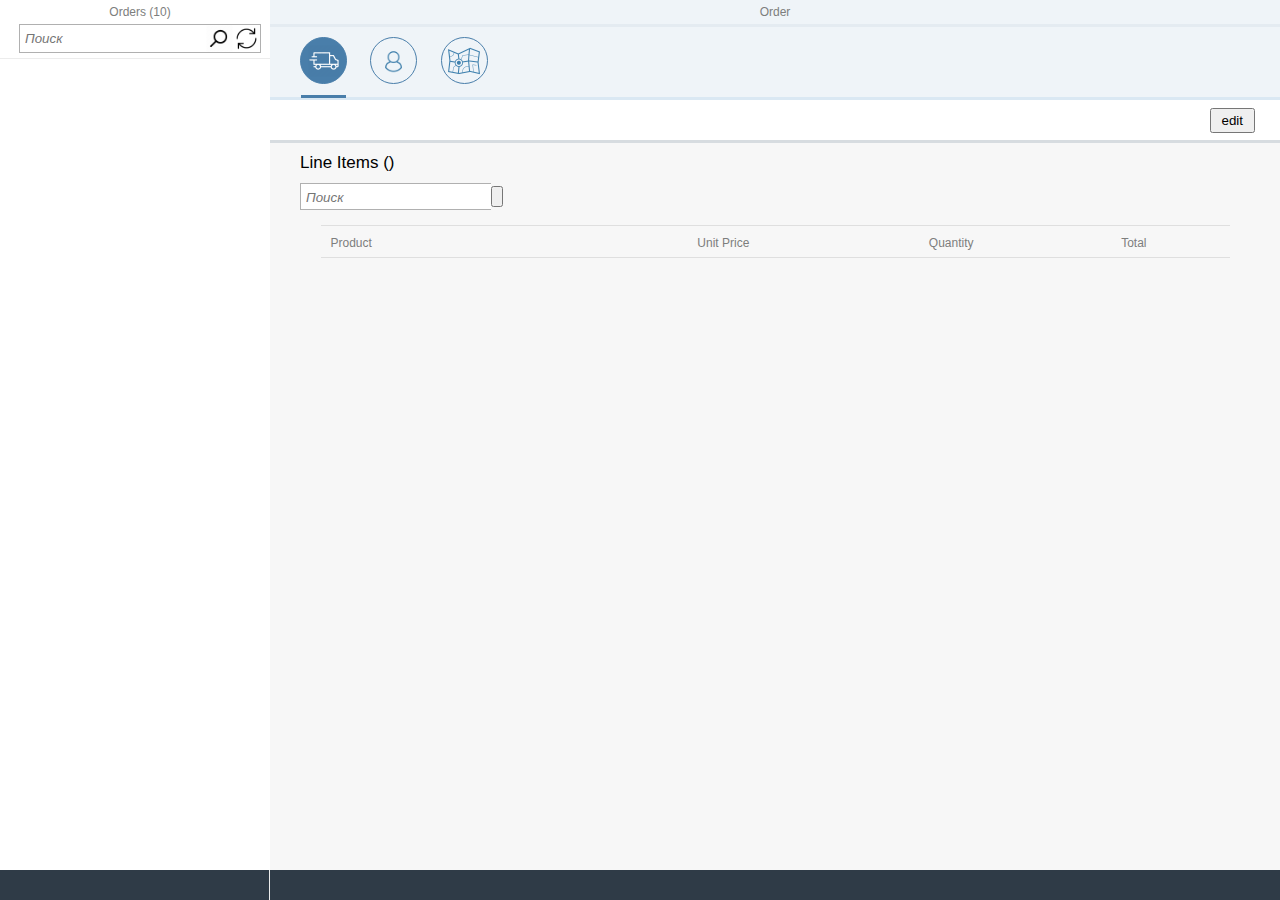
<file: index.html>
<!doctype html>
<html lang="en">
<head>
    <meta charset="UTF-8">
    <meta name="viewport"
          content="width=device-width, user-scalable=no, initial-scale=1.0, maximum-scale=1.0, minimum-scale=1.0">
    <meta http-equiv="X-UA-Compatible" content="ie=edge">
    <title>HW 4</title>
    <link rel="stylesheet" href="https://use.fontawesome.com/releases/v5.0.13/css/all.css"
          integrity="sha384-DNOHZ68U8hZfKXOrtjWvjxusGo9WQnrNx2sqG0tfsghAvtVlRW3tvkXWZh58N9jp" crossorigin="anonymous">
    <link rel="stylesheet" href="css/style.css">
    <script src="https://api-maps.yandex.ru/2.0-stable/?load=package.standard&lang=ru-RU"
            type="text/javascript"></script>

    <link rel="import" href="templates/clientInfoForm.html">
    <link rel="import" href="templates/orderItem.html">
    <link rel="import" href="templates/orderInfo.html">
    <link rel="import" href="templates/shipInfoForm.html">
    <link rel="import" href="templates/orderCreationWindow.html">
    <link rel="import" href="templates/productCreationWindow.html">

</head>
<body id="body">
<aside class="orders">
    <div class="content-wrapper">
        <header>
            <div>
                <a href="#"><i class="fas fa-chevron-left"></i></a>
                <h4>Orders (<span>10</span>)</h4></div>
            <div><input id="searchOrder" class="search" type="text" placeholder="Поиск">
                <a id="orderSearchButton" class="search-for-order" href="#"></a>
                <a id="updateButton" class="refresh-orders" href="#"></a></div>
        </header>
        <section id="allOrders" class="all-orders">
        </section>
    </div>
    <footer>
        <a id="openOrderCreationWindow" href="#orderCreationWindow"><i class="fas fa-plus"></i></a>
        <a href="#"><i class="fas fa-caret-down"></i></a>
        <a href="#"><i class="fas fa-align-justify"></i></a>
    </footer>
</aside>
<article class="current-order">
    <div class="content-wrapper" id="orderWrapper">
        <header id="orderHeader">
            <h4>Order</h4>
        </header>
        <main id="main">
            <div id="orderTitle">

            </div>
            <div class="control-buttons">
                <a id="truckButton" class="address-info selected-address-info" href="#"></a>
                <a id="clientButton" class="client-info" href="#"></a>
                <a id="mapButton" class="address-map" href="#"></a>
            </div>
            <div class="info-about-order" id="infoAboutOrder">
                <div class="buttons">
                    <button id="editButton">edit</button>
                    <button id="saveButton" class="invisibility">save</button>
                </div>
            </div>
            <div class="line-items">
                <div>
                    <h3>Line Items (<span id="numOfProducts"></span>)</h3>
                    <input class="product-search search" id="searchProduct" type="text" placeholder="Поиск"><!--
                    --><button id="productSearchButton"><i class="fas fa-search" data-fa-transform="rotate-180"></i>
                    </button>
                    <a id="openProductCreationWindow" href="#productCreationWindow"><i class="fas fa-plus"></i></a>
                </div>

                <table id="productList" class="product-list">
                    <thead id="titleOfProductList">
                    <tr id="headRow">
                        <th data-type="string">Product
                            <i class="fas fa-caret-up"></i>
                            <i class="fas fa-caret-down"></i>
                        </th>
                        <th data-type="number">Unit Price
                            <i class="fas fa-caret-up"></i>
                            <i class="fas fa-caret-down"></i>
                        </th>
                        <th data-type="number">Quantity
                            <i class="fas fa-caret-up"></i>
                            <i class="fas fa-caret-down"></i>
                        </th>
                        <th data-type="number">Total
                            <i class="fas fa-caret-up"></i>
                            <i class="fas fa-caret-down"></i>
                        </th>
                        <th></th>
                    </tr>
                    </thead>
                    <tbody id="bodyOfProductList"></tbody>
                </table>
                <div class="line"></div>
            </div>
        </main>
    </div>
    <footer>
        <a id="deleteOrder" href="#"><i class="far fa-trash-alt"></i></a>
        <a href="#"><i class="far fa-envelope"></i></a>
    </footer>
</article>

<script src="js/View.js"></script>
<script src="js/PopupView.js"></script>
<script src="js/Model.js"></script>
<script src="js/Controller.js"></script>

</body>
</html>
</file>
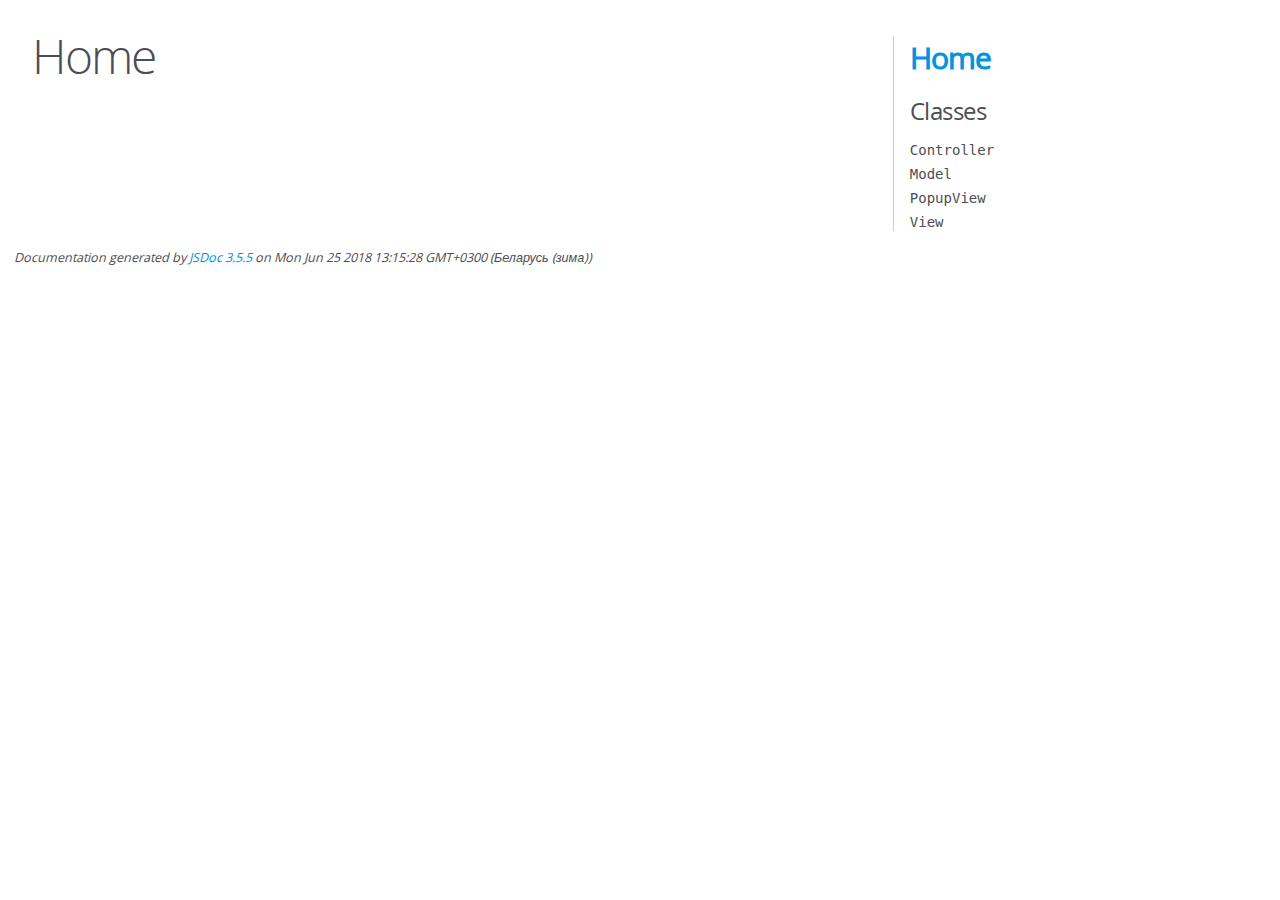
<file: out/index.html>
<!DOCTYPE html>
<html lang="en">
<head>
    <meta charset="utf-8">
    <title>JSDoc: Home</title>

    <script src="scripts/prettify/prettify.js"> </script>
    <script src="scripts/prettify/lang-css.js"> </script>
    <!--[if lt IE 9]>
      <script src="//html5shiv.googlecode.com/svn/trunk/html5.js"></script>
    <![endif]-->
    <link type="text/css" rel="stylesheet" href="styles/prettify-tomorrow.css">
    <link type="text/css" rel="stylesheet" href="styles/jsdoc-default.css">
</head>

<body>

<div id="main">

    <h1 class="page-title">Home</h1>

    



    


    <h3> </h3>










    









</div>

<nav>
    <h2><a href="index.html">Home</a></h2><h3>Classes</h3><ul><li><a href="Controller.html">Controller</a></li><li><a href="Model.html">Model</a></li><li><a href="PopupView.html">PopupView</a></li><li><a href="View.html">View</a></li></ul>
</nav>

<br class="clear">

<footer>
    Documentation generated by <a href="https://github.com/jsdoc3/jsdoc">JSDoc 3.5.5</a> on Mon Jun 25 2018 13:15:28 GMT+0300 (Беларусь (зима))
</footer>

<script> prettyPrint(); </script>
<script src="scripts/linenumber.js"> </script>
</body>
</html>
</file>
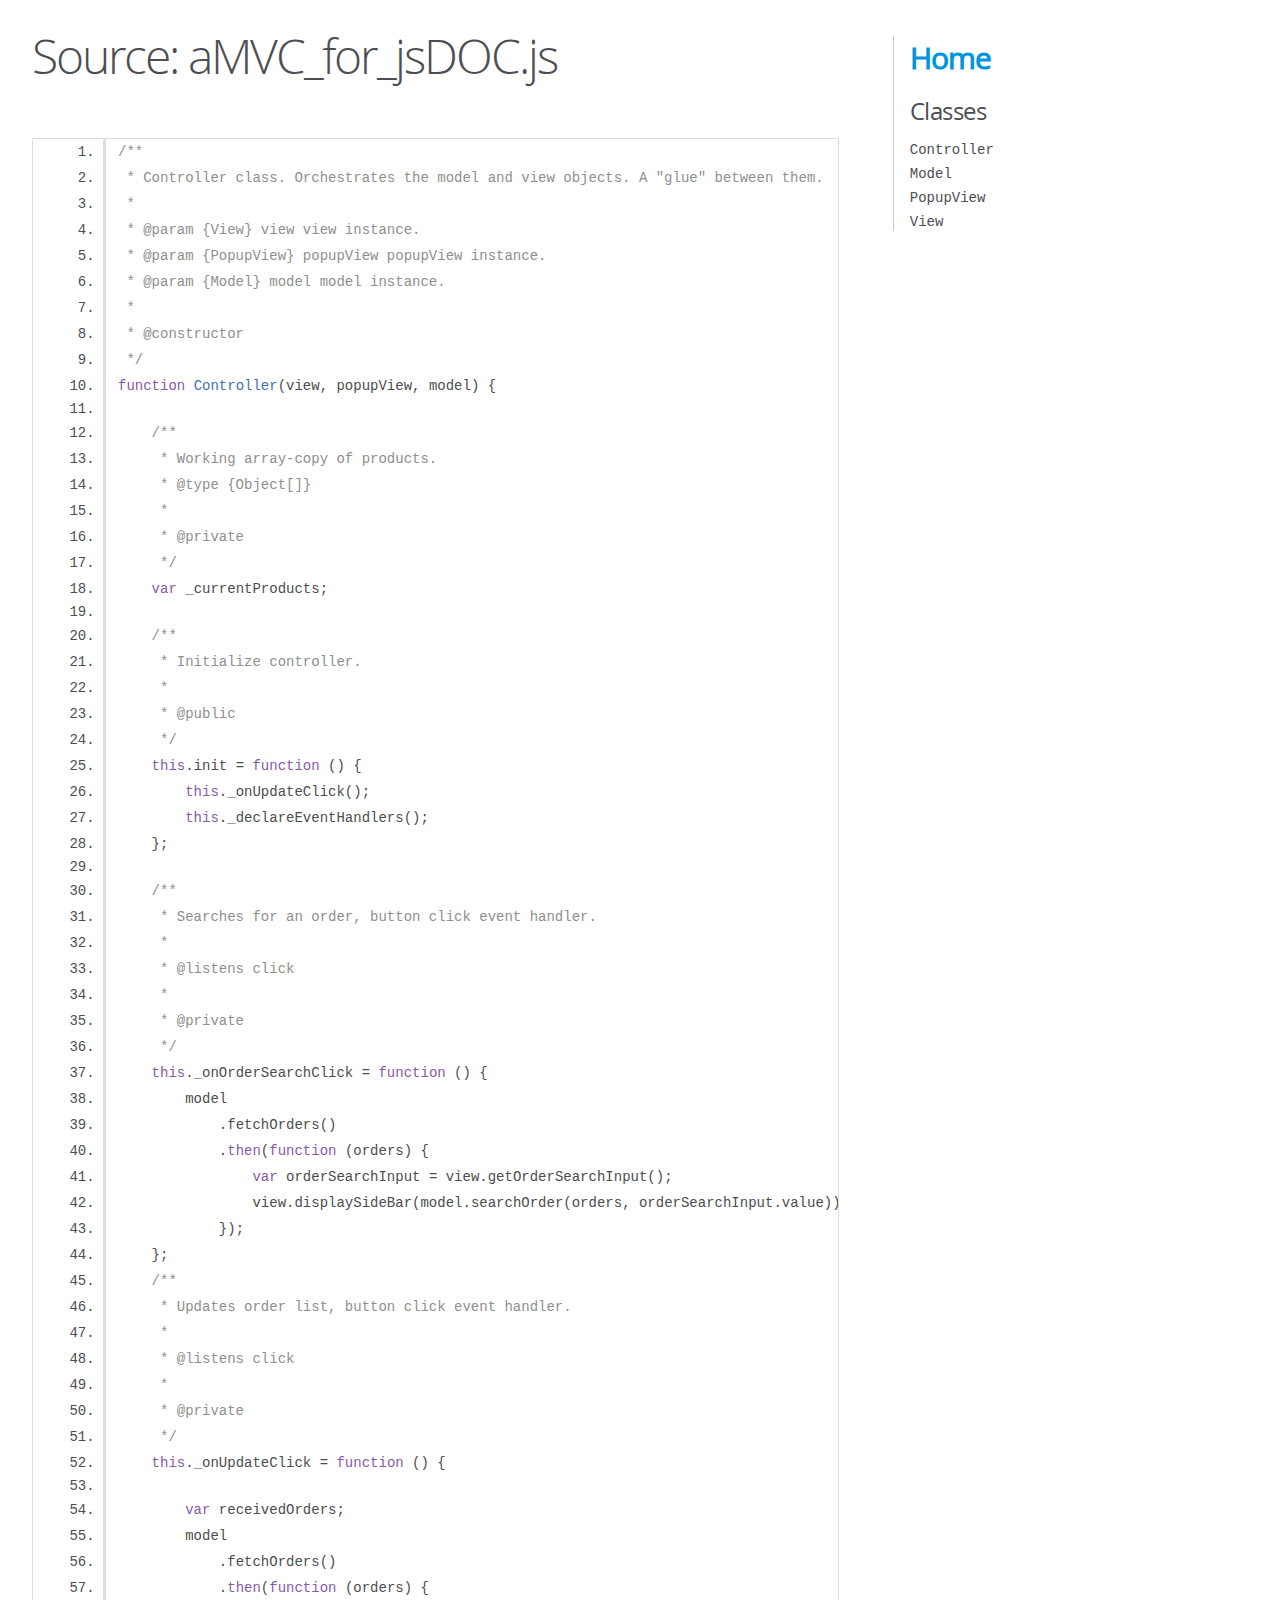
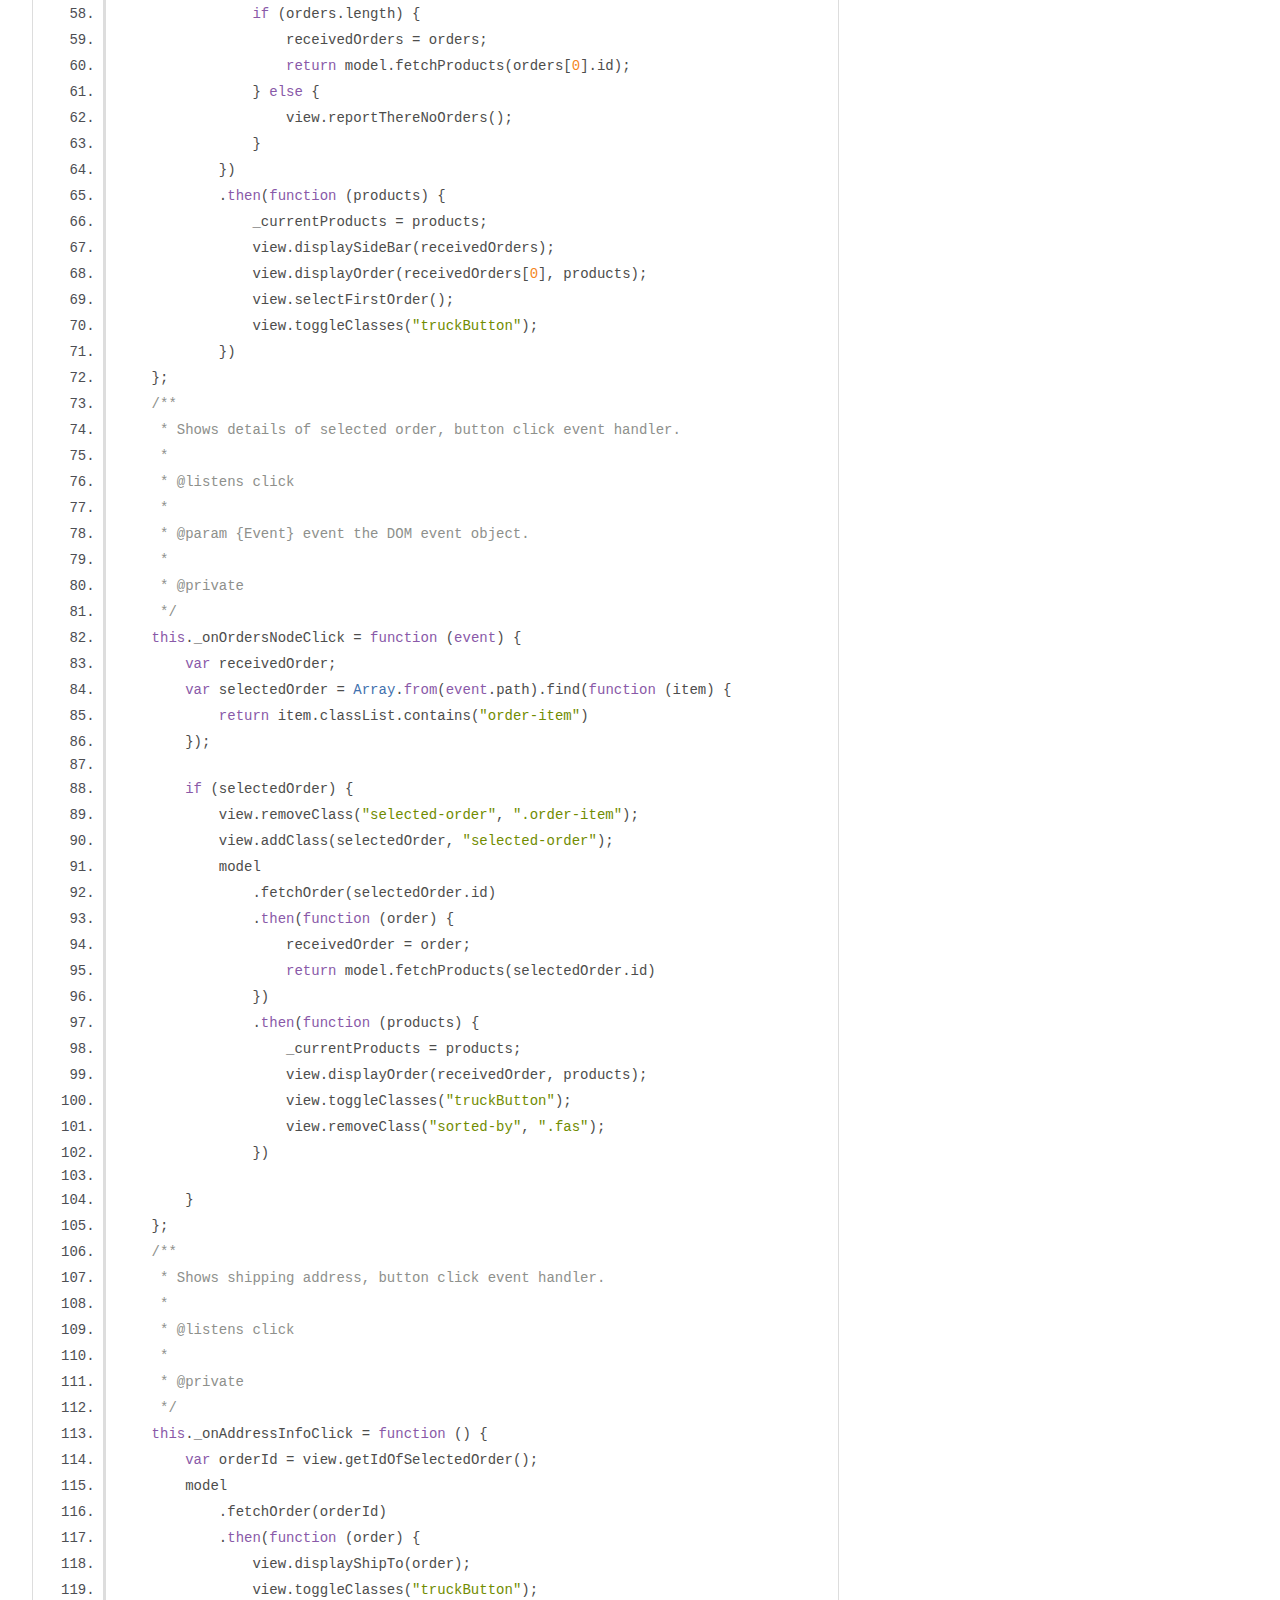
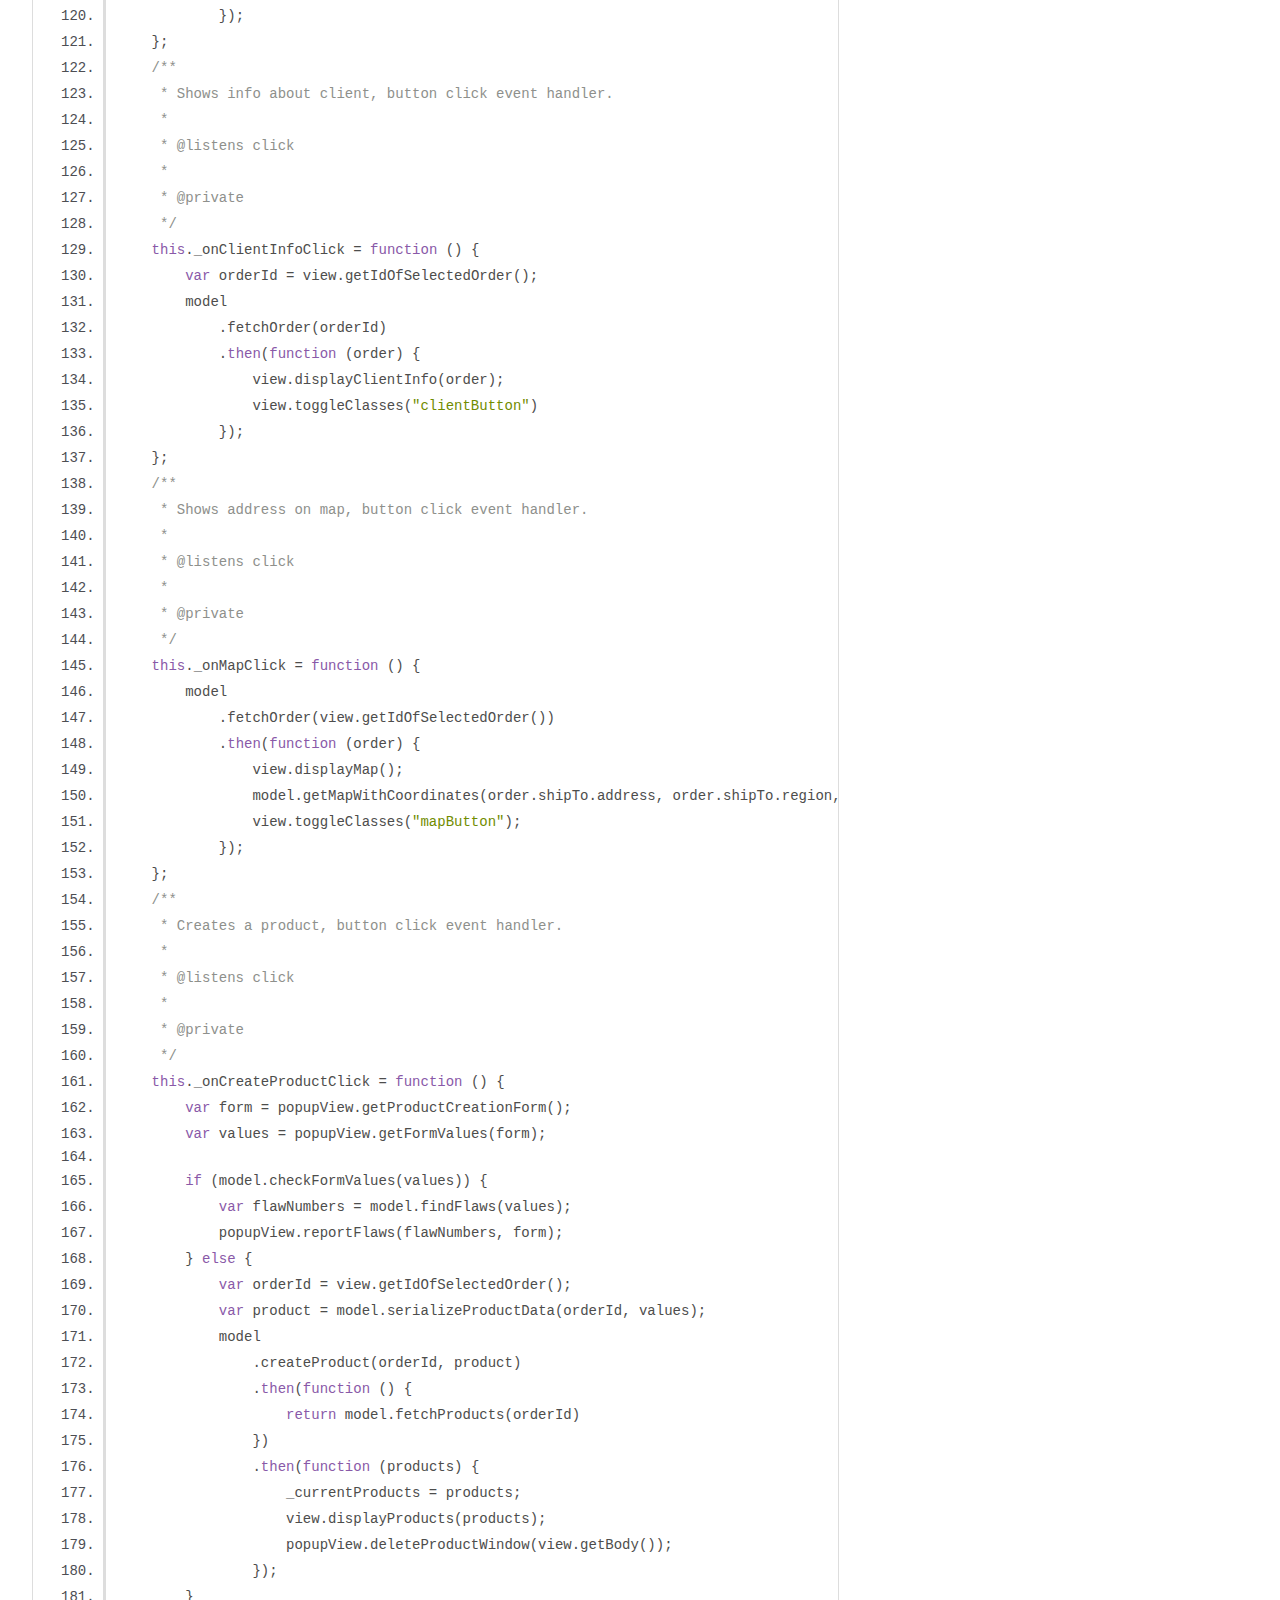
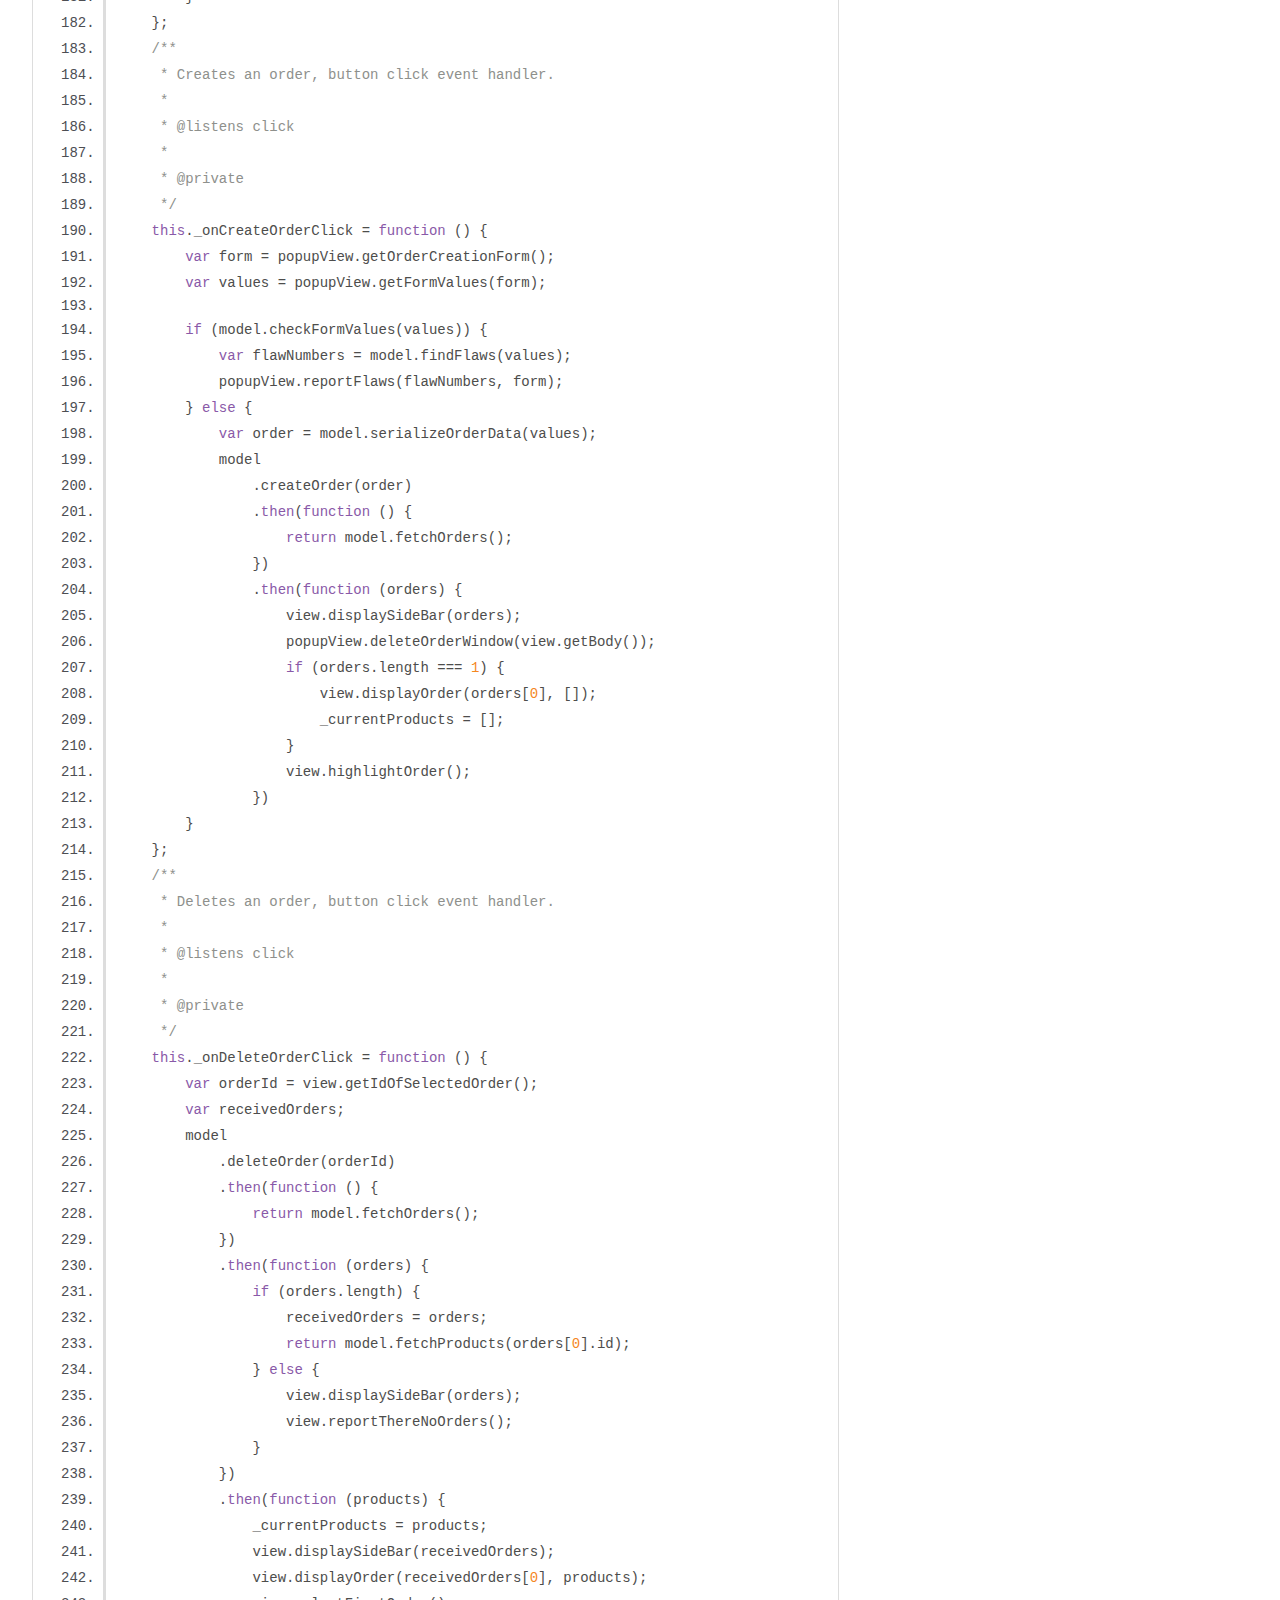
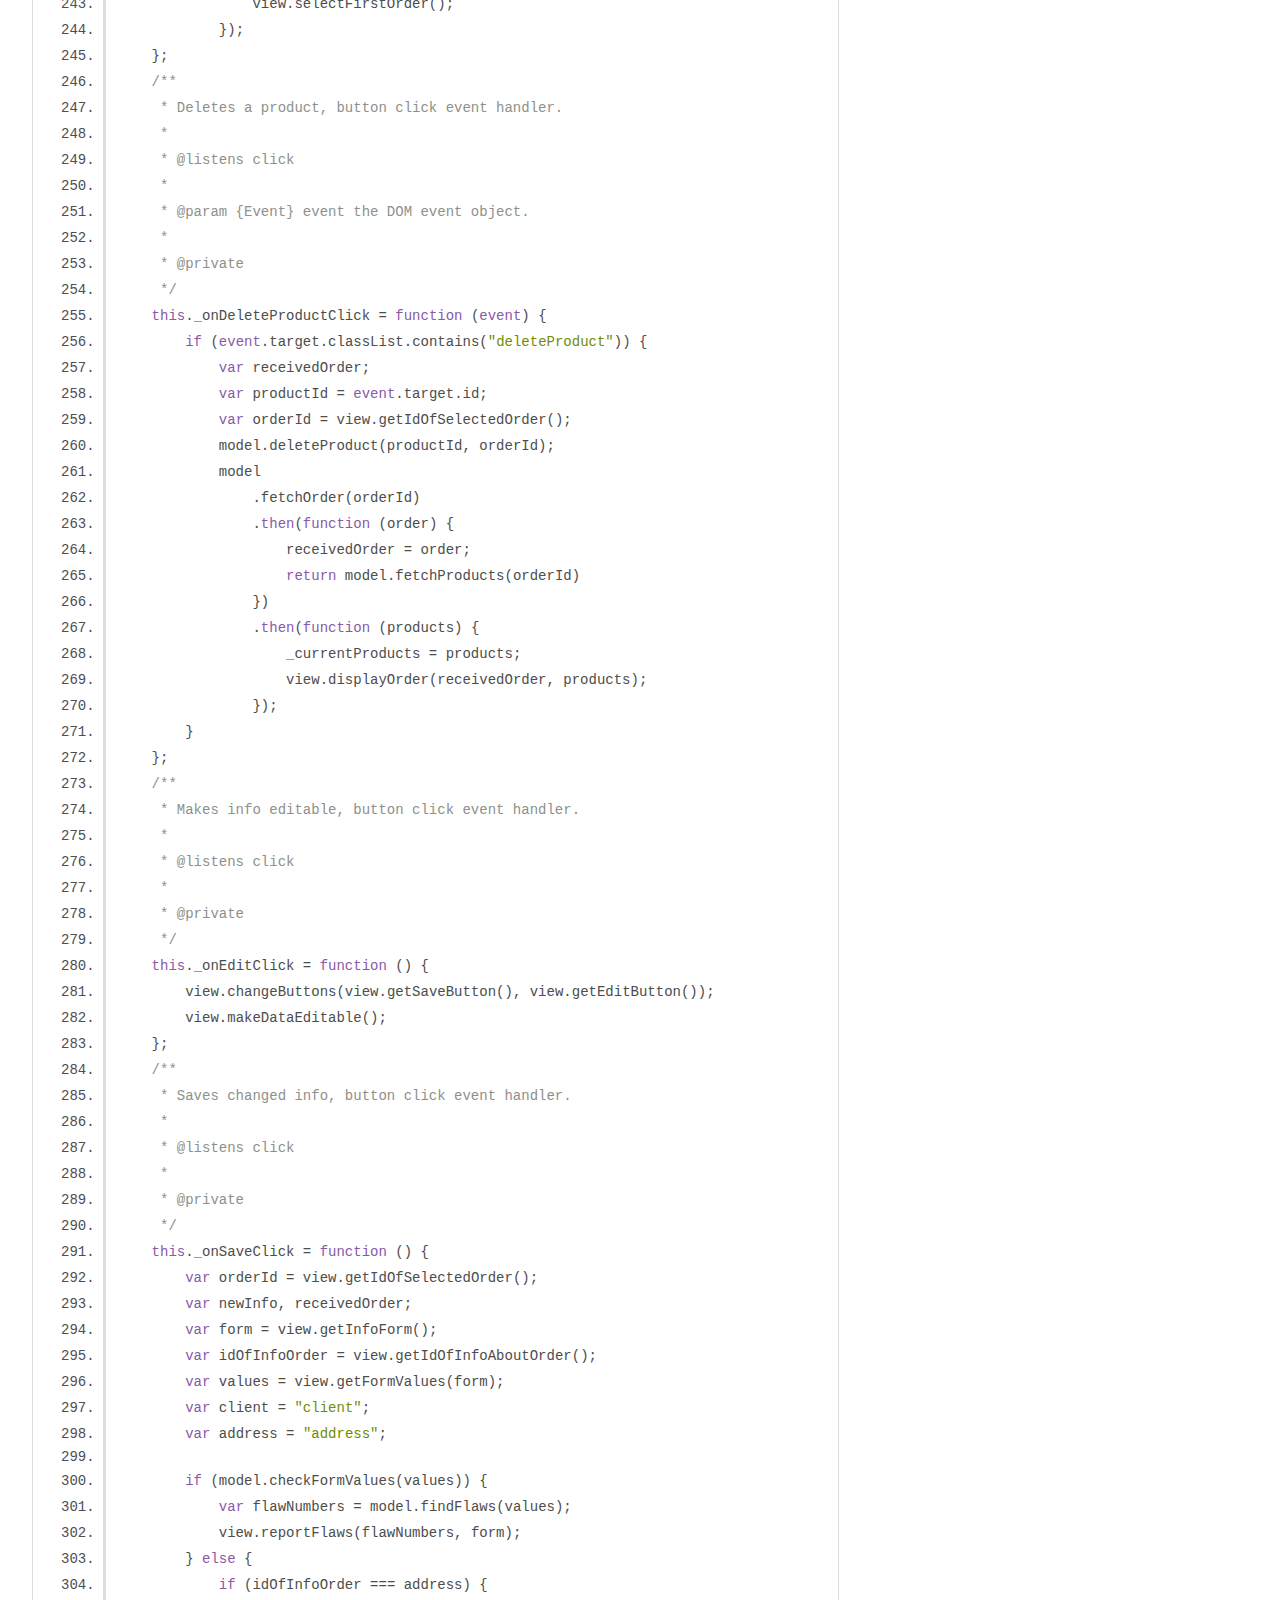
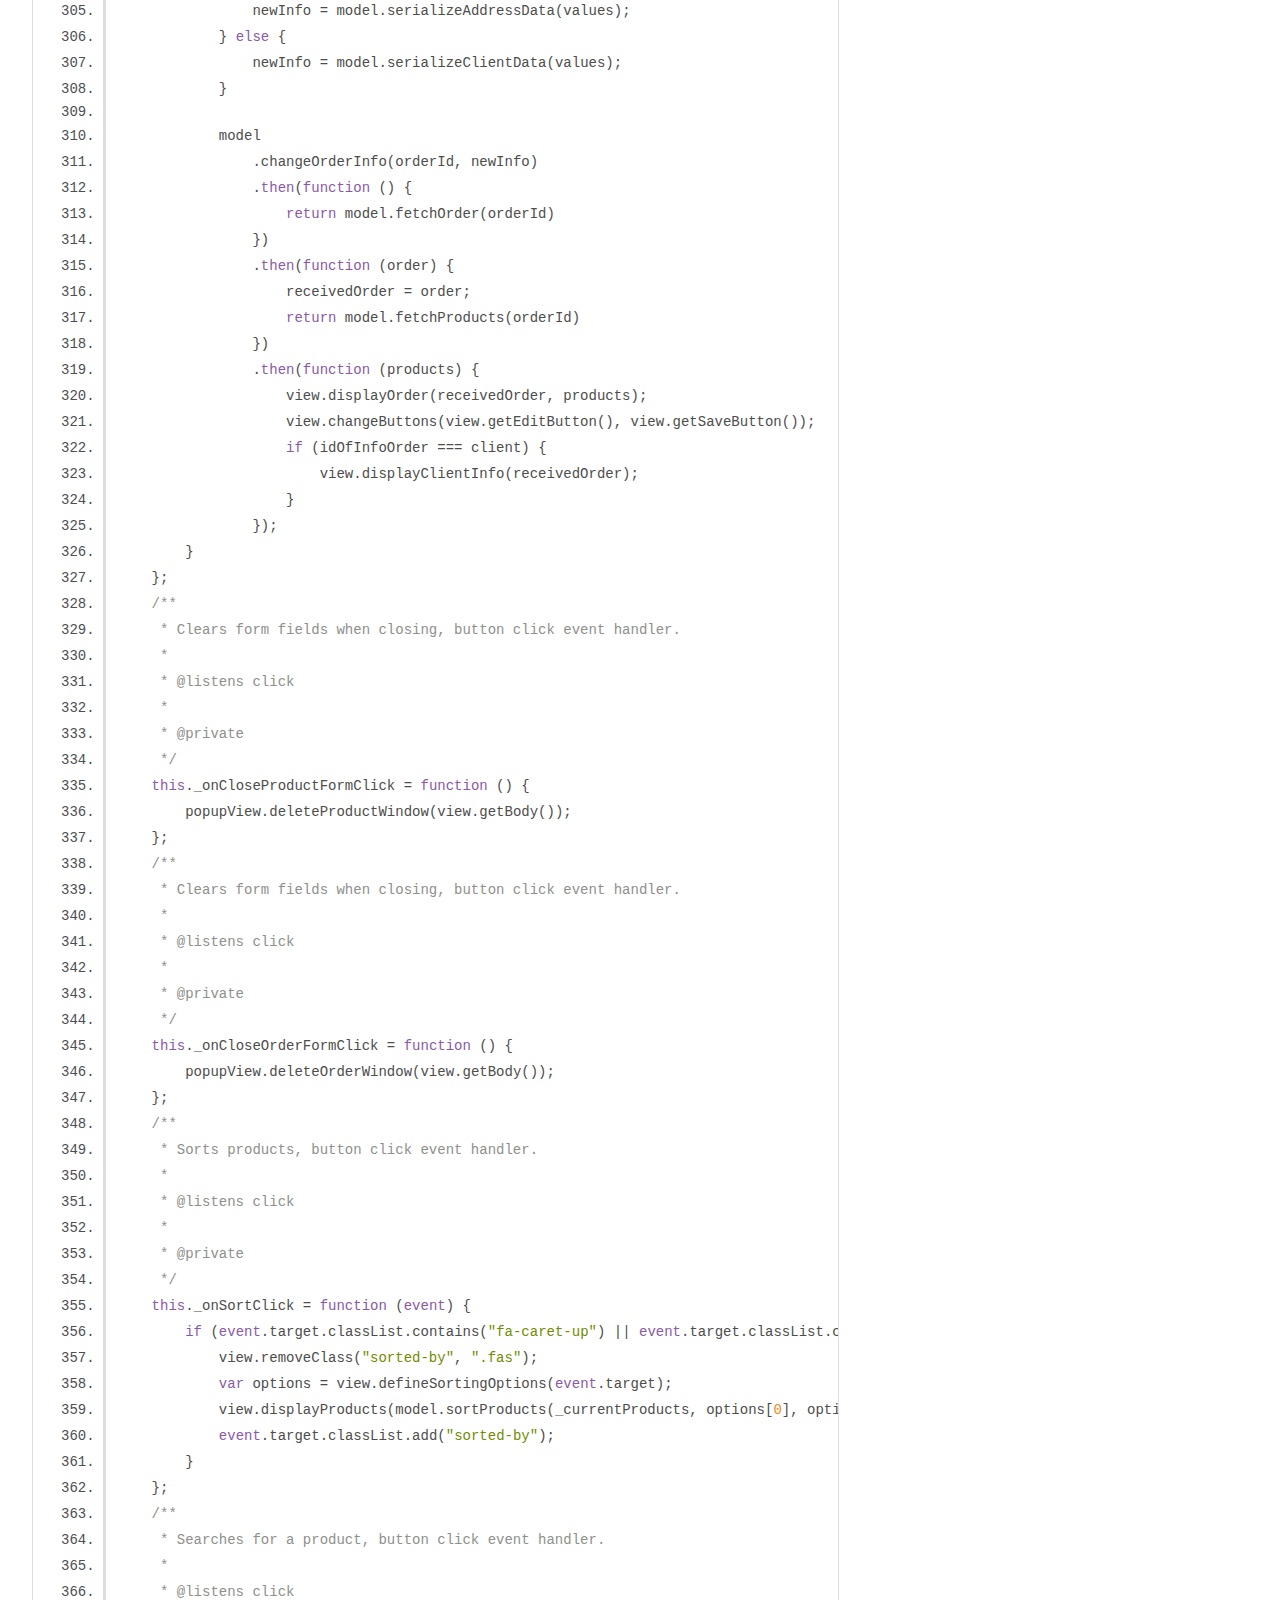
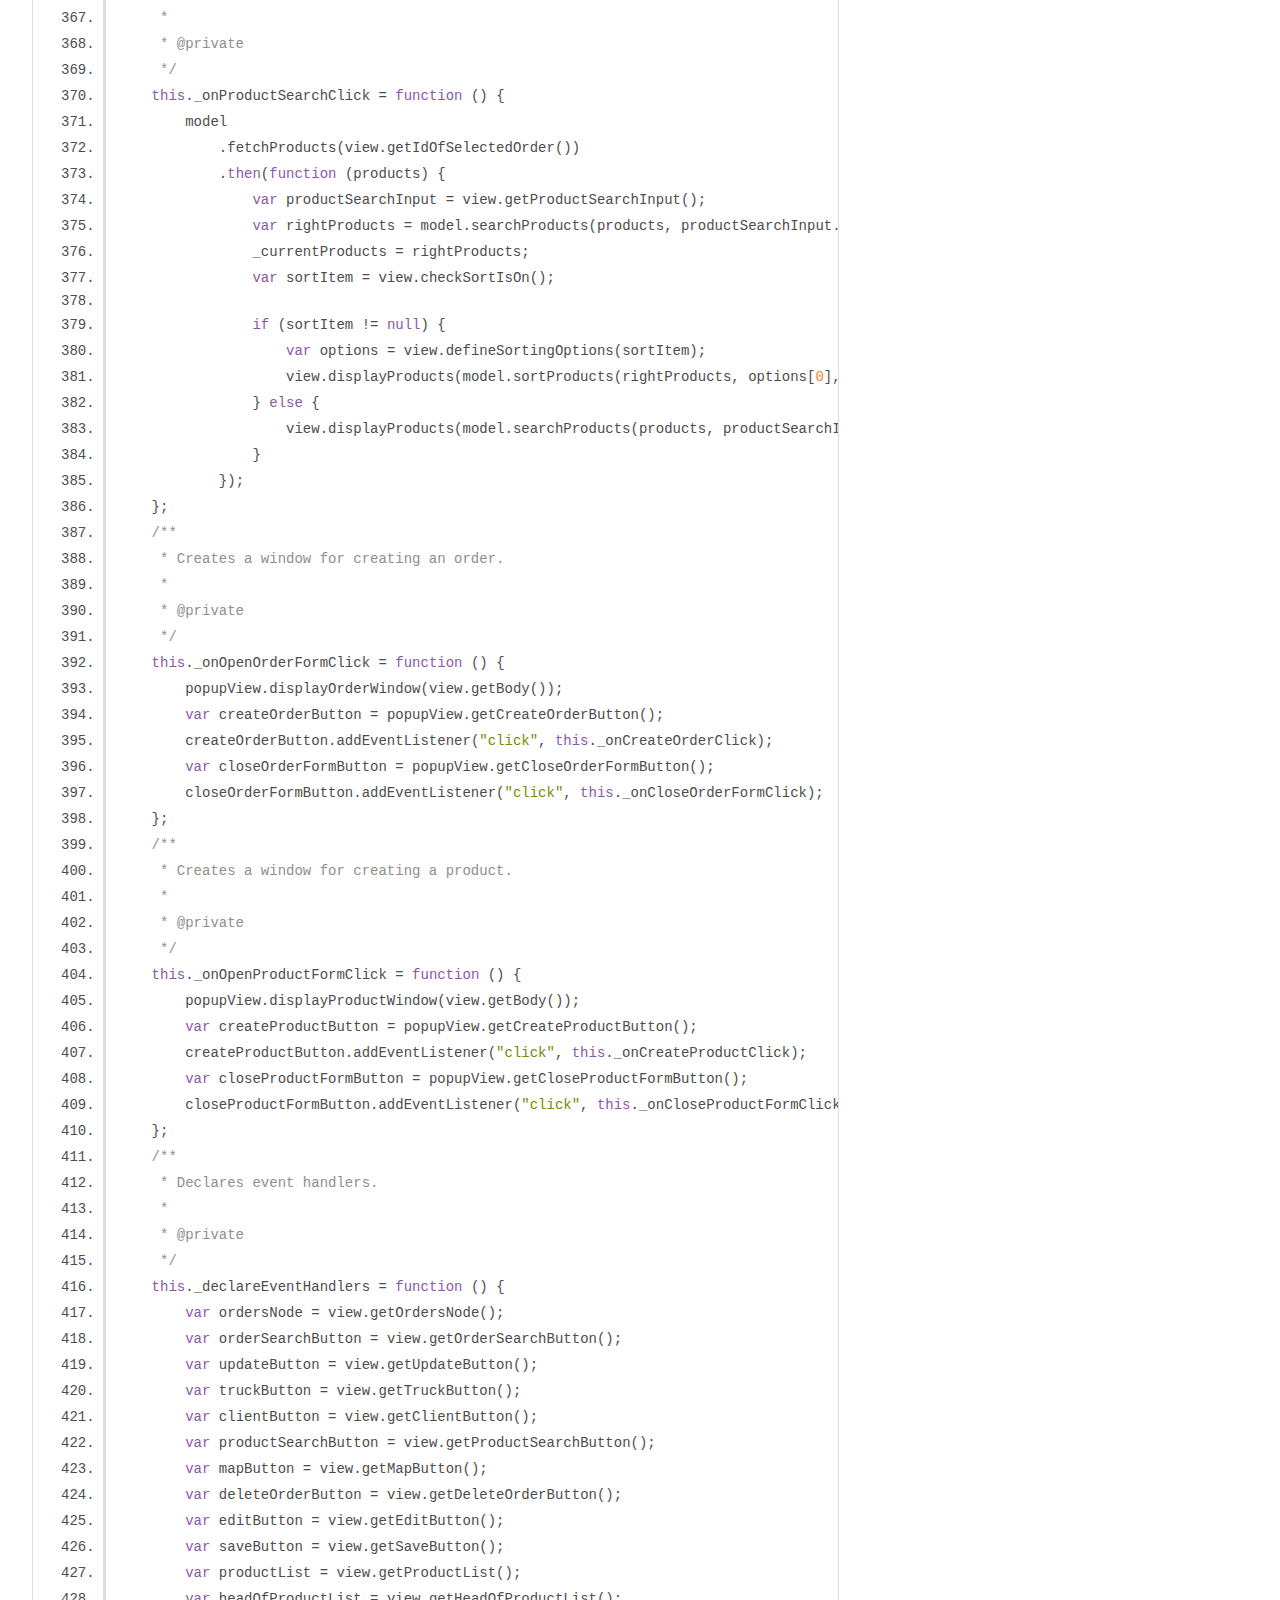
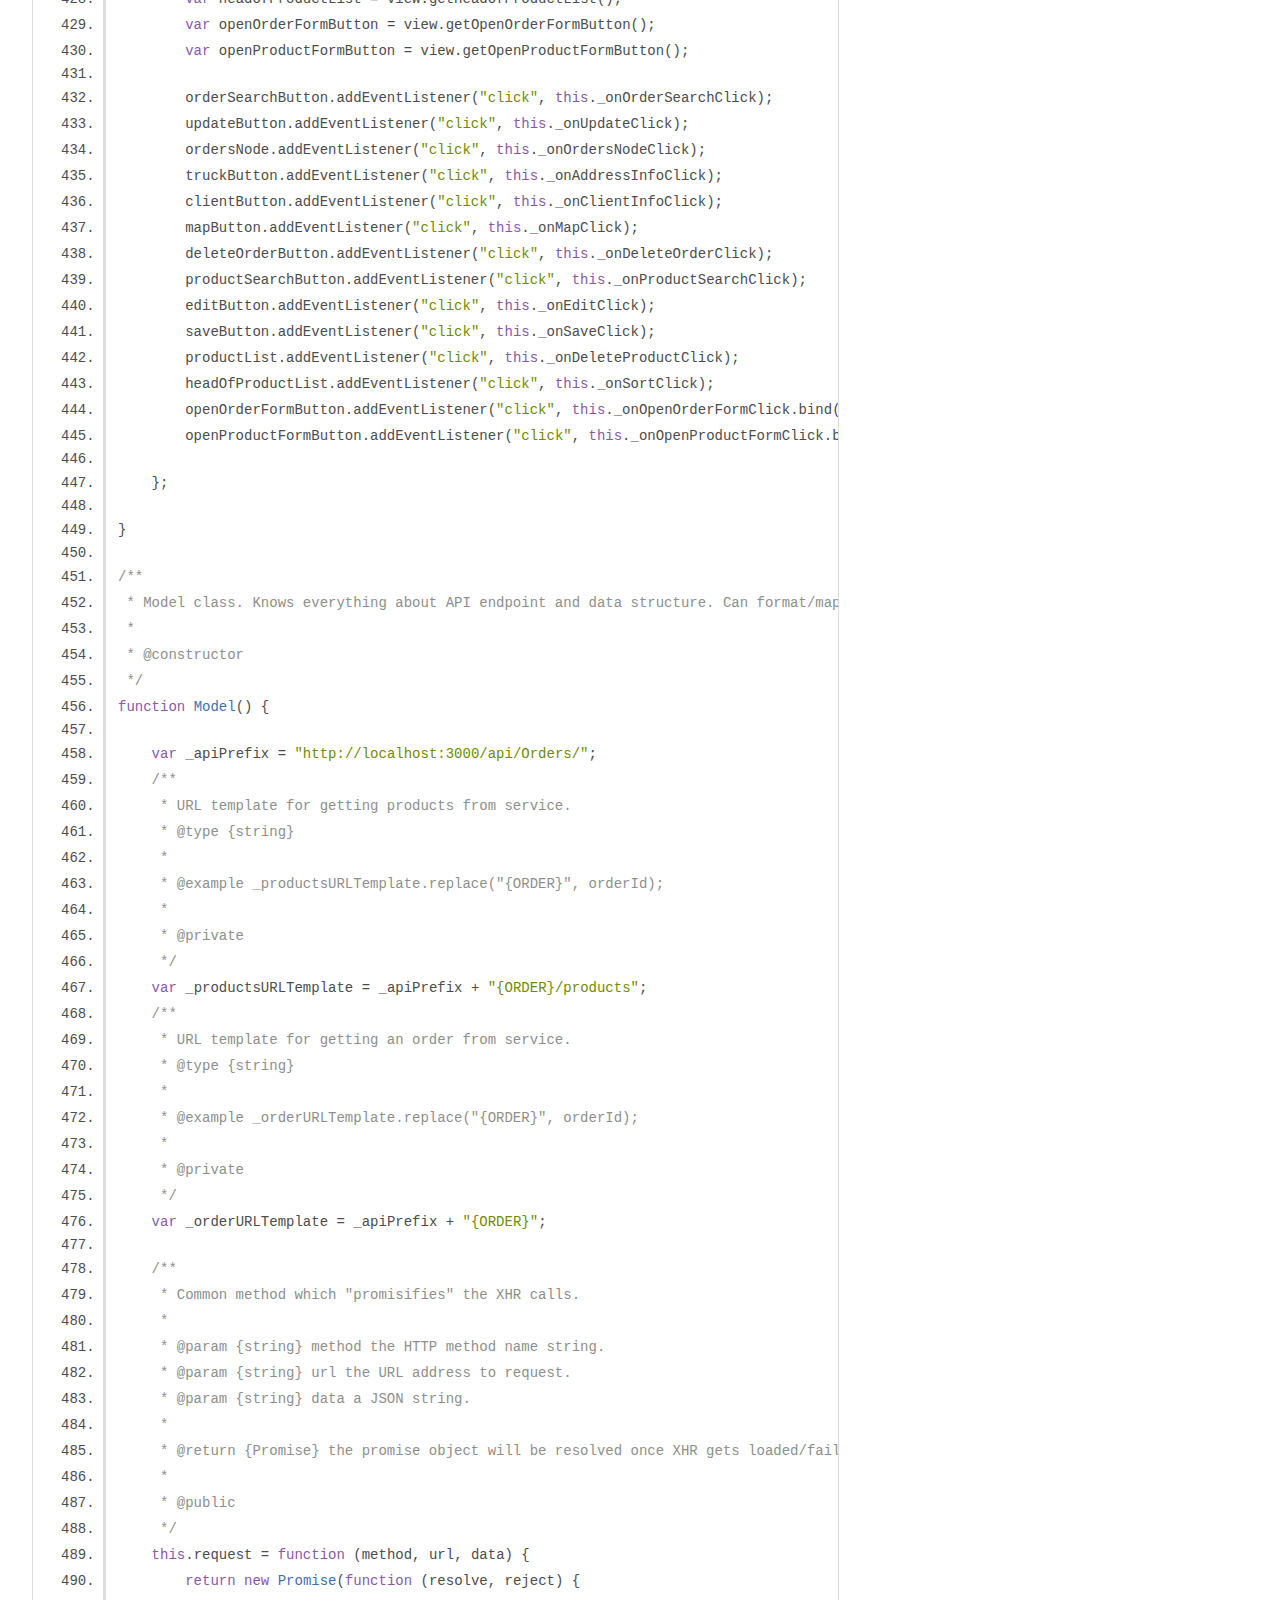
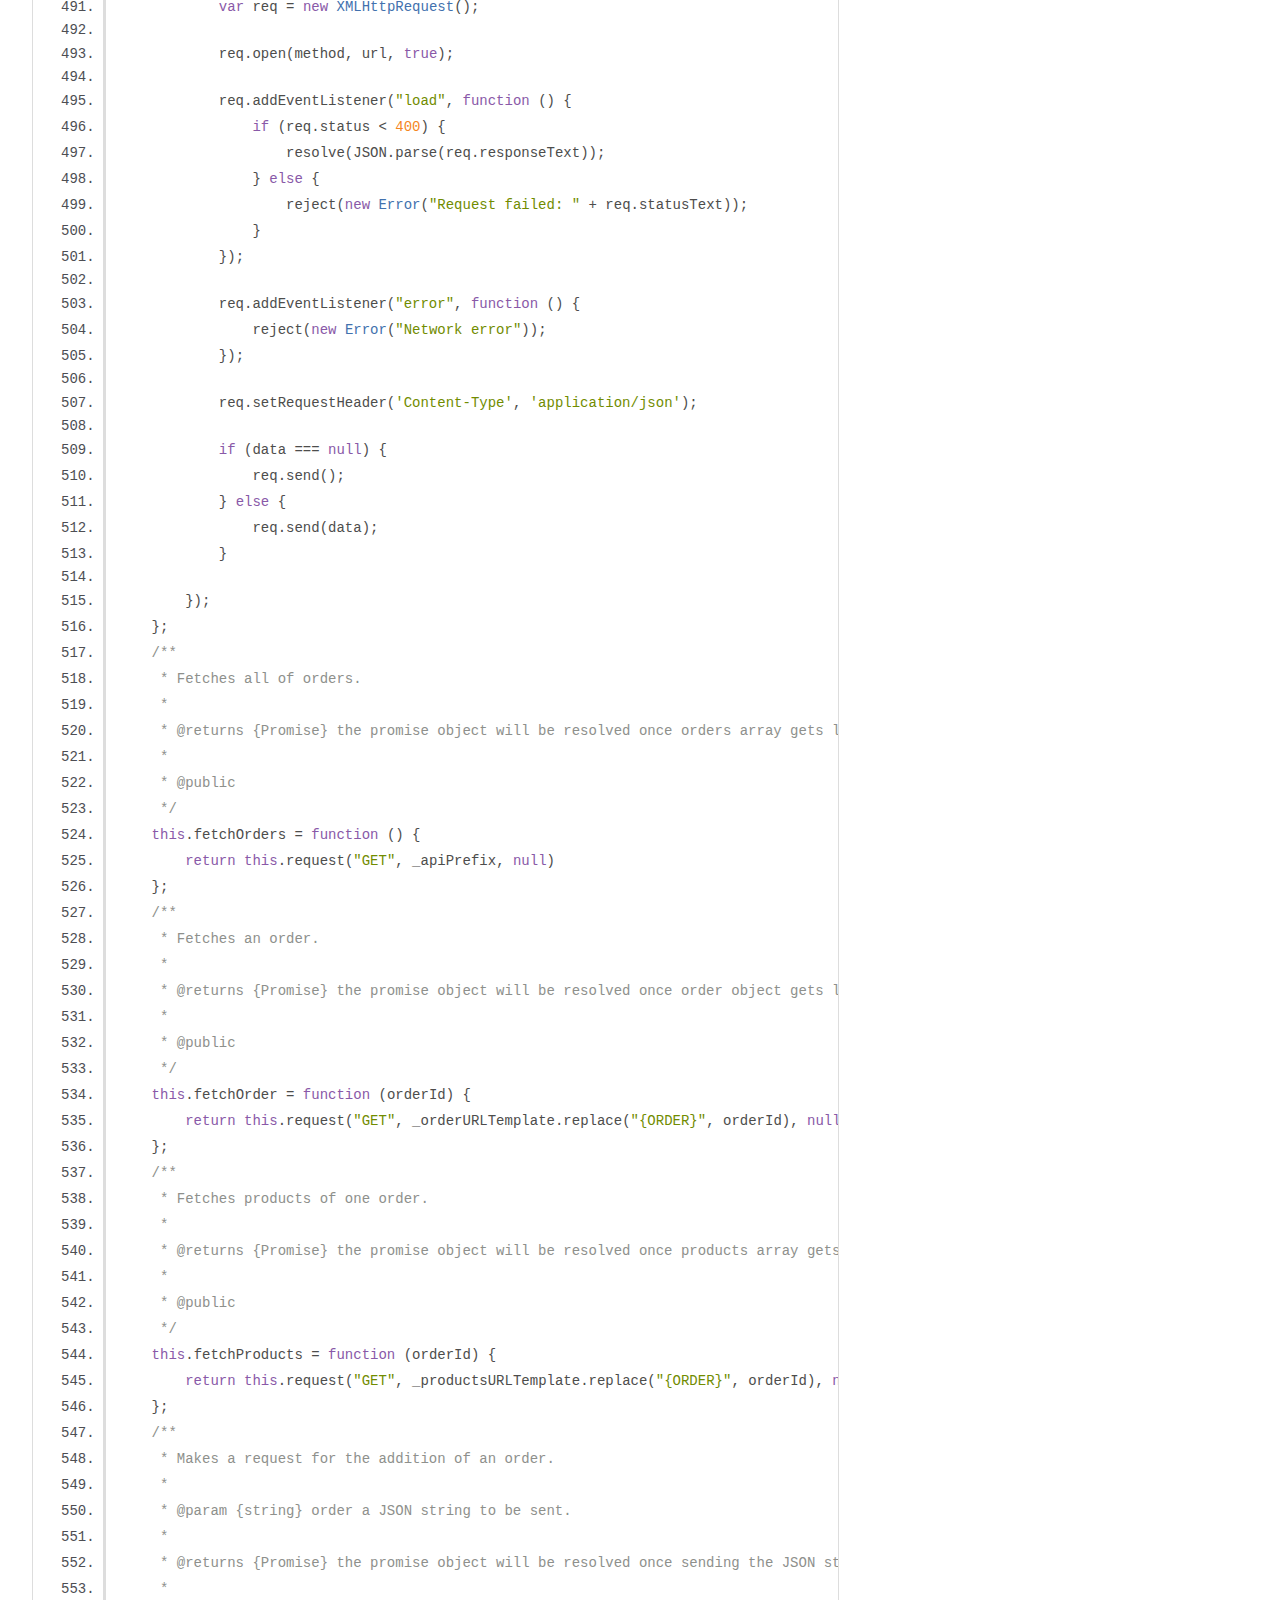
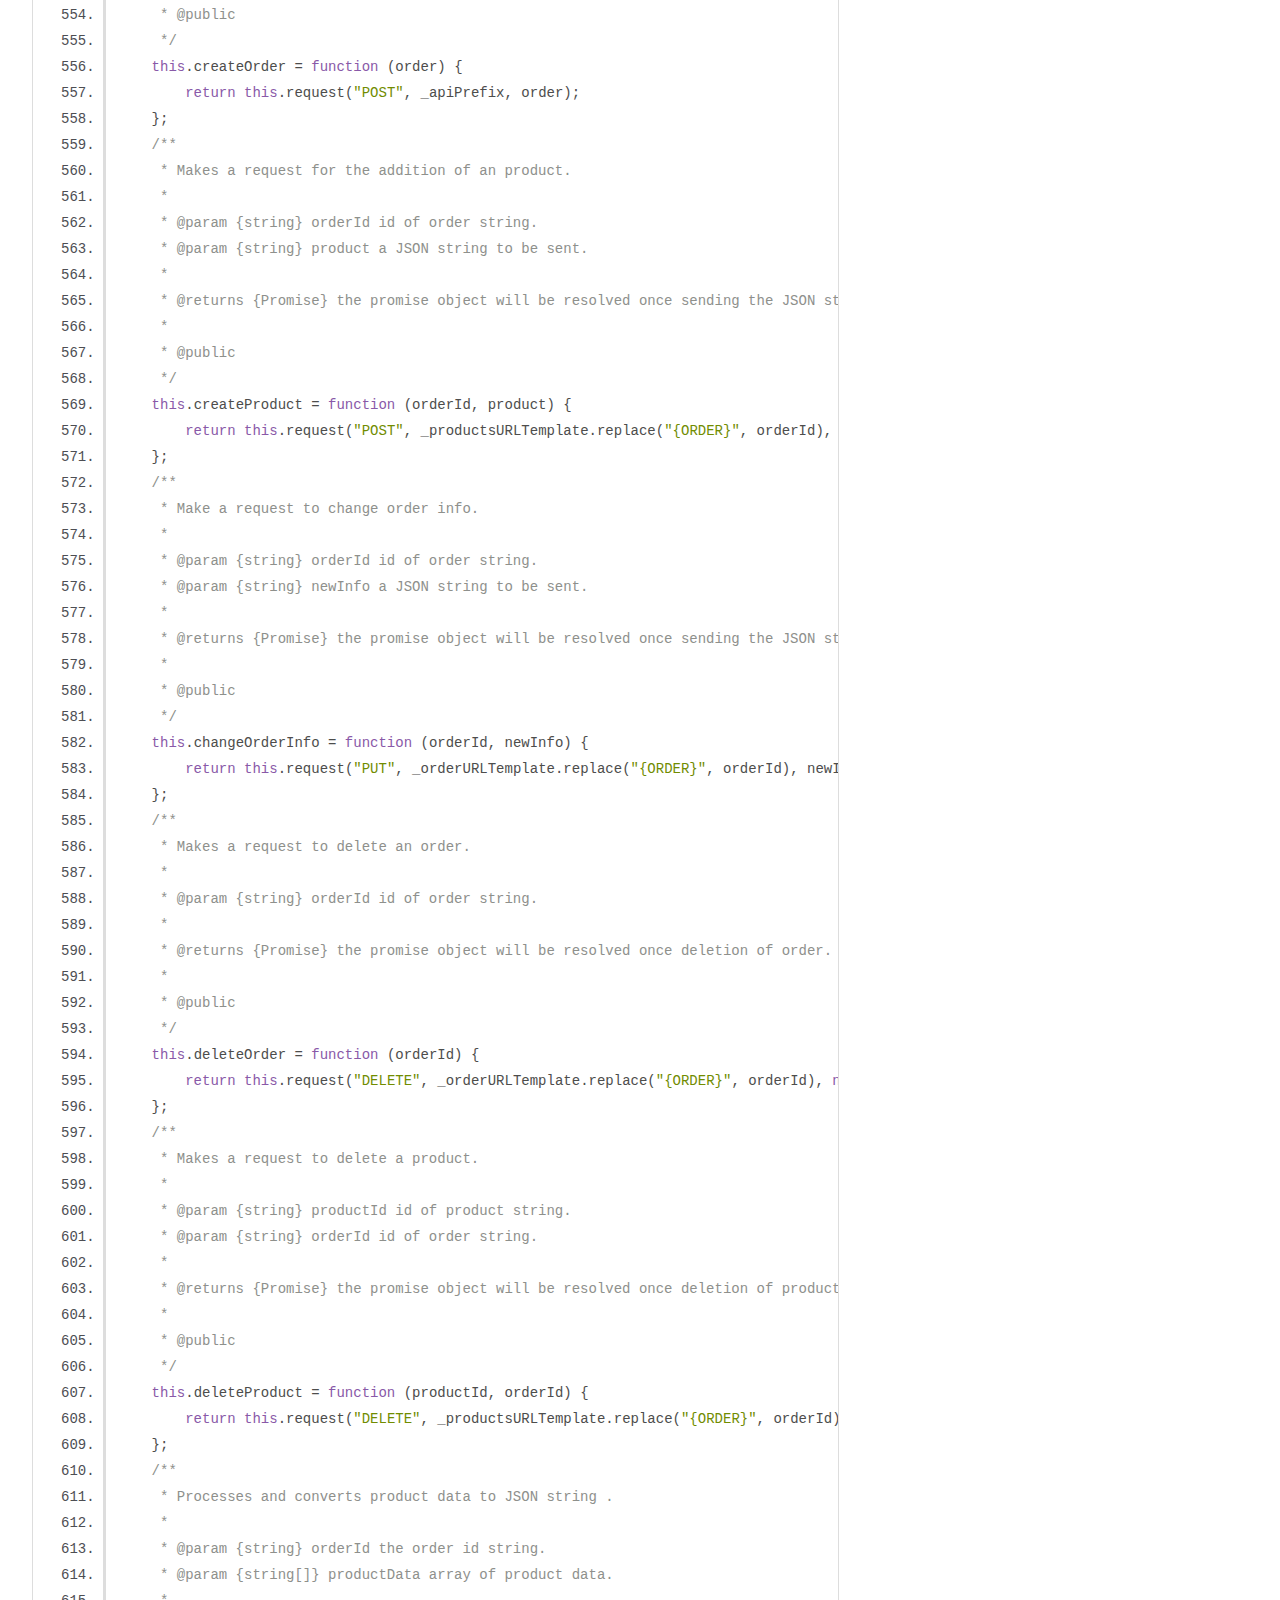
<file: out/aMVC_for_jsDoc.js.html>
<!DOCTYPE html>
<html lang="en">
<head>
    <meta charset="utf-8">
    <title>JSDoc: Source: aMVC_for_jsDOC.js</title>

    <script src="scripts/prettify/prettify.js"> </script>
    <script src="scripts/prettify/lang-css.js"> </script>
    <!--[if lt IE 9]>
      <script src="//html5shiv.googlecode.com/svn/trunk/html5.js"></script>
    <![endif]-->
    <link type="text/css" rel="stylesheet" href="styles/prettify-tomorrow.css">
    <link type="text/css" rel="stylesheet" href="styles/jsdoc-default.css">
</head>

<body>

<div id="main">

    <h1 class="page-title">Source: aMVC_for_jsDOC.js</h1>

    



    
    <section>
        <article>
            <pre class="prettyprint source linenums"><code>/**
 * Controller class. Orchestrates the model and view objects. A "glue" between them.
 *
 * @param {View} view view instance.
 * @param {PopupView} popupView popupView instance.
 * @param {Model} model model instance.
 *
 * @constructor
 */
function Controller(view, popupView, model) {

    /**
     * Working array-copy of products.
     * @type {Object[]}
     *
     * @private
     */
    var _currentProducts;

    /**
     * Initialize controller.
     *
     * @public
     */
    this.init = function () {
        this._onUpdateClick();
        this._declareEventHandlers();
    };

    /**
     * Searches for an order, button click event handler.
     *
     * @listens click
     *
     * @private
     */
    this._onOrderSearchClick = function () {
        model
            .fetchOrders()
            .then(function (orders) {
                var orderSearchInput = view.getOrderSearchInput();
                view.displaySideBar(model.searchOrder(orders, orderSearchInput.value));
            });
    };
    /**
     * Updates order list, button click event handler.
     *
     * @listens click
     *
     * @private
     */
    this._onUpdateClick = function () {

        var receivedOrders;
        model
            .fetchOrders()
            .then(function (orders) {
                if (orders.length) {
                    receivedOrders = orders;
                    return model.fetchProducts(orders[0].id);
                } else {
                    view.reportThereNoOrders();
                }
            })
            .then(function (products) {
                _currentProducts = products;
                view.displaySideBar(receivedOrders);
                view.displayOrder(receivedOrders[0], products);
                view.selectFirstOrder();
                view.toggleClasses("truckButton");
            })
    };
    /**
     * Shows details of selected order, button click event handler.
     *
     * @listens click
     *
     * @param {Event} event the DOM event object.
     *
     * @private
     */
    this._onOrdersNodeClick = function (event) {
        var receivedOrder;
        var selectedOrder = Array.from(event.path).find(function (item) {
            return item.classList.contains("order-item")
        });

        if (selectedOrder) {
            view.removeClass("selected-order", ".order-item");
            view.addClass(selectedOrder, "selected-order");
            model
                .fetchOrder(selectedOrder.id)
                .then(function (order) {
                    receivedOrder = order;
                    return model.fetchProducts(selectedOrder.id)
                })
                .then(function (products) {
                    _currentProducts = products;
                    view.displayOrder(receivedOrder, products);
                    view.toggleClasses("truckButton");
                    view.removeClass("sorted-by", ".fas");
                })

        }
    };
    /**
     * Shows shipping address, button click event handler.
     *
     * @listens click
     *
     * @private
     */
    this._onAddressInfoClick = function () {
        var orderId = view.getIdOfSelectedOrder();
        model
            .fetchOrder(orderId)
            .then(function (order) {
                view.displayShipTo(order);
                view.toggleClasses("truckButton");
            });
    };
    /**
     * Shows info about client, button click event handler.
     *
     * @listens click
     *
     * @private
     */
    this._onClientInfoClick = function () {
        var orderId = view.getIdOfSelectedOrder();
        model
            .fetchOrder(orderId)
            .then(function (order) {
                view.displayClientInfo(order);
                view.toggleClasses("clientButton")
            });
    };
    /**
     * Shows address on map, button click event handler.
     *
     * @listens click
     *
     * @private
     */
    this._onMapClick = function () {
        model
            .fetchOrder(view.getIdOfSelectedOrder())
            .then(function (order) {
                view.displayMap();
                model.getMapWithCoordinates(order.shipTo.address, order.shipTo.region, order.shipTo.country);
                view.toggleClasses("mapButton");
            });
    };
    /**
     * Creates a product, button click event handler.
     *
     * @listens click
     *
     * @private
     */
    this._onCreateProductClick = function () {
        var form = popupView.getProductCreationForm();
        var values = popupView.getFormValues(form);

        if (model.checkFormValues(values)) {
            var flawNumbers = model.findFlaws(values);
            popupView.reportFlaws(flawNumbers, form);
        } else {
            var orderId = view.getIdOfSelectedOrder();
            var product = model.serializeProductData(orderId, values);
            model
                .createProduct(orderId, product)
                .then(function () {
                    return model.fetchProducts(orderId)
                })
                .then(function (products) {
                    _currentProducts = products;
                    view.displayProducts(products);
                    popupView.deleteProductWindow(view.getBody());
                });
        }
    };
    /**
     * Creates an order, button click event handler.
     *
     * @listens click
     *
     * @private
     */
    this._onCreateOrderClick = function () {
        var form = popupView.getOrderCreationForm();
        var values = popupView.getFormValues(form);

        if (model.checkFormValues(values)) {
            var flawNumbers = model.findFlaws(values);
            popupView.reportFlaws(flawNumbers, form);
        } else {
            var order = model.serializeOrderData(values);
            model
                .createOrder(order)
                .then(function () {
                    return model.fetchOrders();
                })
                .then(function (orders) {
                    view.displaySideBar(orders);
                    popupView.deleteOrderWindow(view.getBody());
                    if (orders.length === 1) {
                        view.displayOrder(orders[0], []);
                        _currentProducts = [];
                    }
                    view.highlightOrder();
                })
        }
    };
    /**
     * Deletes an order, button click event handler.
     *
     * @listens click
     *
     * @private
     */
    this._onDeleteOrderClick = function () {
        var orderId = view.getIdOfSelectedOrder();
        var receivedOrders;
        model
            .deleteOrder(orderId)
            .then(function () {
                return model.fetchOrders();
            })
            .then(function (orders) {
                if (orders.length) {
                    receivedOrders = orders;
                    return model.fetchProducts(orders[0].id);
                } else {
                    view.displaySideBar(orders);
                    view.reportThereNoOrders();
                }
            })
            .then(function (products) {
                _currentProducts = products;
                view.displaySideBar(receivedOrders);
                view.displayOrder(receivedOrders[0], products);
                view.selectFirstOrder();
            });
    };
    /**
     * Deletes a product, button click event handler.
     *
     * @listens click
     *
     * @param {Event} event the DOM event object.
     *
     * @private
     */
    this._onDeleteProductClick = function (event) {
        if (event.target.classList.contains("deleteProduct")) {
            var receivedOrder;
            var productId = event.target.id;
            var orderId = view.getIdOfSelectedOrder();
            model.deleteProduct(productId, orderId);
            model
                .fetchOrder(orderId)
                .then(function (order) {
                    receivedOrder = order;
                    return model.fetchProducts(orderId)
                })
                .then(function (products) {
                    _currentProducts = products;
                    view.displayOrder(receivedOrder, products);
                });
        }
    };
    /**
     * Makes info editable, button click event handler.
     *
     * @listens click
     *
     * @private
     */
    this._onEditClick = function () {
        view.changeButtons(view.getSaveButton(), view.getEditButton());
        view.makeDataEditable();
    };
    /**
     * Saves changed info, button click event handler.
     *
     * @listens click
     *
     * @private
     */
    this._onSaveClick = function () {
        var orderId = view.getIdOfSelectedOrder();
        var newInfo, receivedOrder;
        var form = view.getInfoForm();
        var idOfInfoOrder = view.getIdOfInfoAboutOrder();
        var values = view.getFormValues(form);
        var client = "client";
        var address = "address";

        if (model.checkFormValues(values)) {
            var flawNumbers = model.findFlaws(values);
            view.reportFlaws(flawNumbers, form);
        } else {
            if (idOfInfoOrder === address) {
                newInfo = model.serializeAddressData(values);
            } else {
                newInfo = model.serializeClientData(values);
            }

            model
                .changeOrderInfo(orderId, newInfo)
                .then(function () {
                    return model.fetchOrder(orderId)
                })
                .then(function (order) {
                    receivedOrder = order;
                    return model.fetchProducts(orderId)
                })
                .then(function (products) {
                    view.displayOrder(receivedOrder, products);
                    view.changeButtons(view.getEditButton(), view.getSaveButton());
                    if (idOfInfoOrder === client) {
                        view.displayClientInfo(receivedOrder);
                    }
                });
        }
    };
    /**
     * Clears form fields when closing, button click event handler.
     *
     * @listens click
     *
     * @private
     */
    this._onCloseProductFormClick = function () {
        popupView.deleteProductWindow(view.getBody());
    };
    /**
     * Clears form fields when closing, button click event handler.
     *
     * @listens click
     *
     * @private
     */
    this._onCloseOrderFormClick = function () {
        popupView.deleteOrderWindow(view.getBody());
    };
    /**
     * Sorts products, button click event handler.
     *
     * @listens click
     *
     * @private
     */
    this._onSortClick = function (event) {
        if (event.target.classList.contains("fa-caret-up") || event.target.classList.contains("fa-caret-down")) {
            view.removeClass("sorted-by", ".fas");
            var options = view.defineSortingOptions(event.target);
            view.displayProducts(model.sortProducts(_currentProducts, options[0], options[1], options[2]));
            event.target.classList.add("sorted-by");
        }
    };
    /**
     * Searches for a product, button click event handler.
     *
     * @listens click
     *
     * @private
     */
    this._onProductSearchClick = function () {
        model
            .fetchProducts(view.getIdOfSelectedOrder())
            .then(function (products) {
                var productSearchInput = view.getProductSearchInput();
                var rightProducts = model.searchProducts(products, productSearchInput.value);
                _currentProducts = rightProducts;
                var sortItem = view.checkSortIsOn();

                if (sortItem != null) {
                    var options = view.defineSortingOptions(sortItem);
                    view.displayProducts(model.sortProducts(rightProducts, options[0], options[1], options[2]));
                } else {
                    view.displayProducts(model.searchProducts(products, productSearchInput.value));
                }
            });
    };
    /**
     * Creates a window for creating an order.
     *
     * @private
     */
    this._onOpenOrderFormClick = function () {
        popupView.displayOrderWindow(view.getBody());
        var createOrderButton = popupView.getCreateOrderButton();
        createOrderButton.addEventListener("click", this._onCreateOrderClick);
        var closeOrderFormButton = popupView.getCloseOrderFormButton();
        closeOrderFormButton.addEventListener("click", this._onCloseOrderFormClick);
    };
    /**
     * Creates a window for creating a product.
     *
     * @private
     */
    this._onOpenProductFormClick = function () {
        popupView.displayProductWindow(view.getBody());
        var createProductButton = popupView.getCreateProductButton();
        createProductButton.addEventListener("click", this._onCreateProductClick);
        var closeProductFormButton = popupView.getCloseProductFormButton();
        closeProductFormButton.addEventListener("click", this._onCloseProductFormClick);
    };
    /**
     * Declares event handlers.
     *
     * @private
     */
    this._declareEventHandlers = function () {
        var ordersNode = view.getOrdersNode();
        var orderSearchButton = view.getOrderSearchButton();
        var updateButton = view.getUpdateButton();
        var truckButton = view.getTruckButton();
        var clientButton = view.getClientButton();
        var productSearchButton = view.getProductSearchButton();
        var mapButton = view.getMapButton();
        var deleteOrderButton = view.getDeleteOrderButton();
        var editButton = view.getEditButton();
        var saveButton = view.getSaveButton();
        var productList = view.getProductList();
        var headOfProductList = view.getHeadOfProductList();
        var openOrderFormButton = view.getOpenOrderFormButton();
        var openProductFormButton = view.getOpenProductFormButton();

        orderSearchButton.addEventListener("click", this._onOrderSearchClick);
        updateButton.addEventListener("click", this._onUpdateClick);
        ordersNode.addEventListener("click", this._onOrdersNodeClick);
        truckButton.addEventListener("click", this._onAddressInfoClick);
        clientButton.addEventListener("click", this._onClientInfoClick);
        mapButton.addEventListener("click", this._onMapClick);
        deleteOrderButton.addEventListener("click", this._onDeleteOrderClick);
        productSearchButton.addEventListener("click", this._onProductSearchClick);
        editButton.addEventListener("click", this._onEditClick);
        saveButton.addEventListener("click", this._onSaveClick);
        productList.addEventListener("click", this._onDeleteProductClick);
        headOfProductList.addEventListener("click", this._onSortClick);
        openOrderFormButton.addEventListener("click", this._onOpenOrderFormClick.bind(this));
        openProductFormButton.addEventListener("click", this._onOpenProductFormClick.bind(this));

    };

}

/**
 * Model class. Knows everything about API endpoint and data structure. Can format/map data to any structure.
 *
 * @constructor
 */
function Model() {

    var _apiPrefix = "http://localhost:3000/api/Orders/";
    /**
     * URL template for getting products from service.
     * @type {string}
     *
     * @example _productsURLTemplate.replace("{ORDER}", orderId);
     *
     * @private
     */
    var _productsURLTemplate = _apiPrefix + "{ORDER}/products";
    /**
     * URL template for getting an order from service.
     * @type {string}
     *
     * @example _orderURLTemplate.replace("{ORDER}", orderId);
     *
     * @private
     */
    var _orderURLTemplate = _apiPrefix + "{ORDER}";

    /**
     * Common method which "promisifies" the XHR calls.
     *
     * @param {string} method the HTTP method name string.
     * @param {string} url the URL address to request.
     * @param {string} data a JSON string.
     *
     * @return {Promise} the promise object will be resolved once XHR gets loaded/failed.
     *
     * @public
     */
    this.request = function (method, url, data) {
        return new Promise(function (resolve, reject) {
            var req = new XMLHttpRequest();

            req.open(method, url, true);

            req.addEventListener("load", function () {
                if (req.status &lt; 400) {
                    resolve(JSON.parse(req.responseText));
                } else {
                    reject(new Error("Request failed: " + req.statusText));
                }
            });

            req.addEventListener("error", function () {
                reject(new Error("Network error"));
            });

            req.setRequestHeader('Content-Type', 'application/json');

            if (data === null) {
                req.send();
            } else {
                req.send(data);
            }

        });
    };
    /**
     * Fetches all of orders.
     *
     * @returns {Promise} the promise object will be resolved once orders array gets loaded.
     *
     * @public
     */
    this.fetchOrders = function () {
        return this.request("GET", _apiPrefix, null)
    };
    /**
     * Fetches an order.
     *
     * @returns {Promise} the promise object will be resolved once order object gets loaded.
     *
     * @public
     */
    this.fetchOrder = function (orderId) {
        return this.request("GET", _orderURLTemplate.replace("{ORDER}", orderId), null);
    };
    /**
     * Fetches products of one order.
     *
     * @returns {Promise} the promise object will be resolved once products array gets loaded.
     *
     * @public
     */
    this.fetchProducts = function (orderId) {
        return this.request("GET", _productsURLTemplate.replace("{ORDER}", orderId), null)
    };
    /**
     * Makes a request for the addition of an order.
     *
     * @param {string} order a JSON string to be sent.
     *
     * @returns {Promise} the promise object will be resolved once sending the JSON string.
     *
     * @public
     */
    this.createOrder = function (order) {
        return this.request("POST", _apiPrefix, order);
    };
    /**
     * Makes a request for the addition of an product.
     *
     * @param {string} orderId id of order string.
     * @param {string} product a JSON string to be sent.
     *
     * @returns {Promise} the promise object will be resolved once sending the JSON string.
     *
     * @public
     */
    this.createProduct = function (orderId, product) {
        return this.request("POST", _productsURLTemplate.replace("{ORDER}", orderId), product);
    };
    /**
     * Make a request to change order info.
     *
     * @param {string} orderId id of order string.
     * @param {string} newInfo a JSON string to be sent.
     *
     * @returns {Promise} the promise object will be resolved once sending the JSON string.
     *
     * @public
     */
    this.changeOrderInfo = function (orderId, newInfo) {
        return this.request("PUT", _orderURLTemplate.replace("{ORDER}", orderId), newInfo);
    };
    /**
     * Makes a request to delete an order.
     *
     * @param {string} orderId id of order string.
     *
     * @returns {Promise} the promise object will be resolved once deletion of order.
     *
     * @public
     */
    this.deleteOrder = function (orderId) {
        return this.request("DELETE", _orderURLTemplate.replace("{ORDER}", orderId), null);
    };
    /**
     * Makes a request to delete a product.
     *
     * @param {string} productId id of product string.
     * @param {string} orderId id of order string.
     *
     * @returns {Promise} the promise object will be resolved once deletion of product.
     *
     * @public
     */
    this.deleteProduct = function (productId, orderId) {
        return this.request("DELETE", _productsURLTemplate.replace("{ORDER}", orderId) + "/" + productId, null);
    };
    /**
     * Processes and converts product data to JSON string .
     *
     * @param {string} orderId the order id string.
     * @param {string[]} productData array of product data.
     *
     * @returns {string} a JSON string representing the given value.
     *
     * @public
     */
    this.serializeProductData = function (orderId, productData) {
        var product = {
            "name": productData[0],
            "price": Number(productData[1]),
            "currency": productData[3],
            "quantity": Number(productData[2]),
            "totalPrice": Number(productData[1]) * Number(productData[2]),
            "orderId": Number(orderId)
        };
        return JSON.stringify(product);
    };
    /**
     * Processes and converts order data to JSON string .
     *
     * @param {string[]} orderData array of order data.
     *
     * @returns {string} a JSON string representing the given value.
     *
     * @public
     */
    this.serializeOrderData = function (orderData) {
        var order = {
            "summary": {
                "createdAt": new Date(),
                "customer": orderData[0],
                "status": "pending",
                "shippedAt": new Date(),
                "totalPrice": 0,
                "currency": orderData[8]
            },
            "shipTo": {
                "name": orderData[1],
                "address": orderData[4],
                "ZIP": orderData[5],
                "region": orderData[6],
                "country": orderData[7]
            },
            "customerInfo": {
                "firstName": orderData[1].split(" ")[0],
                "lastName": orderData[1].split(" ")[1],
                "address": orderData[4],
                "phone": orderData[2],
                "email": orderData[3]
            }
        };
        return JSON.stringify(order);

    };
    /**
     * Processes and converts client data to JSON string .
     *
     * @param {string[]} clientData array of client data.
     *
     * @returns {string} a JSON string representing the given value.
     *
     * @public
     */
    this.serializeClientData = function (clientData) {
        var client = {
            "customerInfo": {
                "firstName": clientData[0],
                "lastName": clientData[1],
                "address": clientData[2],
                "phone": clientData[3],
                "email": clientData[4]
            }
        };
        return JSON.stringify(client);

    };
    /**
     * Processes and converts address data to JSON string .
     *
     * @param {string[]} addressData array of address data.
     *
     * @returns {string} a JSON string representing the given value.
     *
     * @public
     */
    this.serializeAddressData = function (addressData) {
        var address = {
            "shipTo": {
                "name": addressData[0],
                "address": addressData[1],
                "ZIP": addressData[2],
                "region": addressData[3],
                "country": addressData[4]
            }
        };
        return JSON.stringify(address);
    };
    /**
     * Receives a map with required coordinates.
     *
     * @param {string} street street name string.
     * @param {string} region region name string.
     * @param {string} country country name string.
     *
     * @public
     */
    this.getMapWithCoordinates = function (street, region, country) {

        ymaps.ready(function () {
            var map;
            var geocoder = ymaps.geocode(street + " " + region + " " + country);

            geocoder
                .then(function (result) {
                    var coordinates = result.geoObjects.get(0).geometry.getCoordinates();
                    map = new ymaps.Map("YMapsID", {
                        center: coordinates,
                        zoom: 13
                    });
                    map.controls.add('zoomControl');
                    map.geoObjects.add(new ymaps.Placemark(coordinates));
                });
        });
    };
    /**
     * Checks for empty strings presence in form values.
     *
     * @param {string[]} values array of values from form.
     *
     * @returns {boolean} returns boolean.
     *
     * @public
     */
    this.checkFormValues = function (values) {

        for (var i = 0; i &lt; values.length; i++) {
            if (values[i].trim().length === 0) {
                return true;
            }
        }
        return false;
    };
    /**
     * Finds input numbers with flaws.
     *
     * @param {string[]} values array of values from form.
     *
     * @returns {number[]} returns array of flaw number.
     *
     * @public
     */
    this.findFlaws = function (values) {
        var flawNumbers = [];
        values.filter(function (value, number) {
            if (value === "" || value === " ") {
                flawNumbers.push(number);
                return true;
            }
            return false;
        });
        return flawNumbers;
    };
    /**
     * Selects appropriate orders.
     *
     * @param {Object[]} orders array of orders.
     * @param {string} value the value of string in input.
     *
     * @returns {Object[]} returns the array of appropriate orders.
     *
     * @public
     */
    this.searchOrder = function (orders, value) {
        return orders.filter(function (order) {
            for (var key in order.summary) {
                if (key !== "totalPrice" &amp;&amp; key !== "currency") {
                    if (key === "shippedAt" || key === "createdAt") {
                        if (order.summary[key].substr(0, 10).toUpperCase().indexOf(value.toUpperCase()) !== -1) {
                            return true;
                        }
                    }
                    else if (order.summary[key].toUpperCase().indexOf(value.toUpperCase()) !== -1) {
                        return true;
                    }
                }
            }
            return false;
        });
    };
    /**
     * Selects appropriate products.
     *
     * @param {Object[]} products array of products.
     * @param {string} value the value of string in input.
     *
     * @returns {Object[]} returns the array of appropriate products.
     *
     * @public
     */
    this.searchProducts = function (products, value) {

        return products.filter(function (product) {

            for (var key in product) {
                if (String(product[key]).toUpperCase().indexOf(value.toUpperCase()) !== -1) {
                    return true;
                }
            }
            return false;

        });
    };
    /**
     * Sorts products.
     *
     * @param {Object[]} products array of products.
     * @param {string} property product property string by which the products will be sorted.
     * @param {string} type string of the type of the value to be sorted.
     * @param {string} orderOf sort order name string.
     *
     * @returns {Object[]} returns sorted array of products.
     *
     * @public
     */
    this.sortProducts = function (products, property, type, orderOf) {
        var comparator;
        var ascending = "ascending";
        var descending = "descending";

        if (type === "number") {
            switch (orderOf) {
                case descending :
                    comparator = function (a, b) {
                        return parseInt(b[property], 10) - parseInt(a[property], 10);
                    };
                    break;
                case ascending:
                    comparator = function (a, b) {
                        return parseInt(a[property], 10) - parseInt(b[property], 10);
                    };
                    break;

            }
        }
        else {
            switch (orderOf) {
                case descending :
                    comparator = function (a, b) {
                        return a[property] &lt; b[property];
                    };
                    break;
                case ascending:
                    comparator = function (a, b) {
                        return a[property] > b[property];
                    };
                    break;
            }
        }

        return products.sort(comparator);

    };

}

/**
 * View class. Knows everything about dom &amp; manipulation and a little bit about data structure, which should be
 * filled into UI element.
 *
 * @constructor
 */
function View() {

    /**
     * Returns the update order list button.
     *
     * @returns {Element} the HTMLAnchorElement.
     *
     * @public
     */
    this.getUpdateButton = function () {
        return document.querySelector("#updateButton");
    };
    /**
     * Returns the delete order button.
     *
     * @returns {Element} the HTMLAnchorElement.
     *
     * @public
     */
    this.getDeleteOrderButton = function () {
        return document.querySelector("#deleteOrder");
    };
    /**
     * Returns the make info editable button.
     *
     * @returns {Element} the button element.
     *
     * @public
     */
    this.getEditButton = function () {
        return document.querySelector("#editButton");
    };
    /**
     * Returns the save changed info button.
     *
     * @returns {Element} the button element.
     *
     * @public
     */
    this.getSaveButton = function () {
        return document.querySelector("#saveButton");
    };
    /**
     * Returns the show shipping address button.
     *
     * @returns {Element} the HTMLAnchorElement.
     *
     * @public
     */
    this.getTruckButton = function () {
        return document.querySelector("#truckButton");
    };
    /**
     * Returns the show info about client button.
     *
     * @returns {Element} the HTMLAnchorElement.
     *
     * @public
     */
    this.getClientButton = function () {
        return document.querySelector("#clientButton");
    };
    /**
     * Returns the show address on map button.
     *
     * @returns {Element} the HTMLAnchorElement.
     *
     * @public
     */
    this.getMapButton = function () {
        return document.querySelector("#mapButton");
    };
    /**
     * Returns the search order button.
     *
     * @returns {Element} the HTMLAnchorElement.
     *
     * @public
     */
    this.getOrderSearchButton = function () {
        return document.querySelector("#orderSearchButton");
    };
    /**
     * Returns the search product button.
     *
     * @returns {Element} the button element.
     *
     * @public
     */
    this.getProductSearchButton = function () {
        return document.querySelector("#productSearchButton");
    };
    /**
     * Returns the order list.
     *
     * @returns {Element} the HTMLElement.
     *
     * @public
     */
    this.getOrdersNode = function () {
        return document.querySelector("#allOrders");
    };
    /**
     * Returns the product list.
     *
     * @returns {Element} the HTMLTableElement.
     *
     * @public
     */
    this.getProductList = function () {
        return document.querySelector("#productList");
    };
    /**
     * Returns the head of product list.
     *
     * @returns {Element} the HTMLTableSectionElement.
     *
     * @public
     */
    this.getHeadOfProductList = function () {
        return document.querySelector("#titleOfProductList");
    };
    /**
     * Returns the body of product list.
     *
     * @returns {Element} the HTMLTableSectionElement.
     *
     * @public
     */
    this.getBodyOfProductList = function () {
        return document.querySelector("#bodyOfProductList");
    };
    /**
     * Returns the search order input.
     *
     * @returns {Element} the HTMLInputElement.
     *
     * @public
     */
    this.getOrderSearchInput = function () {
        return document.querySelector("#searchOrder");
    };
    /**
     * Returns the search product input.
     *
     * @returns {Element} the HTMLInputElement.
     *
     * @public
     */
    this.getProductSearchInput = function () {
        return document.querySelector("#searchProduct");
    };
    /**
     * Returns the info form.
     *
     * @returns {Element} the HTMLFormElement.
     *
     * @public
     */
    this.getInfoForm = function () {
        return document.querySelector("#infoForm");
    };
    /**
     * Returns the array of values from form.
     *
     * @param {Element} form the HTMLFormElement.
     *
     * @returns {string[]} the array of values from form.
     *
     * @public
     */
    this.getFormValues = function (form) {
        var arrOfValues = [];
        for (var i = 0; i &lt; form.length; i++) {
            arrOfValues.push(form[i].value);
        }
        return arrOfValues;
    };
    /**
     * Returns the id of selected order.
     *
     * @returns {string} the String.
     *
     * @public
     */
    this.getIdOfSelectedOrder = function () {
        return document.querySelector("#orderId").getAttribute("data-id");
    };
    /**
     * Returns the id of info about order.
     *
     * @returns {string} the String.
     *
     * @public
     */
    this.getIdOfInfoAboutOrder = function () {
        return this.getInfoAboutOrderNode().children[0].id;
    };
    /**
     * Returns the element where summary info of order is located.
     *
     * @returns {Element} the HTMLDivElement.
     *
     * @public
     */
    this.getOrderTitleNode = function () {
        return document.querySelector("#orderTitle");
    };
    /**
     * Returns the element where info about client or address of order is located.
     *
     * @returns {Element} the HTMLDivElement.
     *
     * @public
     */
    this.getInfoAboutOrderNode = function () {
        return document.querySelector("#infoAboutOrder");
    };
    /**
     * Returns element that contains the number of order products.
     *
     * @returns {Element} the HTMLSpanElement.
     *
     * @public
     */
    this.getNumOfProducts = function () {
        return document.querySelector("#numOfProducts");
    };
    /**
     * Returns element that contains contents of the order.
     *
     * @returns {Element} the HTMLElement.
     *
     * @public
     */
    this.getMainNode = function () {
        return document.querySelector("#main");
    };
    /**
     * Returns element in which the current order information is displayed.
     *
     * @returns {Element} the HTMLDivElement.
     *
     * @public
     */
    this.getOrderWrapper = function () {
        return document.querySelector("#orderWrapper");
    };
    /**
     * Returns the element containing the title.
     *
     * @returns {Element} the HTMLElement.
     *
     * @public
     */
    this.getOrderHeader = function () {
        return document.querySelector("#orderHeader");
    };
    /**
     * Returns tr from thead in product list.
     *
     * @returns {Element} the HTMLTableRowElement.
     *
     * @public
     */
    this.getHeadRow = function () {
        return document.querySelector("#headRow");
    };
    /**
     * Returns the open order creation window button.
     *
     * @returns {Element} the HTMLAnchorElement.
     *
     * @public
     */
    this.getOpenOrderFormButton = function () {
        return document.querySelector("#openOrderCreationWindow");
    };
    /**
     * Returns the open product creation window button.
     *
     * @returns {Element} the HTMLAnchorElement.
     *
     * @public
     */
    this.getOpenProductFormButton = function () {
        return document.querySelector("#openProductCreationWindow");
    };
    /**
     * Returns the body of page.
     *
     * @returns {Element} the HTMLAnchorElement.
     *
     * @public
     */
    this.getBody = function () {
        return document.querySelector("#body");
    };
    /**
     * Displays side bar with orders.
     *
     * @param {Object[]} orders the array of orders.
     *
     * @public
     */
    this.displaySideBar = function (orders) {
        var ordersNode = this.getOrdersNode();
        ordersNode.innerHTML = "";
        for (var i = 0; i &lt; orders.length; i++) {
            ordersNode.appendChild(this.createOrderItem(orders[i]));
        }
    };
    /**
     * Displays summary info about order.
     *
     * @param {Object} order the order object.
     *
     * @public
     */
    this.displayOrderInfo = function (order) {
        var orderInfoNode = this.getOrderTitleNode();
        var link = document.querySelector("link[href*=orderInfo]");
        var template = link.import.querySelector("#orderInfo");
        var clone = document.importNode(template, true);

        clone.innerHTML = clone.innerHTML.replace("{orderId}", order.id);
        clone.innerHTML = clone.innerHTML.replace("{customer}", order.summary.customer);
        clone.innerHTML = clone.innerHTML.replace("{createdAt}", this.formatDate(order.summary.createdAt));
        clone.innerHTML = clone.innerHTML.replace("{shippedAt}", this.formatDate(order.summary.shippedAt));
        clone.innerHTML = clone.innerHTML.replace("{totalPrice}", order.summary.totalPrice);
        clone.innerHTML = clone.innerHTML.replace("{currency}", order.summary.currency);

        clone.children[0].children[0].children[0].setAttribute("data-id", order.id);

        if (orderInfoNode.children[0]) {
            orderInfoNode.replaceChild(clone, orderInfoNode.children[0]);
        } else {
            orderInfoNode.appendChild(clone);
        }
    };
    /**
     * Displays shipping address of order.
     *
     * @param {Object} order the order object.
     *
     * @public
     */
    this.displayShipTo = function (order) {
        var shipToNode = this.getInfoAboutOrderNode();
        var link = document.querySelector("link[href*=shipInfoForm]");
        var template = link.import.querySelector("#address");
        var clone = document.importNode(template, true);

        clone.innerHTML = clone.innerHTML.replace("{name}", order.shipTo.name);
        clone.innerHTML = clone.innerHTML.replace("{address}", order.shipTo.address);
        clone.innerHTML = clone.innerHTML.replace("{ZIP}", order.shipTo.ZIP);
        clone.innerHTML = clone.innerHTML.replace("{region}", order.shipTo.region);
        clone.innerHTML = clone.innerHTML.replace("{country}", order.shipTo.country);

        if (shipToNode.children.length === 1) {
            shipToNode.insertBefore(clone, shipToNode.children[0])
        } else {
            shipToNode.replaceChild(clone, shipToNode.children[0]);
        }
        this.toggleButtons("truckButton");

    };
    /**
     * Displays products of order.
     *
     * @param {Object[]} products the array of products.
     *
     * @public
     */
    this.displayProducts = function (products) {
        this.getOrderHeader().classList.remove("invisibility");
        this.getMainNode().classList.remove("invisibility");
        this.getOrderWrapper().classList.remove("no-orders");

        var numOfProductsNode = this.getNumOfProducts();
        numOfProductsNode.innerHTML = String(products.length);
        var productsNode = this.getBodyOfProductList();
        var codeHTML = "";
        for (var i = 0; i &lt; products.length; i++) {
            codeHTML += '&lt;tr>' +
                '&lt;td>' +
                '&lt;p>' + products[i].name + '&lt;/p>' +
                '&lt;span>' + products[i].id + '&lt;/span>' +
                '&lt;/td>' +
                '&lt;td>' +
                '&lt;span class="price">' + products[i].price + '&lt;/span> ' +
                '&lt;span>' + products[i].currency + '&lt;/span>' +
                '&lt;/td>' +
                '&lt;td>' +
                '&lt;span>' + products[i].quantity + '&lt;/span>' +
                '&lt;/td>' +
                '&lt;td>' +
                '&lt;span class="price">' + products[i].totalPrice + '&lt;/span> ' +
                '&lt;span>' + products[i].currency + '&lt;/span>' +
                '&lt;/td>' +
                '&lt;td>' +
                '&lt;i id="' + products[i].id + '" class="far fa-trash-alt deleteProduct">&lt;/i>' +
                '&lt;/td>' +
                '&lt;/tr>';
        }
        productsNode.innerHTML = codeHTML;
    };
    /**
     * Displays all order info.
     *
     * @param {Object} order the order object.
     * @param {Object[]} products the array of products.
     *
     * @public
     */
    this.displayOrder = function (order, products) {
        this.displayOrderInfo(order);
        this.displayShipTo(order);
        this.displayProducts(products);
    };
    /**
     * Displays information about the customer.
     *
     * @param {Object} order the order object.
     *
     * @public
     */
    this.displayClientInfo = function (order) {
        var clientInfoNode = this.getInfoAboutOrderNode();
        var link = document.querySelector("link[href*=clientInfoForm]");
        var template = link.import.querySelector("#client");
        var clone = document.importNode(template, true);

        clone.innerHTML = clone.innerHTML.replace("{firstName}", order.customerInfo.firstName);
        clone.innerHTML = clone.innerHTML.replace("{lastName}", order.customerInfo.lastName);
        clone.innerHTML = clone.innerHTML.replace("{address}", order.customerInfo.address);
        clone.innerHTML = clone.innerHTML.replace("{phone}", order.customerInfo.phone);
        clone.innerHTML = clone.innerHTML.replace("{email}", order.customerInfo.email);

        clientInfoNode.replaceChild(clone, clientInfoNode.children[0]);

        this.toggleButtons("clientButton");
    };
    /**
     * Create order item.
     *
     * @param {Object} order the order object.
     *
     * @returns {Element} the HTMLDivElement.
     *
     * @public
     */
    this.createOrderItem = function (order) {
        var link = document.querySelector("link[href*=orderItem]");
        var template = link.import.querySelector(".order-item");
        var orderItem = document.importNode(template, true);
        orderItem.id = order.id;

        orderItem.innerHTML = orderItem.innerHTML.replace("{orderId}", order.id);
        orderItem.innerHTML = orderItem.innerHTML.replace("{customer}", order.summary.customer);
        orderItem.innerHTML = orderItem.innerHTML.replace("{shippedAt}", this.formatDate(order.summary.shippedAt));
        orderItem.innerHTML = orderItem.innerHTML.replace("{createdAt}", this.formatDate(order.summary.createdAt));
        orderItem.innerHTML = orderItem.innerHTML.replace("{status}", order.summary.status);

        orderItem.children[1].children[1].classList.add(this.highlightStatus(order.summary.status));

        return orderItem;
    };
    /**
     * Formats the date
     *
     * @param {string} date the date string.
     *
     * @returns {string} the date string.
     *
     * @public
     */
    this.formatDate = function (date) {
        var formattedDate = new Date(date);
        return formattedDate.getDate() + "." + (formattedDate.getMonth() + 1) + "." + formattedDate.getFullYear();
    };
    /**
     * Adds class, that highlights status depending on value of status.
     *
     * @param {string} status the status string.
     *
     * @returns {string} the css-class string.
     *
     * @public
     */
    this.highlightStatus = function (status) {
        var pendingStstus = "pending",
            acceptedStatus = "accepted";
        return (status === pendingStstus) ? pendingStstus : acceptedStatus;
    };
    /**
     * Removes a class.
     *
     * @param {string} nameOfClass the string of class name to be deleted.
     * @param {string} elements the string of class name by which can find the elements.
     *
     * @public
     */
    this.removeClass = function (nameOfClass, elements) {
        var arrOfElements = document.querySelectorAll(elements);
        arrOfElements.forEach(function (element) {
            element.classList.remove(nameOfClass);
        });
    };
    /**
     * Switches classes to display truck, client and map buttons correctly.
     *
     * @param {string} button the active button name string.
     *
     * @public
     */
    this.toggleClasses = function (button) {

        var clientButton = this.getClientButton();
        var truckButton = this.getTruckButton();
        var mapButton = this.getMapButton();

        switch (button) {
            case "truckButton":
                clientButton.classList.remove("selected-client-info");
                mapButton.classList.remove("selected-address-map");
                truckButton.classList.add("selected-address-info");
                break;
            case "mapButton":
                clientButton.classList.remove("selected-client-info");
                mapButton.classList.add("selected-address-map");
                truckButton.classList.remove("selected-address-info");
                break;
            case "clientButton":
                clientButton.classList.add("selected-client-info");
                mapButton.classList.remove("selected-address-map");
                truckButton.classList.remove("selected-address-info");
                break;
        }

    };
    /**
     * Adds class, that highlights the selected order.
     *
     * @public
     */
    this.highlightOrder = function () {
        var id = this.getIdOfSelectedOrder();
        var selectedOrder = Array.from(this.getOrdersNode().children).filter(function (order) {
            return order.id === id;
        });
        selectedOrder[0].classList.add("selected-order");
    };
    /**
     * Correctly displays buttons depending on conditions.
     *
     * @param {string} button the button name string.
     *
     * @public
     */
    this.toggleButtons = function (button) {
        var editButton = this.getEditButton();
        var saveButton = this.getSaveButton();

        switch (button) {
            case "truckButton":
                if (saveButton.classList.contains("invisibility")) {
                    editButton.classList.remove("invisibility");
                } else {
                    saveButton.classList.add("invisibility");
                    editButton.classList.remove("invisibility");
                }
                break;
            case "mapButton":
                editButton.classList.add("invisibility");
                saveButton.classList.add("invisibility");
                break;
            case "clientButton":
                if (saveButton.classList.contains("invisibility")) {
                    editButton.classList.remove("invisibility");
                } else {
                    saveButton.classList.add("invisibility");
                    editButton.classList.remove("invisibility");
                }
                break;
        }
    };
    /**
     * Replace buttons.
     *
     * @param {Element} appearButton the HTMLButtonElement which should appear.
     * @param {Element} disappearButton the HTMLButtonElement which should disappear.
     *
     * @public
     */
    this.changeButtons = function (appearButton, disappearButton) {
        appearButton.classList.remove("invisibility");
        disappearButton.classList.add("invisibility");
    };
    /**
     * Makes info about customer or shipping address available for edit.
     *
     * @public
     */
    this.makeDataEditable = function () {
        var form = document.querySelector(".edit-form").children;
        for (var i = 0; i &lt; form.length; i++) {
            var input = document.createElement("input");
            input.setAttribute("required", "");
            input.value = form[i].children[1].innerText;
            form[i].replaceChild(input, form[i].children[1]);
        }
    };
    /**
     * Adds class for coloring first order in order list.
     *
     * @public
     */
    this.selectFirstOrder = function () {
        this.getOrdersNode().firstElementChild.classList.add("selected-order");
    };
    /**
     * Adds a class.
     *
     * @param {Element} element the HTMLDivElement.
     * @param {string} nameOfClass the class name string.
     *
     * @public
     */
    this.addClass = function (element, nameOfClass) {
        element.classList.add(nameOfClass);
    };
    /**
     * Creates an element to display map;
     *
     * @public
     */
    this.displayMap = function () {
        var clientInfoNode = this.getInfoAboutOrderNode();
        var div = document.createElement("div");
        div.innerHTML = '&lt;h3>Map&lt;/h3>&lt;div id="YMapsID" class="map" >';
        clientInfoNode.replaceChild(div, clientInfoNode.children[0]);
        this.toggleButtons("mapButton");
    };
    /**
     * Shows what needs to be filled in the form.
     *
     * @param {number[]} flawNumbers array of flaw numbers.
     * @param {Element} formElement the HTMLFormElement.
     *
     * @public
     */
    this.reportFlaws = function (flawNumbers, formElement) {
        for (var i = 0; i &lt; formElement.length; i++) {
            formElement[i].classList.remove("flaw");
        }
        for (var i = 0; i &lt; flawNumbers.length; i++) {

            formElement[flawNumbers[i]].classList.add("flaw");
            if (formElement.classList.contains("edit-form")) {
                formElement[flawNumbers[i]].placeholder = "Fill me";
            }
        }
    };
    /**
     * Shows there are no orders.
     *
     * @public
     */
    this.reportThereNoOrders = function () {
        this.getOrderHeader().classList.add("invisibility");
        this.getMainNode().classList.add("invisibility");
        this.getOrderWrapper().classList.add("no-orders");
    };
    /**
     * Checks if the sorting in the product list is configured.
     *
     * @returns {Element} the HTMLElement by which the sort is set.
     *
     * @public
     */
    this.checkSortIsOn = function () {

        var sortedBy = null;
        var arrOfTh = this.getHeadRow().children;

        for (var i = 0; i &lt; arrOfTh.length; i++) {
            for (var j = 0; j &lt; arrOfTh[i].children.length; j++) {
                if (arrOfTh[i].children[j].classList.contains("sorted-by")) {
                    sortedBy = arrOfTh[i].children[j];
                    break;
                }

            }
        }

        return sortedBy;

    };
    /**
     * Creates an array of settings for sorting.
     *
     *@param {Element} element the HTMLElement from which the setting values ​​will be taken.
     *
     * @returns {string[]} returns array of sort settings.
     *
     * @public
     */
    this.defineSortingOptions = function (element) {
        var options = [];

        switch (element.parentElement.cellIndex) {
            case 0:
                options.push("name");
                break;
            case 1:
                options.push("price");
                break;
            case 2:
                options.push("quantity");
                break;
            case 3:
                options.push("totalPrice");
        }

        options.push(element.parentElement.getAttribute("data-type"));

        if (element.classList.contains("fa-caret-down")) {
            options.push("descending");
        } else {
            options.push("ascending");
        }

        return options;
    };

}

/**
 * PopupView class. Knows everything about dom &amp; manipulation connected with popups and a little bit about data structure, which should be
 * filled into UI element.
 *
 * @constructor
 */
function PopupView() {

    /**
     * Displays a window for creating an order.
     *
     * @param {Element} body thw HTMLElement in which the window will be inserted.
     *
     * @public
     */
    this.displayOrderWindow = function (body) {
        var link = document.querySelector("link[href*=orderCreationWindow]");
        var template = link.import.querySelector("#orderWindow");
        var clone = document.importNode(template, true);

        body.insertBefore(clone, body.children[0])
    };
    /**
     * Displays a window for creating a product.
     *
     * @param {Element} body thw HTMLElement in which the window will be inserted.
     *
     * @public
     */
    this.displayProductWindow = function (body) {
        var link = document.querySelector("link[href*=productCreationWindow]");
        var template = link.import.querySelector("#productWindow");
        var clone = document.importNode(template, true);

        body.insertBefore(clone, body.children[0])
    };
    /**
     * Deletes a window for creating an order.
     *
     * @public
     */
    this.deleteOrderWindow = function (body) {
        body.removeChild(document.querySelector("#orderWindow"));
    };
    /**
     * Deletes a window for creating a product.
     *
     * @public
     */
    this.deleteProductWindow = function (body) {
        body.removeChild(document.querySelector("#productWindow"));
    };
    /**
     * Returns the close order form button.
     *
     * @returns {Element} the HTMLAnchorElement.
     *
     * @public
     */
    this.getCloseOrderFormButton = function () {
        return document.querySelector("#closeOrderCreationWindow");
    };
    /**
     * Returns the close product form button.
     *
     * @returns {Element} the HTMLAnchorElement.
     *
     * @public
     */
    this.getCloseProductFormButton = function () {
        return document.querySelector("#closeProductCreationWindow");
    };
    /**
     * Returns the product creation form.
     *
     * @returns {Element} the HTMLFormElement.
     *
     * @public
     */
    this.getProductCreationForm = function () {
        return document.querySelector("#productForm");
    };
    /**
     * Returns the order creation form.
     *
     * @returns {Element} the HTMLFormElement.
     *
     * @public
     */
    this.getOrderCreationForm = function () {
        return document.querySelector("#orderForm");
    };
    /**
     * Returns the create order button.
     *
     * @returns {Element} the HTMLAnchorElement.
     *
     * @public
     */
    this.getCreateOrderButton = function () {
        return document.querySelector("#createOrderButton");
    };
    /**
     * Returns the create product button.
     *
     * @returns {Element} the HTMLAnchorElement.
     *
     * @public
     */
    this.getCreateProductButton = function () {
        return document.querySelector("#createProductButton");
    };
    /**
     * Returns the array of values from form.
     *
     * @param {Element} form the HTMLFormElement.
     *
     * @returns {string[]} the array of values from form.
     *
     * @public
     */
    this.getFormValues = function (form) {
        var arrOfValues = [];
        for (var i = 0; i &lt; form.length; i++) {
            arrOfValues.push(form[i].value);
        }
        return arrOfValues;
    };
    /**
     * Shows what needs to be filled in the form.
     *
     * @param {number[]} flawNumbers array of flaw numbers.
     * @param {Element} formElement the HTMLFormElement.
     *
     * @public
     */
    this.reportFlaws = function (flawNumbers, formElement) {
        for (var i = 0; i &lt; formElement.length; i++) {
            formElement[i].classList.remove("flaw");
        }
        for (var i = 0; i &lt; flawNumbers.length; i++) {

            formElement[flawNumbers[i]].classList.add("flaw");
            if (formElement.classList.contains("edit-form")) {
                formElement[flawNumbers[i]].placeholder = "Fill me";
            }
        }
    };

}
</code></pre>
        </article>
    </section>




</div>

<nav>
    <h2><a href="index.html">Home</a></h2><h3>Classes</h3><ul><li><a href="Controller.html">Controller</a></li><li><a href="Model.html">Model</a></li><li><a href="PopupView.html">PopupView</a></li><li><a href="View.html">View</a></li></ul>
</nav>

<br class="clear">

<footer>
    Documentation generated by <a href="https://github.com/jsdoc3/jsdoc">JSDoc 3.5.5</a> on Mon Jun 25 2018 13:15:28 GMT+0300 (Беларусь (зима))
</footer>

<script> prettyPrint(); </script>
<script src="scripts/linenumber.js"> </script>
</body>
</html>
</file>
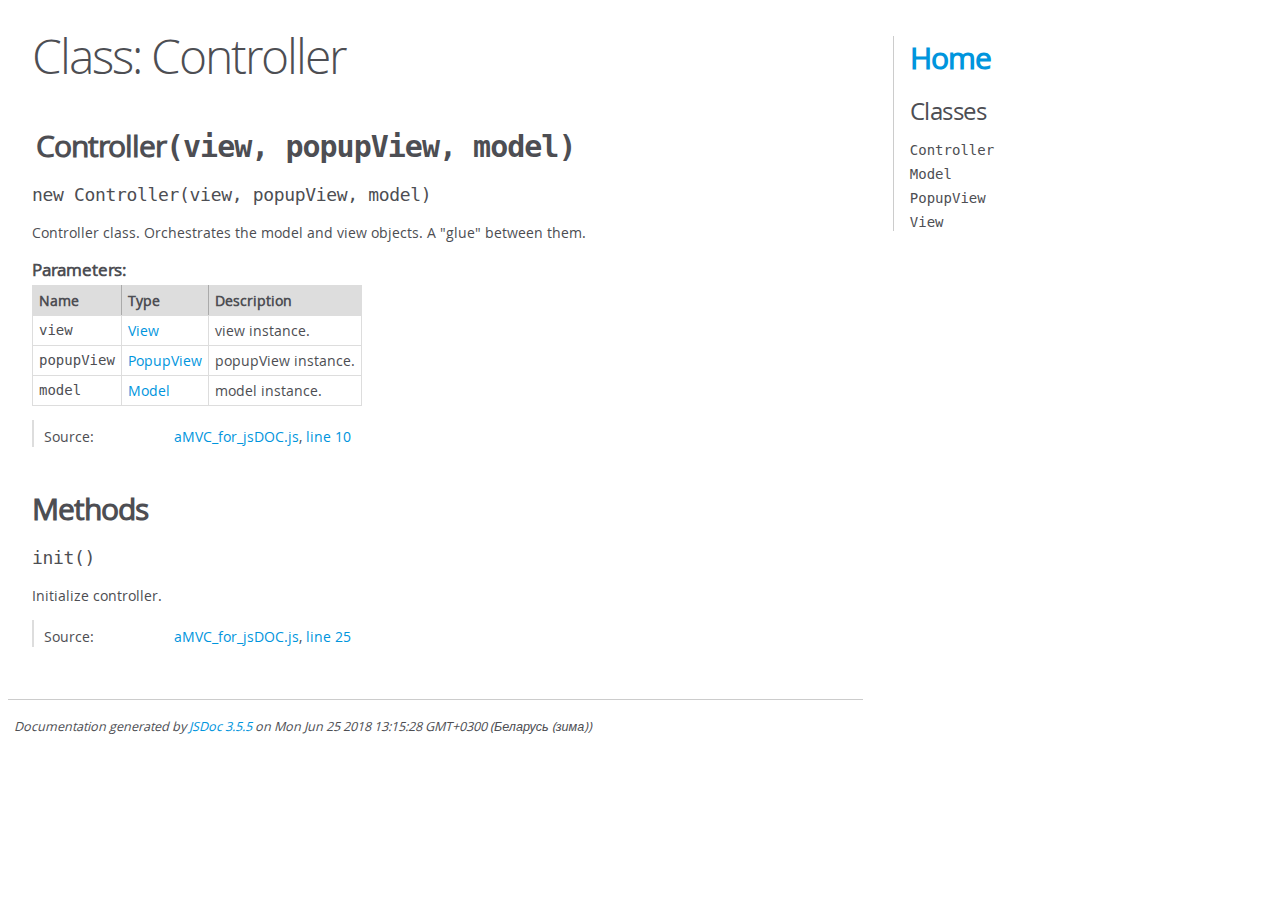
<file: out/Controller.html>
<!DOCTYPE html>
<html lang="en">
<head>
    <meta charset="utf-8">
    <title>JSDoc: Class: Controller</title>

    <script src="scripts/prettify/prettify.js"> </script>
    <script src="scripts/prettify/lang-css.js"> </script>
    <!--[if lt IE 9]>
      <script src="//html5shiv.googlecode.com/svn/trunk/html5.js"></script>
    <![endif]-->
    <link type="text/css" rel="stylesheet" href="styles/prettify-tomorrow.css">
    <link type="text/css" rel="stylesheet" href="styles/jsdoc-default.css">
</head>

<body>

<div id="main">

    <h1 class="page-title">Class: Controller</h1>

    




<section>

<header>
    
        <h2><span class="attribs"><span class="type-signature"></span></span>Controller<span class="signature">(view, popupView, model)</span><span class="type-signature"></span></h2>
        
    
</header>

<article>
    <div class="container-overview">
    
        

    

    
    <h4 class="name" id="Controller"><span class="type-signature"></span>new Controller<span class="signature">(view, popupView, model)</span><span class="type-signature"></span></h4>
    

    



<div class="description">
    Controller class. Orchestrates the model and view objects. A "glue" between them.
</div>









    <h5>Parameters:</h5>
    

<table class="params">
    <thead>
    <tr>
        
        <th>Name</th>
        

        <th>Type</th>

        

        

        <th class="last">Description</th>
    </tr>
    </thead>

    <tbody>
    

        <tr>
            
                <td class="name"><code>view</code></td>
            

            <td class="type">
            
                
<span class="param-type"><a href="View.html">View</a></span>


            
            </td>

            

            

            <td class="description last">view instance.</td>
        </tr>

    

        <tr>
            
                <td class="name"><code>popupView</code></td>
            

            <td class="type">
            
                
<span class="param-type"><a href="PopupView.html">PopupView</a></span>


            
            </td>

            

            

            <td class="description last">popupView instance.</td>
        </tr>

    

        <tr>
            
                <td class="name"><code>model</code></td>
            

            <td class="type">
            
                
<span class="param-type"><a href="Model.html">Model</a></span>


            
            </td>

            

            

            <td class="description last">model instance.</td>
        </tr>

    
    </tbody>
</table>






<dl class="details">

    

    

    

    

    

    

    

    

    

    

    

    

    
    <dt class="tag-source">Source:</dt>
    <dd class="tag-source"><ul class="dummy"><li>
        <a href="aMVC_for_jsDOC.js.html">aMVC_for_jsDOC.js</a>, <a href="aMVC_for_jsDOC.js.html#line10">line 10</a>
    </li></ul></dd>
    

    

    

    
</dl>


















    
    </div>

    

    

    

    

    

    

    

    
        <h3 class="subsection-title">Methods</h3>

        
            

    

    
    <h4 class="name" id="init"><span class="type-signature"></span>init<span class="signature">()</span><span class="type-signature"></span></h4>
    

    



<div class="description">
    Initialize controller.
</div>













<dl class="details">

    

    

    

    

    

    

    

    

    

    

    

    

    
    <dt class="tag-source">Source:</dt>
    <dd class="tag-source"><ul class="dummy"><li>
        <a href="aMVC_for_jsDOC.js.html">aMVC_for_jsDOC.js</a>, <a href="aMVC_for_jsDOC.js.html#line25">line 25</a>
    </li></ul></dd>
    

    

    

    
</dl>


















        
    

    

    
</article>

</section>




</div>

<nav>
    <h2><a href="index.html">Home</a></h2><h3>Classes</h3><ul><li><a href="Controller.html">Controller</a></li><li><a href="Model.html">Model</a></li><li><a href="PopupView.html">PopupView</a></li><li><a href="View.html">View</a></li></ul>
</nav>

<br class="clear">

<footer>
    Documentation generated by <a href="https://github.com/jsdoc3/jsdoc">JSDoc 3.5.5</a> on Mon Jun 25 2018 13:15:28 GMT+0300 (Беларусь (зима))
</footer>

<script> prettyPrint(); </script>
<script src="scripts/linenumber.js"> </script>
</body>
</html>
</file>
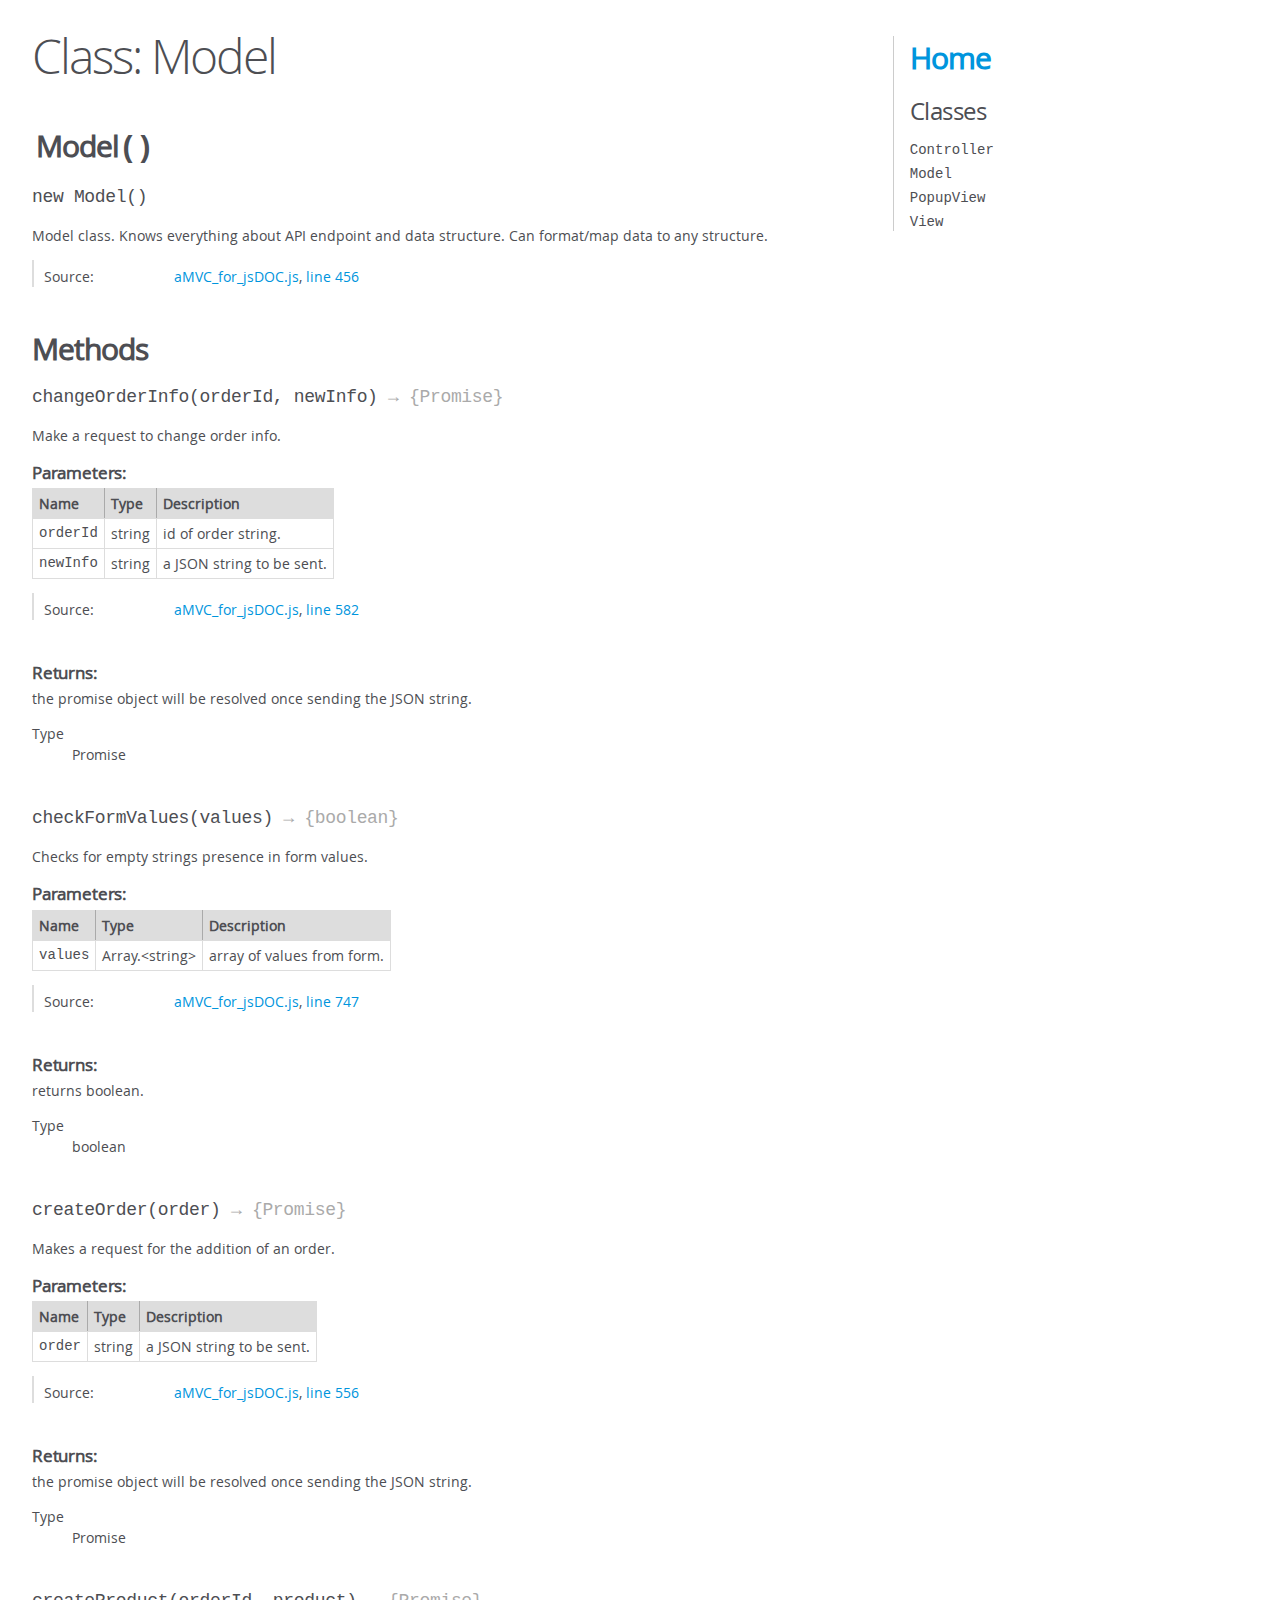
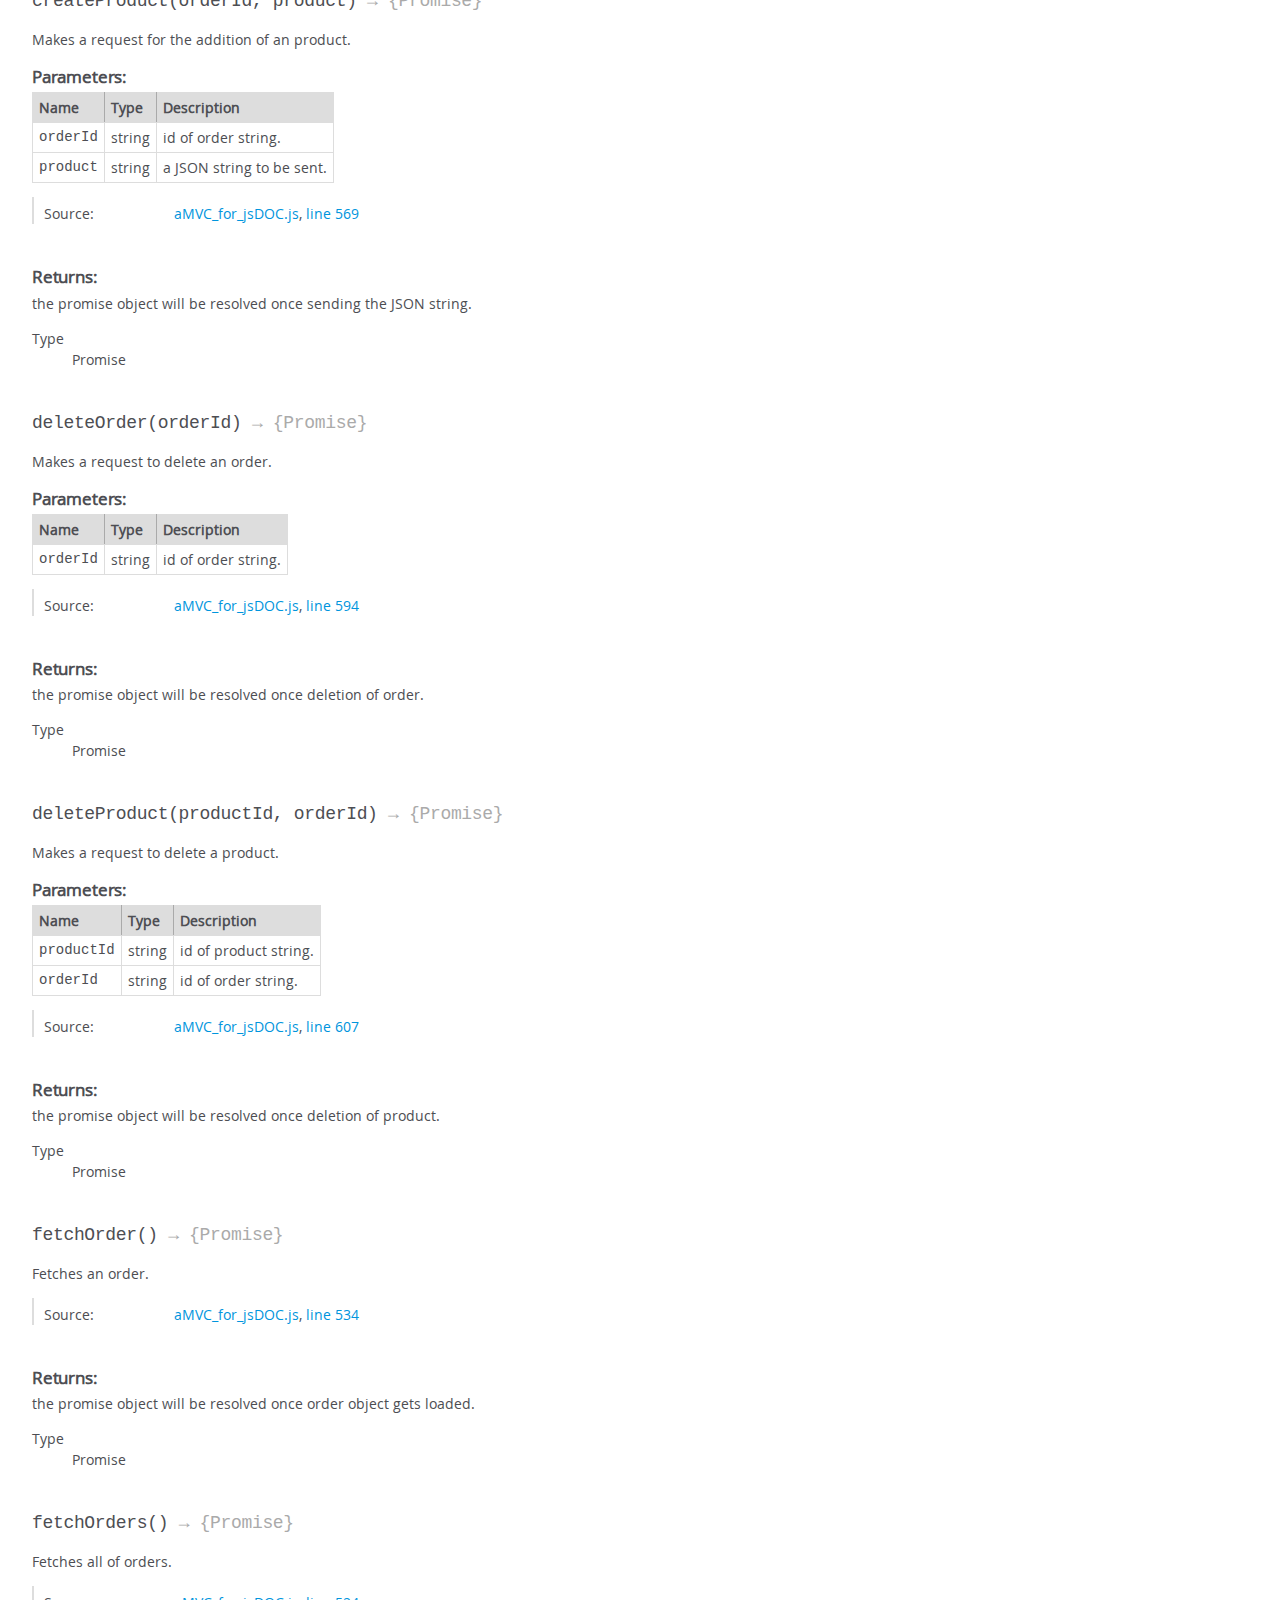
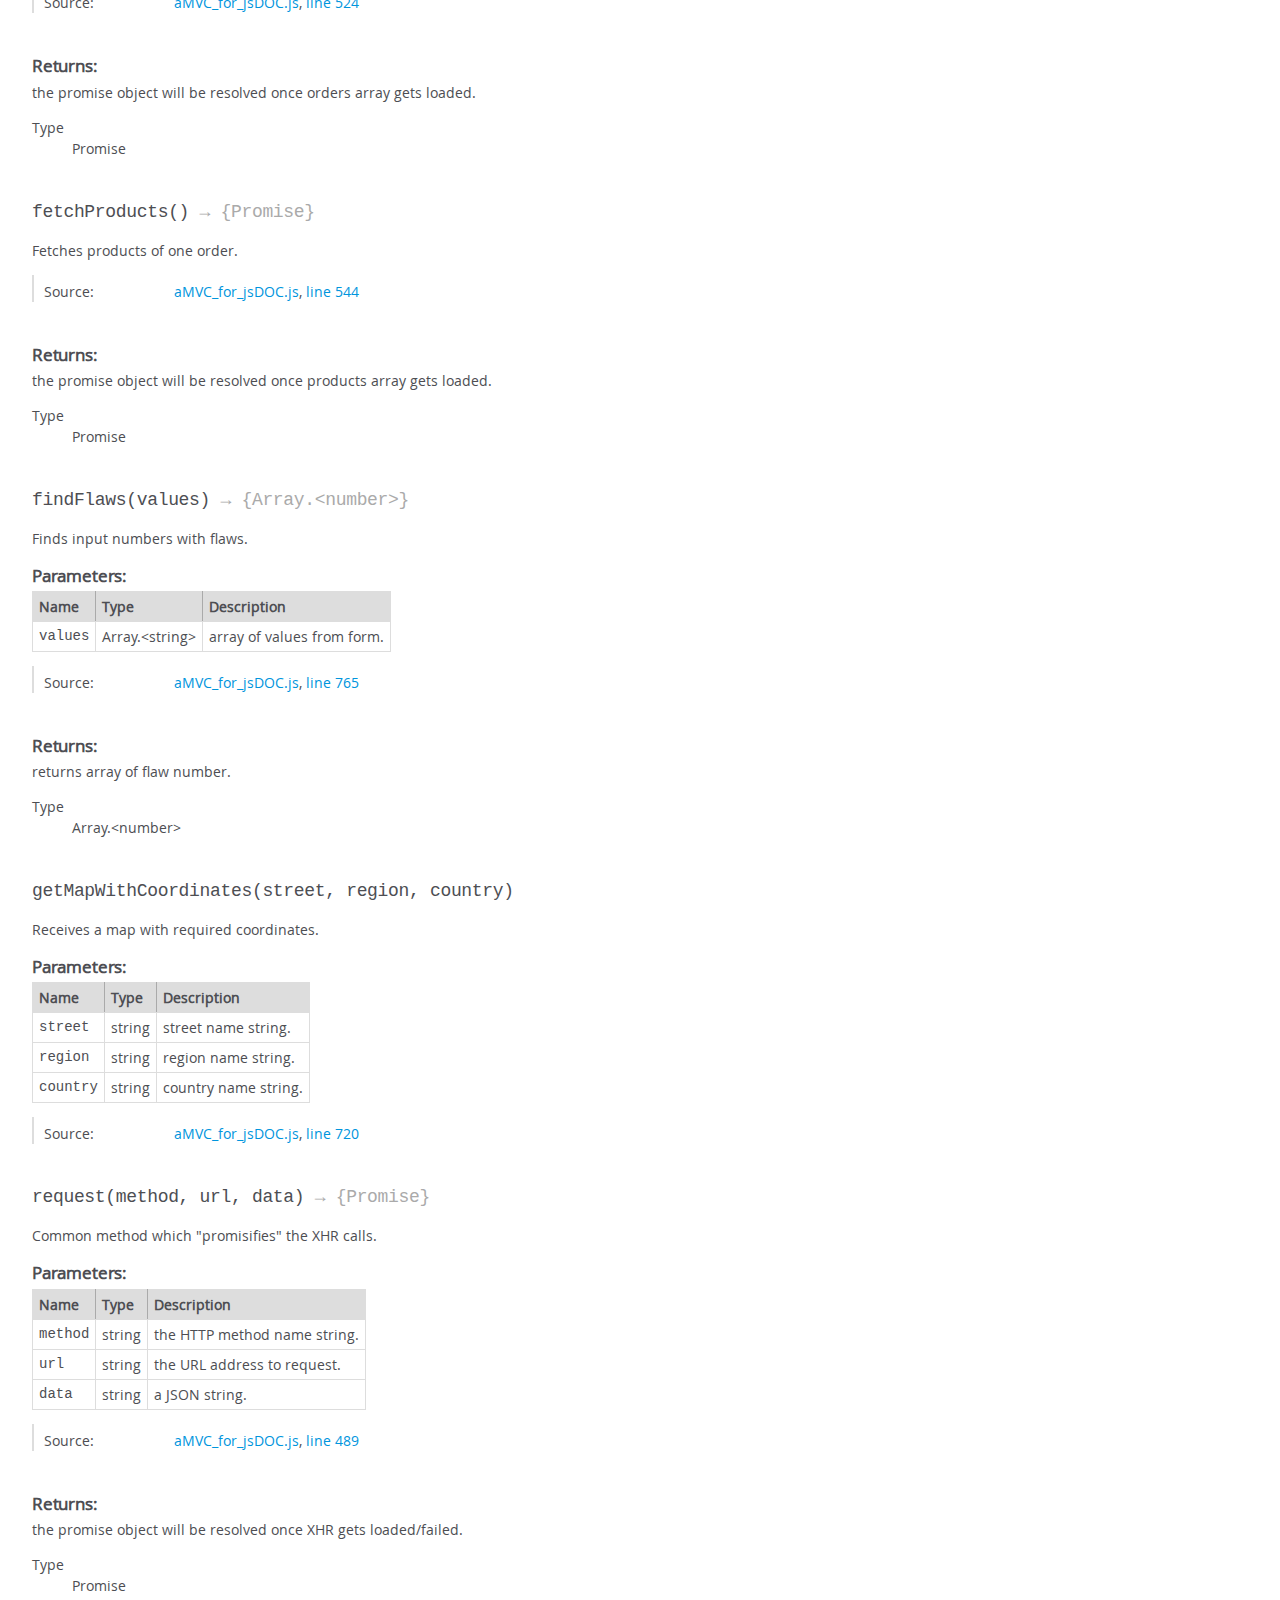
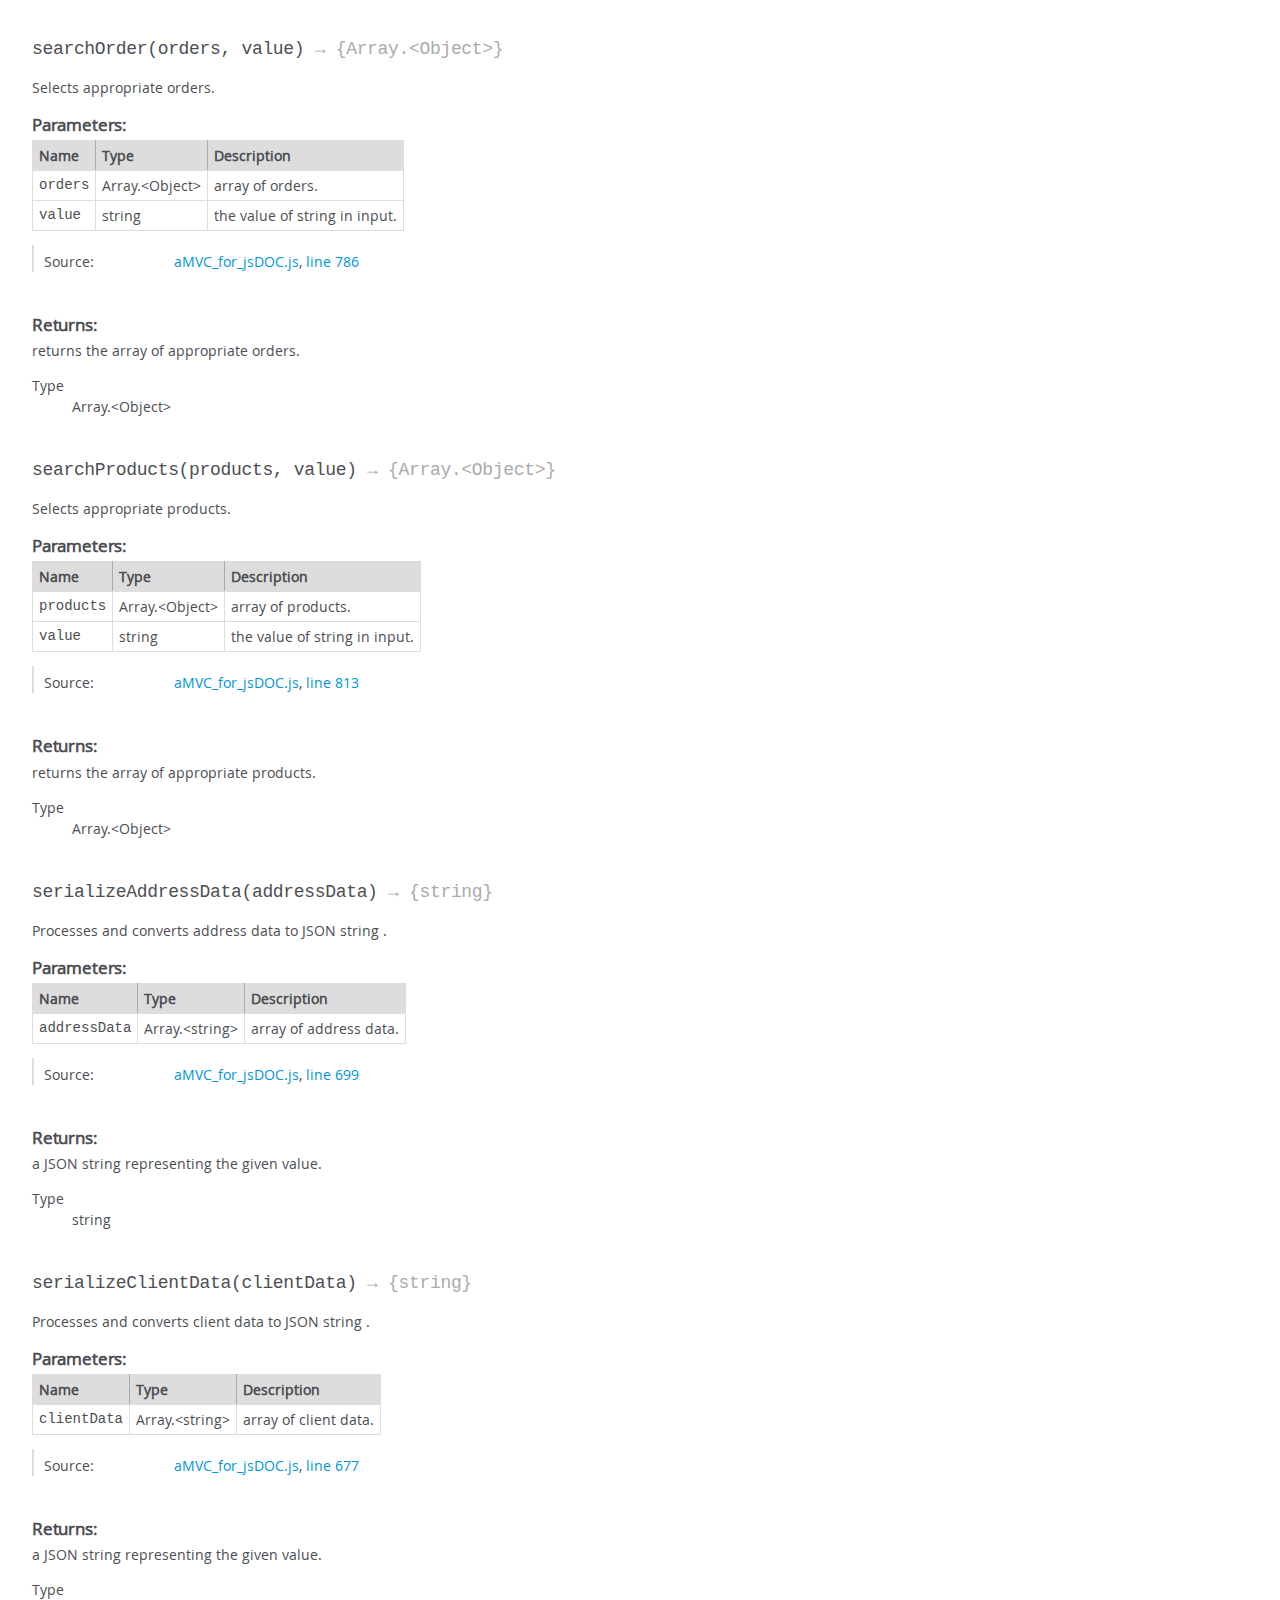
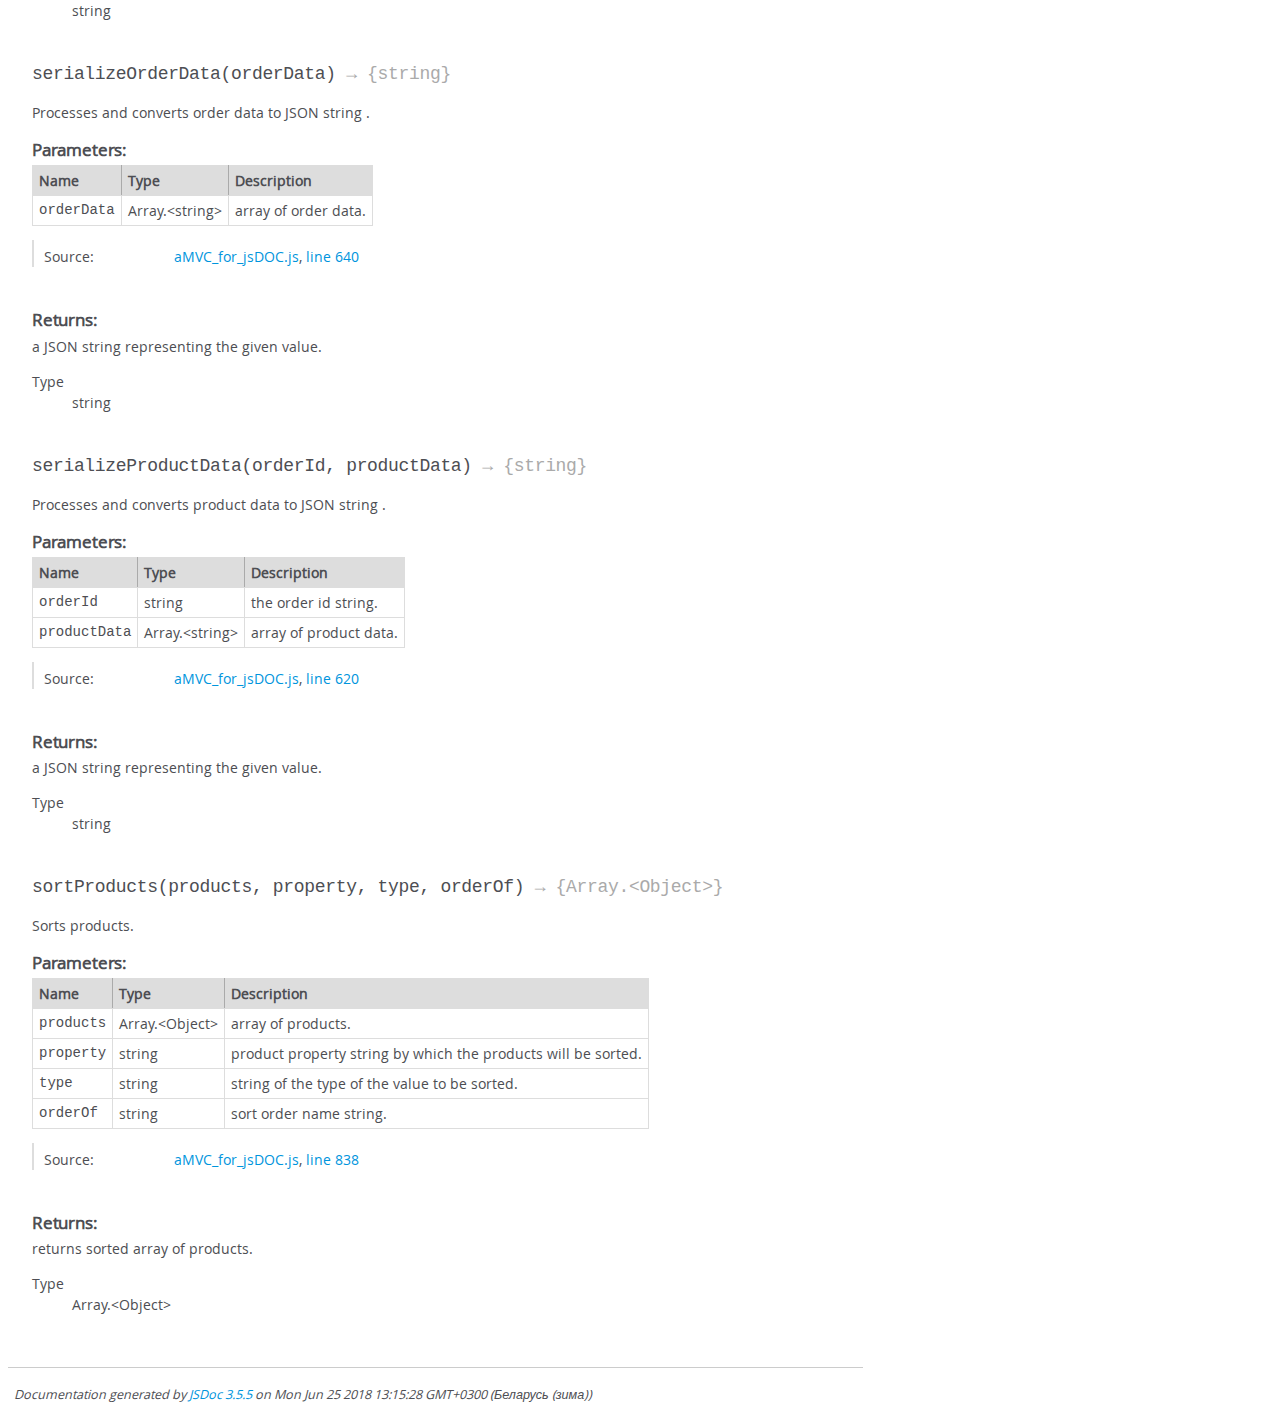
<file: out/Model.html>
<!DOCTYPE html>
<html lang="en">
<head>
    <meta charset="utf-8">
    <title>JSDoc: Class: Model</title>

    <script src="scripts/prettify/prettify.js"> </script>
    <script src="scripts/prettify/lang-css.js"> </script>
    <!--[if lt IE 9]>
      <script src="//html5shiv.googlecode.com/svn/trunk/html5.js"></script>
    <![endif]-->
    <link type="text/css" rel="stylesheet" href="styles/prettify-tomorrow.css">
    <link type="text/css" rel="stylesheet" href="styles/jsdoc-default.css">
</head>

<body>

<div id="main">

    <h1 class="page-title">Class: Model</h1>

    




<section>

<header>
    
        <h2><span class="attribs"><span class="type-signature"></span></span>Model<span class="signature">()</span><span class="type-signature"></span></h2>
        
    
</header>

<article>
    <div class="container-overview">
    
        

    

    
    <h4 class="name" id="Model"><span class="type-signature"></span>new Model<span class="signature">()</span><span class="type-signature"></span></h4>
    

    



<div class="description">
    Model class. Knows everything about API endpoint and data structure. Can format/map data to any structure.
</div>













<dl class="details">

    

    

    

    

    

    

    

    

    

    

    

    

    
    <dt class="tag-source">Source:</dt>
    <dd class="tag-source"><ul class="dummy"><li>
        <a href="aMVC_for_jsDOC.js.html">aMVC_for_jsDOC.js</a>, <a href="aMVC_for_jsDOC.js.html#line456">line 456</a>
    </li></ul></dd>
    

    

    

    
</dl>


















    
    </div>

    

    

    

    

    

    

    

    
        <h3 class="subsection-title">Methods</h3>

        
            

    

    
    <h4 class="name" id="changeOrderInfo"><span class="type-signature"></span>changeOrderInfo<span class="signature">(orderId, newInfo)</span><span class="type-signature"> &rarr; {Promise}</span></h4>
    

    



<div class="description">
    Make a request to change order info.
</div>









    <h5>Parameters:</h5>
    

<table class="params">
    <thead>
    <tr>
        
        <th>Name</th>
        

        <th>Type</th>

        

        

        <th class="last">Description</th>
    </tr>
    </thead>

    <tbody>
    

        <tr>
            
                <td class="name"><code>orderId</code></td>
            

            <td class="type">
            
                
<span class="param-type">string</span>


            
            </td>

            

            

            <td class="description last">id of order string.</td>
        </tr>

    

        <tr>
            
                <td class="name"><code>newInfo</code></td>
            

            <td class="type">
            
                
<span class="param-type">string</span>


            
            </td>

            

            

            <td class="description last">a JSON string to be sent.</td>
        </tr>

    
    </tbody>
</table>






<dl class="details">

    

    

    

    

    

    

    

    

    

    

    

    

    
    <dt class="tag-source">Source:</dt>
    <dd class="tag-source"><ul class="dummy"><li>
        <a href="aMVC_for_jsDOC.js.html">aMVC_for_jsDOC.js</a>, <a href="aMVC_for_jsDOC.js.html#line582">line 582</a>
    </li></ul></dd>
    

    

    

    
</dl>













<h5>Returns:</h5>

        
<div class="param-desc">
    the promise object will be resolved once sending the JSON string.
</div>



<dl>
    <dt>
        Type
    </dt>
    <dd>
        
<span class="param-type">Promise</span>


    </dd>
</dl>

    





        
            

    

    
    <h4 class="name" id="checkFormValues"><span class="type-signature"></span>checkFormValues<span class="signature">(values)</span><span class="type-signature"> &rarr; {boolean}</span></h4>
    

    



<div class="description">
    Checks for empty strings presence in form values.
</div>









    <h5>Parameters:</h5>
    

<table class="params">
    <thead>
    <tr>
        
        <th>Name</th>
        

        <th>Type</th>

        

        

        <th class="last">Description</th>
    </tr>
    </thead>

    <tbody>
    

        <tr>
            
                <td class="name"><code>values</code></td>
            

            <td class="type">
            
                
<span class="param-type">Array.&lt;string></span>


            
            </td>

            

            

            <td class="description last">array of values from form.</td>
        </tr>

    
    </tbody>
</table>






<dl class="details">

    

    

    

    

    

    

    

    

    

    

    

    

    
    <dt class="tag-source">Source:</dt>
    <dd class="tag-source"><ul class="dummy"><li>
        <a href="aMVC_for_jsDOC.js.html">aMVC_for_jsDOC.js</a>, <a href="aMVC_for_jsDOC.js.html#line747">line 747</a>
    </li></ul></dd>
    

    

    

    
</dl>













<h5>Returns:</h5>

        
<div class="param-desc">
    returns boolean.
</div>



<dl>
    <dt>
        Type
    </dt>
    <dd>
        
<span class="param-type">boolean</span>


    </dd>
</dl>

    





        
            

    

    
    <h4 class="name" id="createOrder"><span class="type-signature"></span>createOrder<span class="signature">(order)</span><span class="type-signature"> &rarr; {Promise}</span></h4>
    

    



<div class="description">
    Makes a request for the addition of an order.
</div>









    <h5>Parameters:</h5>
    

<table class="params">
    <thead>
    <tr>
        
        <th>Name</th>
        

        <th>Type</th>

        

        

        <th class="last">Description</th>
    </tr>
    </thead>

    <tbody>
    

        <tr>
            
                <td class="name"><code>order</code></td>
            

            <td class="type">
            
                
<span class="param-type">string</span>


            
            </td>

            

            

            <td class="description last">a JSON string to be sent.</td>
        </tr>

    
    </tbody>
</table>






<dl class="details">

    

    

    

    

    

    

    

    

    

    

    

    

    
    <dt class="tag-source">Source:</dt>
    <dd class="tag-source"><ul class="dummy"><li>
        <a href="aMVC_for_jsDOC.js.html">aMVC_for_jsDOC.js</a>, <a href="aMVC_for_jsDOC.js.html#line556">line 556</a>
    </li></ul></dd>
    

    

    

    
</dl>













<h5>Returns:</h5>

        
<div class="param-desc">
    the promise object will be resolved once sending the JSON string.
</div>



<dl>
    <dt>
        Type
    </dt>
    <dd>
        
<span class="param-type">Promise</span>


    </dd>
</dl>

    





        
            

    

    
    <h4 class="name" id="createProduct"><span class="type-signature"></span>createProduct<span class="signature">(orderId, product)</span><span class="type-signature"> &rarr; {Promise}</span></h4>
    

    



<div class="description">
    Makes a request for the addition of an product.
</div>









    <h5>Parameters:</h5>
    

<table class="params">
    <thead>
    <tr>
        
        <th>Name</th>
        

        <th>Type</th>

        

        

        <th class="last">Description</th>
    </tr>
    </thead>

    <tbody>
    

        <tr>
            
                <td class="name"><code>orderId</code></td>
            

            <td class="type">
            
                
<span class="param-type">string</span>


            
            </td>

            

            

            <td class="description last">id of order string.</td>
        </tr>

    

        <tr>
            
                <td class="name"><code>product</code></td>
            

            <td class="type">
            
                
<span class="param-type">string</span>


            
            </td>

            

            

            <td class="description last">a JSON string to be sent.</td>
        </tr>

    
    </tbody>
</table>






<dl class="details">

    

    

    

    

    

    

    

    

    

    

    

    

    
    <dt class="tag-source">Source:</dt>
    <dd class="tag-source"><ul class="dummy"><li>
        <a href="aMVC_for_jsDOC.js.html">aMVC_for_jsDOC.js</a>, <a href="aMVC_for_jsDOC.js.html#line569">line 569</a>
    </li></ul></dd>
    

    

    

    
</dl>













<h5>Returns:</h5>

        
<div class="param-desc">
    the promise object will be resolved once sending the JSON string.
</div>



<dl>
    <dt>
        Type
    </dt>
    <dd>
        
<span class="param-type">Promise</span>


    </dd>
</dl>

    





        
            

    

    
    <h4 class="name" id="deleteOrder"><span class="type-signature"></span>deleteOrder<span class="signature">(orderId)</span><span class="type-signature"> &rarr; {Promise}</span></h4>
    

    



<div class="description">
    Makes a request to delete an order.
</div>









    <h5>Parameters:</h5>
    

<table class="params">
    <thead>
    <tr>
        
        <th>Name</th>
        

        <th>Type</th>

        

        

        <th class="last">Description</th>
    </tr>
    </thead>

    <tbody>
    

        <tr>
            
                <td class="name"><code>orderId</code></td>
            

            <td class="type">
            
                
<span class="param-type">string</span>


            
            </td>

            

            

            <td class="description last">id of order string.</td>
        </tr>

    
    </tbody>
</table>






<dl class="details">

    

    

    

    

    

    

    

    

    

    

    

    

    
    <dt class="tag-source">Source:</dt>
    <dd class="tag-source"><ul class="dummy"><li>
        <a href="aMVC_for_jsDOC.js.html">aMVC_for_jsDOC.js</a>, <a href="aMVC_for_jsDOC.js.html#line594">line 594</a>
    </li></ul></dd>
    

    

    

    
</dl>













<h5>Returns:</h5>

        
<div class="param-desc">
    the promise object will be resolved once deletion of order.
</div>



<dl>
    <dt>
        Type
    </dt>
    <dd>
        
<span class="param-type">Promise</span>


    </dd>
</dl>

    





        
            

    

    
    <h4 class="name" id="deleteProduct"><span class="type-signature"></span>deleteProduct<span class="signature">(productId, orderId)</span><span class="type-signature"> &rarr; {Promise}</span></h4>
    

    



<div class="description">
    Makes a request to delete a product.
</div>









    <h5>Parameters:</h5>
    

<table class="params">
    <thead>
    <tr>
        
        <th>Name</th>
        

        <th>Type</th>

        

        

        <th class="last">Description</th>
    </tr>
    </thead>

    <tbody>
    

        <tr>
            
                <td class="name"><code>productId</code></td>
            

            <td class="type">
            
                
<span class="param-type">string</span>


            
            </td>

            

            

            <td class="description last">id of product string.</td>
        </tr>

    

        <tr>
            
                <td class="name"><code>orderId</code></td>
            

            <td class="type">
            
                
<span class="param-type">string</span>


            
            </td>

            

            

            <td class="description last">id of order string.</td>
        </tr>

    
    </tbody>
</table>






<dl class="details">

    

    

    

    

    

    

    

    

    

    

    

    

    
    <dt class="tag-source">Source:</dt>
    <dd class="tag-source"><ul class="dummy"><li>
        <a href="aMVC_for_jsDOC.js.html">aMVC_for_jsDOC.js</a>, <a href="aMVC_for_jsDOC.js.html#line607">line 607</a>
    </li></ul></dd>
    

    

    

    
</dl>













<h5>Returns:</h5>

        
<div class="param-desc">
    the promise object will be resolved once deletion of product.
</div>



<dl>
    <dt>
        Type
    </dt>
    <dd>
        
<span class="param-type">Promise</span>


    </dd>
</dl>

    





        
            

    

    
    <h4 class="name" id="fetchOrder"><span class="type-signature"></span>fetchOrder<span class="signature">()</span><span class="type-signature"> &rarr; {Promise}</span></h4>
    

    



<div class="description">
    Fetches an order.
</div>













<dl class="details">

    

    

    

    

    

    

    

    

    

    

    

    

    
    <dt class="tag-source">Source:</dt>
    <dd class="tag-source"><ul class="dummy"><li>
        <a href="aMVC_for_jsDOC.js.html">aMVC_for_jsDOC.js</a>, <a href="aMVC_for_jsDOC.js.html#line534">line 534</a>
    </li></ul></dd>
    

    

    

    
</dl>













<h5>Returns:</h5>

        
<div class="param-desc">
    the promise object will be resolved once order object gets loaded.
</div>



<dl>
    <dt>
        Type
    </dt>
    <dd>
        
<span class="param-type">Promise</span>


    </dd>
</dl>

    





        
            

    

    
    <h4 class="name" id="fetchOrders"><span class="type-signature"></span>fetchOrders<span class="signature">()</span><span class="type-signature"> &rarr; {Promise}</span></h4>
    

    



<div class="description">
    Fetches all of orders.
</div>













<dl class="details">

    

    

    

    

    

    

    

    

    

    

    

    

    
    <dt class="tag-source">Source:</dt>
    <dd class="tag-source"><ul class="dummy"><li>
        <a href="aMVC_for_jsDOC.js.html">aMVC_for_jsDOC.js</a>, <a href="aMVC_for_jsDOC.js.html#line524">line 524</a>
    </li></ul></dd>
    

    

    

    
</dl>













<h5>Returns:</h5>

        
<div class="param-desc">
    the promise object will be resolved once orders array gets loaded.
</div>



<dl>
    <dt>
        Type
    </dt>
    <dd>
        
<span class="param-type">Promise</span>


    </dd>
</dl>

    





        
            

    

    
    <h4 class="name" id="fetchProducts"><span class="type-signature"></span>fetchProducts<span class="signature">()</span><span class="type-signature"> &rarr; {Promise}</span></h4>
    

    



<div class="description">
    Fetches products of one order.
</div>













<dl class="details">

    

    

    

    

    

    

    

    

    

    

    

    

    
    <dt class="tag-source">Source:</dt>
    <dd class="tag-source"><ul class="dummy"><li>
        <a href="aMVC_for_jsDOC.js.html">aMVC_for_jsDOC.js</a>, <a href="aMVC_for_jsDOC.js.html#line544">line 544</a>
    </li></ul></dd>
    

    

    

    
</dl>













<h5>Returns:</h5>

        
<div class="param-desc">
    the promise object will be resolved once products array gets loaded.
</div>



<dl>
    <dt>
        Type
    </dt>
    <dd>
        
<span class="param-type">Promise</span>


    </dd>
</dl>

    





        
            

    

    
    <h4 class="name" id="findFlaws"><span class="type-signature"></span>findFlaws<span class="signature">(values)</span><span class="type-signature"> &rarr; {Array.&lt;number>}</span></h4>
    

    



<div class="description">
    Finds input numbers with flaws.
</div>









    <h5>Parameters:</h5>
    

<table class="params">
    <thead>
    <tr>
        
        <th>Name</th>
        

        <th>Type</th>

        

        

        <th class="last">Description</th>
    </tr>
    </thead>

    <tbody>
    

        <tr>
            
                <td class="name"><code>values</code></td>
            

            <td class="type">
            
                
<span class="param-type">Array.&lt;string></span>


            
            </td>

            

            

            <td class="description last">array of values from form.</td>
        </tr>

    
    </tbody>
</table>






<dl class="details">

    

    

    

    

    

    

    

    

    

    

    

    

    
    <dt class="tag-source">Source:</dt>
    <dd class="tag-source"><ul class="dummy"><li>
        <a href="aMVC_for_jsDOC.js.html">aMVC_for_jsDOC.js</a>, <a href="aMVC_for_jsDOC.js.html#line765">line 765</a>
    </li></ul></dd>
    

    

    

    
</dl>













<h5>Returns:</h5>

        
<div class="param-desc">
    returns array of flaw number.
</div>



<dl>
    <dt>
        Type
    </dt>
    <dd>
        
<span class="param-type">Array.&lt;number></span>


    </dd>
</dl>

    





        
            

    

    
    <h4 class="name" id="getMapWithCoordinates"><span class="type-signature"></span>getMapWithCoordinates<span class="signature">(street, region, country)</span><span class="type-signature"></span></h4>
    

    



<div class="description">
    Receives a map with required coordinates.
</div>









    <h5>Parameters:</h5>
    

<table class="params">
    <thead>
    <tr>
        
        <th>Name</th>
        

        <th>Type</th>

        

        

        <th class="last">Description</th>
    </tr>
    </thead>

    <tbody>
    

        <tr>
            
                <td class="name"><code>street</code></td>
            

            <td class="type">
            
                
<span class="param-type">string</span>


            
            </td>

            

            

            <td class="description last">street name string.</td>
        </tr>

    

        <tr>
            
                <td class="name"><code>region</code></td>
            

            <td class="type">
            
                
<span class="param-type">string</span>


            
            </td>

            

            

            <td class="description last">region name string.</td>
        </tr>

    

        <tr>
            
                <td class="name"><code>country</code></td>
            

            <td class="type">
            
                
<span class="param-type">string</span>


            
            </td>

            

            

            <td class="description last">country name string.</td>
        </tr>

    
    </tbody>
</table>






<dl class="details">

    

    

    

    

    

    

    

    

    

    

    

    

    
    <dt class="tag-source">Source:</dt>
    <dd class="tag-source"><ul class="dummy"><li>
        <a href="aMVC_for_jsDOC.js.html">aMVC_for_jsDOC.js</a>, <a href="aMVC_for_jsDOC.js.html#line720">line 720</a>
    </li></ul></dd>
    

    

    

    
</dl>


















        
            

    

    
    <h4 class="name" id="request"><span class="type-signature"></span>request<span class="signature">(method, url, data)</span><span class="type-signature"> &rarr; {Promise}</span></h4>
    

    



<div class="description">
    Common method which "promisifies" the XHR calls.
</div>









    <h5>Parameters:</h5>
    

<table class="params">
    <thead>
    <tr>
        
        <th>Name</th>
        

        <th>Type</th>

        

        

        <th class="last">Description</th>
    </tr>
    </thead>

    <tbody>
    

        <tr>
            
                <td class="name"><code>method</code></td>
            

            <td class="type">
            
                
<span class="param-type">string</span>


            
            </td>

            

            

            <td class="description last">the HTTP method name string.</td>
        </tr>

    

        <tr>
            
                <td class="name"><code>url</code></td>
            

            <td class="type">
            
                
<span class="param-type">string</span>


            
            </td>

            

            

            <td class="description last">the URL address to request.</td>
        </tr>

    

        <tr>
            
                <td class="name"><code>data</code></td>
            

            <td class="type">
            
                
<span class="param-type">string</span>


            
            </td>

            

            

            <td class="description last">a JSON string.</td>
        </tr>

    
    </tbody>
</table>






<dl class="details">

    

    

    

    

    

    

    

    

    

    

    

    

    
    <dt class="tag-source">Source:</dt>
    <dd class="tag-source"><ul class="dummy"><li>
        <a href="aMVC_for_jsDOC.js.html">aMVC_for_jsDOC.js</a>, <a href="aMVC_for_jsDOC.js.html#line489">line 489</a>
    </li></ul></dd>
    

    

    

    
</dl>













<h5>Returns:</h5>

        
<div class="param-desc">
    the promise object will be resolved once XHR gets loaded/failed.
</div>



<dl>
    <dt>
        Type
    </dt>
    <dd>
        
<span class="param-type">Promise</span>


    </dd>
</dl>

    





        
            

    

    
    <h4 class="name" id="searchOrder"><span class="type-signature"></span>searchOrder<span class="signature">(orders, value)</span><span class="type-signature"> &rarr; {Array.&lt;Object>}</span></h4>
    

    



<div class="description">
    Selects appropriate orders.
</div>









    <h5>Parameters:</h5>
    

<table class="params">
    <thead>
    <tr>
        
        <th>Name</th>
        

        <th>Type</th>

        

        

        <th class="last">Description</th>
    </tr>
    </thead>

    <tbody>
    

        <tr>
            
                <td class="name"><code>orders</code></td>
            

            <td class="type">
            
                
<span class="param-type">Array.&lt;Object></span>


            
            </td>

            

            

            <td class="description last">array of orders.</td>
        </tr>

    

        <tr>
            
                <td class="name"><code>value</code></td>
            

            <td class="type">
            
                
<span class="param-type">string</span>


            
            </td>

            

            

            <td class="description last">the value of string in input.</td>
        </tr>

    
    </tbody>
</table>






<dl class="details">

    

    

    

    

    

    

    

    

    

    

    

    

    
    <dt class="tag-source">Source:</dt>
    <dd class="tag-source"><ul class="dummy"><li>
        <a href="aMVC_for_jsDOC.js.html">aMVC_for_jsDOC.js</a>, <a href="aMVC_for_jsDOC.js.html#line786">line 786</a>
    </li></ul></dd>
    

    

    

    
</dl>













<h5>Returns:</h5>

        
<div class="param-desc">
    returns the array of appropriate orders.
</div>



<dl>
    <dt>
        Type
    </dt>
    <dd>
        
<span class="param-type">Array.&lt;Object></span>


    </dd>
</dl>

    





        
            

    

    
    <h4 class="name" id="searchProducts"><span class="type-signature"></span>searchProducts<span class="signature">(products, value)</span><span class="type-signature"> &rarr; {Array.&lt;Object>}</span></h4>
    

    



<div class="description">
    Selects appropriate products.
</div>









    <h5>Parameters:</h5>
    

<table class="params">
    <thead>
    <tr>
        
        <th>Name</th>
        

        <th>Type</th>

        

        

        <th class="last">Description</th>
    </tr>
    </thead>

    <tbody>
    

        <tr>
            
                <td class="name"><code>products</code></td>
            

            <td class="type">
            
                
<span class="param-type">Array.&lt;Object></span>


            
            </td>

            

            

            <td class="description last">array of products.</td>
        </tr>

    

        <tr>
            
                <td class="name"><code>value</code></td>
            

            <td class="type">
            
                
<span class="param-type">string</span>


            
            </td>

            

            

            <td class="description last">the value of string in input.</td>
        </tr>

    
    </tbody>
</table>






<dl class="details">

    

    

    

    

    

    

    

    

    

    

    

    

    
    <dt class="tag-source">Source:</dt>
    <dd class="tag-source"><ul class="dummy"><li>
        <a href="aMVC_for_jsDOC.js.html">aMVC_for_jsDOC.js</a>, <a href="aMVC_for_jsDOC.js.html#line813">line 813</a>
    </li></ul></dd>
    

    

    

    
</dl>













<h5>Returns:</h5>

        
<div class="param-desc">
    returns the array of appropriate products.
</div>



<dl>
    <dt>
        Type
    </dt>
    <dd>
        
<span class="param-type">Array.&lt;Object></span>


    </dd>
</dl>

    





        
            

    

    
    <h4 class="name" id="serializeAddressData"><span class="type-signature"></span>serializeAddressData<span class="signature">(addressData)</span><span class="type-signature"> &rarr; {string}</span></h4>
    

    



<div class="description">
    Processes and converts address data to JSON string .
</div>









    <h5>Parameters:</h5>
    

<table class="params">
    <thead>
    <tr>
        
        <th>Name</th>
        

        <th>Type</th>

        

        

        <th class="last">Description</th>
    </tr>
    </thead>

    <tbody>
    

        <tr>
            
                <td class="name"><code>addressData</code></td>
            

            <td class="type">
            
                
<span class="param-type">Array.&lt;string></span>


            
            </td>

            

            

            <td class="description last">array of address data.</td>
        </tr>

    
    </tbody>
</table>






<dl class="details">

    

    

    

    

    

    

    

    

    

    

    

    

    
    <dt class="tag-source">Source:</dt>
    <dd class="tag-source"><ul class="dummy"><li>
        <a href="aMVC_for_jsDOC.js.html">aMVC_for_jsDOC.js</a>, <a href="aMVC_for_jsDOC.js.html#line699">line 699</a>
    </li></ul></dd>
    

    

    

    
</dl>













<h5>Returns:</h5>

        
<div class="param-desc">
    a JSON string representing the given value.
</div>



<dl>
    <dt>
        Type
    </dt>
    <dd>
        
<span class="param-type">string</span>


    </dd>
</dl>

    





        
            

    

    
    <h4 class="name" id="serializeClientData"><span class="type-signature"></span>serializeClientData<span class="signature">(clientData)</span><span class="type-signature"> &rarr; {string}</span></h4>
    

    



<div class="description">
    Processes and converts client data to JSON string .
</div>









    <h5>Parameters:</h5>
    

<table class="params">
    <thead>
    <tr>
        
        <th>Name</th>
        

        <th>Type</th>

        

        

        <th class="last">Description</th>
    </tr>
    </thead>

    <tbody>
    

        <tr>
            
                <td class="name"><code>clientData</code></td>
            

            <td class="type">
            
                
<span class="param-type">Array.&lt;string></span>


            
            </td>

            

            

            <td class="description last">array of client data.</td>
        </tr>

    
    </tbody>
</table>






<dl class="details">

    

    

    

    

    

    

    

    

    

    

    

    

    
    <dt class="tag-source">Source:</dt>
    <dd class="tag-source"><ul class="dummy"><li>
        <a href="aMVC_for_jsDOC.js.html">aMVC_for_jsDOC.js</a>, <a href="aMVC_for_jsDOC.js.html#line677">line 677</a>
    </li></ul></dd>
    

    

    

    
</dl>













<h5>Returns:</h5>

        
<div class="param-desc">
    a JSON string representing the given value.
</div>



<dl>
    <dt>
        Type
    </dt>
    <dd>
        
<span class="param-type">string</span>


    </dd>
</dl>

    





        
            

    

    
    <h4 class="name" id="serializeOrderData"><span class="type-signature"></span>serializeOrderData<span class="signature">(orderData)</span><span class="type-signature"> &rarr; {string}</span></h4>
    

    



<div class="description">
    Processes and converts order data to JSON string .
</div>









    <h5>Parameters:</h5>
    

<table class="params">
    <thead>
    <tr>
        
        <th>Name</th>
        

        <th>Type</th>

        

        

        <th class="last">Description</th>
    </tr>
    </thead>

    <tbody>
    

        <tr>
            
                <td class="name"><code>orderData</code></td>
            

            <td class="type">
            
                
<span class="param-type">Array.&lt;string></span>


            
            </td>

            

            

            <td class="description last">array of order data.</td>
        </tr>

    
    </tbody>
</table>






<dl class="details">

    

    

    

    

    

    

    

    

    

    

    

    

    
    <dt class="tag-source">Source:</dt>
    <dd class="tag-source"><ul class="dummy"><li>
        <a href="aMVC_for_jsDOC.js.html">aMVC_for_jsDOC.js</a>, <a href="aMVC_for_jsDOC.js.html#line640">line 640</a>
    </li></ul></dd>
    

    

    

    
</dl>













<h5>Returns:</h5>

        
<div class="param-desc">
    a JSON string representing the given value.
</div>



<dl>
    <dt>
        Type
    </dt>
    <dd>
        
<span class="param-type">string</span>


    </dd>
</dl>

    





        
            

    

    
    <h4 class="name" id="serializeProductData"><span class="type-signature"></span>serializeProductData<span class="signature">(orderId, productData)</span><span class="type-signature"> &rarr; {string}</span></h4>
    

    



<div class="description">
    Processes and converts product data to JSON string .
</div>









    <h5>Parameters:</h5>
    

<table class="params">
    <thead>
    <tr>
        
        <th>Name</th>
        

        <th>Type</th>

        

        

        <th class="last">Description</th>
    </tr>
    </thead>

    <tbody>
    

        <tr>
            
                <td class="name"><code>orderId</code></td>
            

            <td class="type">
            
                
<span class="param-type">string</span>


            
            </td>

            

            

            <td class="description last">the order id string.</td>
        </tr>

    

        <tr>
            
                <td class="name"><code>productData</code></td>
            

            <td class="type">
            
                
<span class="param-type">Array.&lt;string></span>


            
            </td>

            

            

            <td class="description last">array of product data.</td>
        </tr>

    
    </tbody>
</table>






<dl class="details">

    

    

    

    

    

    

    

    

    

    

    

    

    
    <dt class="tag-source">Source:</dt>
    <dd class="tag-source"><ul class="dummy"><li>
        <a href="aMVC_for_jsDOC.js.html">aMVC_for_jsDOC.js</a>, <a href="aMVC_for_jsDOC.js.html#line620">line 620</a>
    </li></ul></dd>
    

    

    

    
</dl>













<h5>Returns:</h5>

        
<div class="param-desc">
    a JSON string representing the given value.
</div>



<dl>
    <dt>
        Type
    </dt>
    <dd>
        
<span class="param-type">string</span>


    </dd>
</dl>

    





        
            

    

    
    <h4 class="name" id="sortProducts"><span class="type-signature"></span>sortProducts<span class="signature">(products, property, type, orderOf)</span><span class="type-signature"> &rarr; {Array.&lt;Object>}</span></h4>
    

    



<div class="description">
    Sorts products.
</div>









    <h5>Parameters:</h5>
    

<table class="params">
    <thead>
    <tr>
        
        <th>Name</th>
        

        <th>Type</th>

        

        

        <th class="last">Description</th>
    </tr>
    </thead>

    <tbody>
    

        <tr>
            
                <td class="name"><code>products</code></td>
            

            <td class="type">
            
                
<span class="param-type">Array.&lt;Object></span>


            
            </td>

            

            

            <td class="description last">array of products.</td>
        </tr>

    

        <tr>
            
                <td class="name"><code>property</code></td>
            

            <td class="type">
            
                
<span class="param-type">string</span>


            
            </td>

            

            

            <td class="description last">product property string by which the products will be sorted.</td>
        </tr>

    

        <tr>
            
                <td class="name"><code>type</code></td>
            

            <td class="type">
            
                
<span class="param-type">string</span>


            
            </td>

            

            

            <td class="description last">string of the type of the value to be sorted.</td>
        </tr>

    

        <tr>
            
                <td class="name"><code>orderOf</code></td>
            

            <td class="type">
            
                
<span class="param-type">string</span>


            
            </td>

            

            

            <td class="description last">sort order name string.</td>
        </tr>

    
    </tbody>
</table>






<dl class="details">

    

    

    

    

    

    

    

    

    

    

    

    

    
    <dt class="tag-source">Source:</dt>
    <dd class="tag-source"><ul class="dummy"><li>
        <a href="aMVC_for_jsDOC.js.html">aMVC_for_jsDOC.js</a>, <a href="aMVC_for_jsDOC.js.html#line838">line 838</a>
    </li></ul></dd>
    

    

    

    
</dl>













<h5>Returns:</h5>

        
<div class="param-desc">
    returns sorted array of products.
</div>



<dl>
    <dt>
        Type
    </dt>
    <dd>
        
<span class="param-type">Array.&lt;Object></span>


    </dd>
</dl>

    





        
    

    

    
</article>

</section>




</div>

<nav>
    <h2><a href="index.html">Home</a></h2><h3>Classes</h3><ul><li><a href="Controller.html">Controller</a></li><li><a href="Model.html">Model</a></li><li><a href="PopupView.html">PopupView</a></li><li><a href="View.html">View</a></li></ul>
</nav>

<br class="clear">

<footer>
    Documentation generated by <a href="https://github.com/jsdoc3/jsdoc">JSDoc 3.5.5</a> on Mon Jun 25 2018 13:15:28 GMT+0300 (Беларусь (зима))
</footer>

<script> prettyPrint(); </script>
<script src="scripts/linenumber.js"> </script>
</body>
</html>
</file>
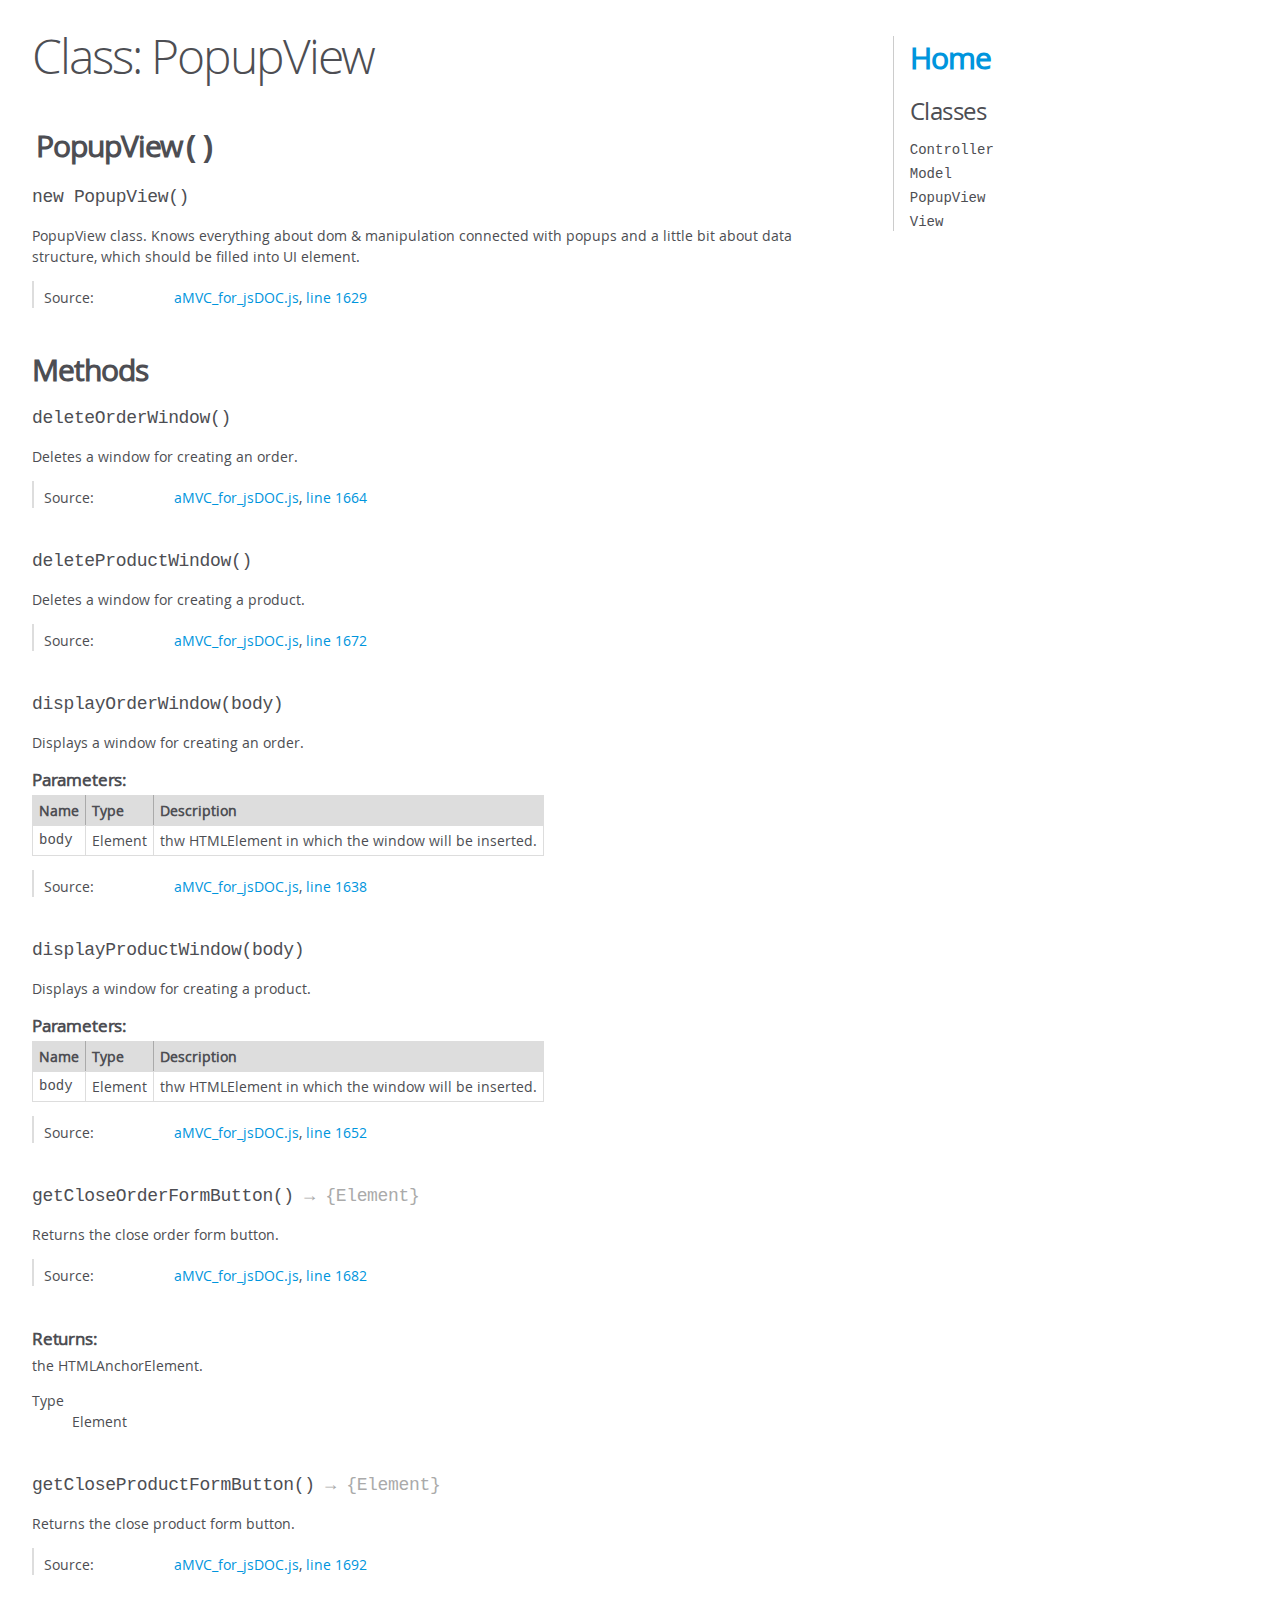
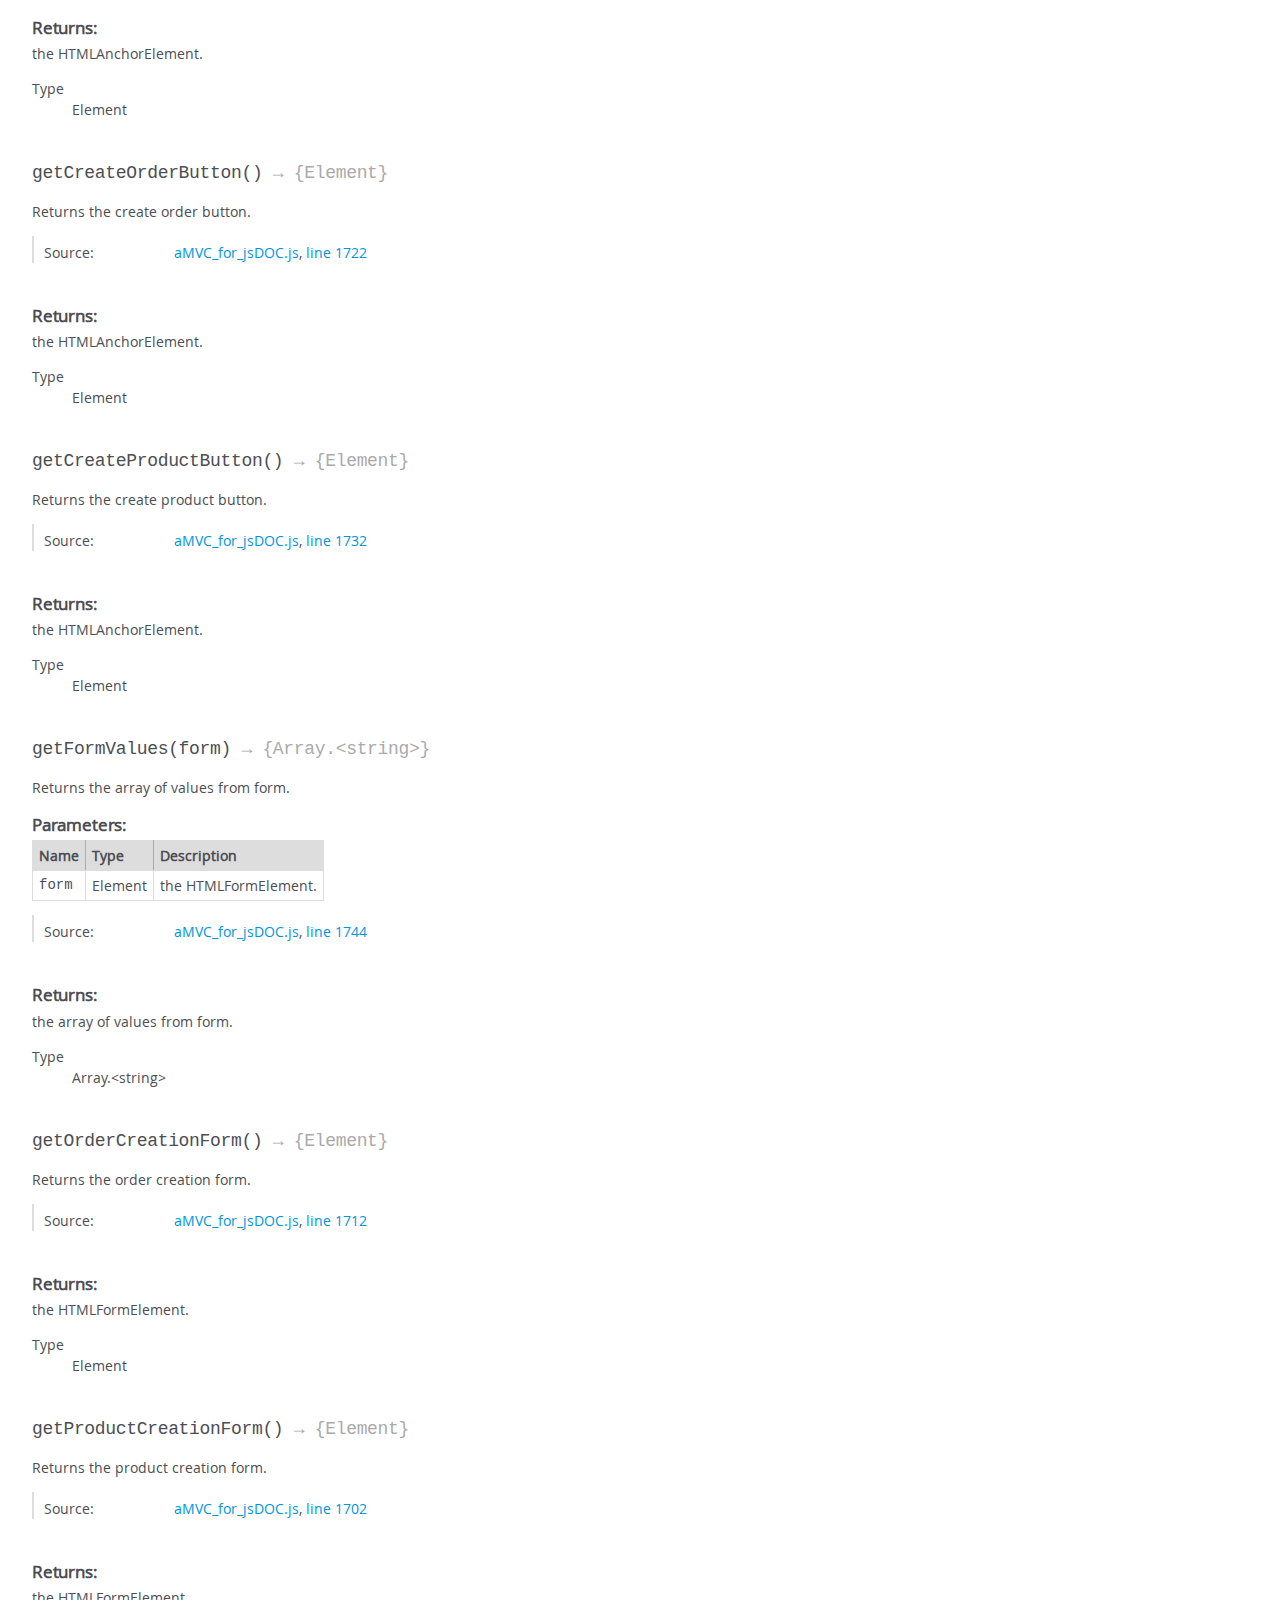
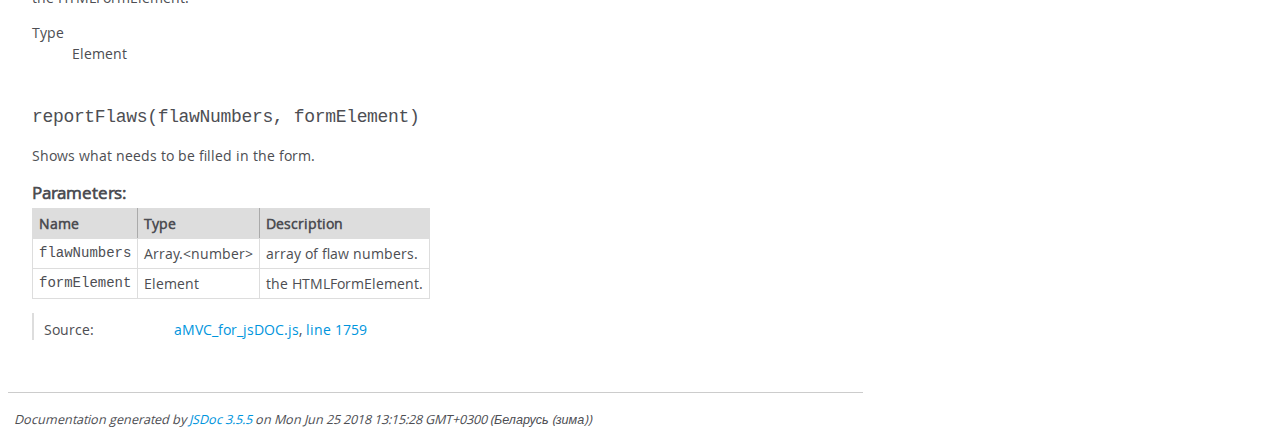
<file: out/PopupView.html>
<!DOCTYPE html>
<html lang="en">
<head>
    <meta charset="utf-8">
    <title>JSDoc: Class: PopupView</title>

    <script src="scripts/prettify/prettify.js"> </script>
    <script src="scripts/prettify/lang-css.js"> </script>
    <!--[if lt IE 9]>
      <script src="//html5shiv.googlecode.com/svn/trunk/html5.js"></script>
    <![endif]-->
    <link type="text/css" rel="stylesheet" href="styles/prettify-tomorrow.css">
    <link type="text/css" rel="stylesheet" href="styles/jsdoc-default.css">
</head>

<body>

<div id="main">

    <h1 class="page-title">Class: PopupView</h1>

    




<section>

<header>
    
        <h2><span class="attribs"><span class="type-signature"></span></span>PopupView<span class="signature">()</span><span class="type-signature"></span></h2>
        
    
</header>

<article>
    <div class="container-overview">
    
        

    

    
    <h4 class="name" id="PopupView"><span class="type-signature"></span>new PopupView<span class="signature">()</span><span class="type-signature"></span></h4>
    

    



<div class="description">
    PopupView class. Knows everything about dom & manipulation connected with popups and a little bit about data structure, which should befilled into UI element.
</div>













<dl class="details">

    

    

    

    

    

    

    

    

    

    

    

    

    
    <dt class="tag-source">Source:</dt>
    <dd class="tag-source"><ul class="dummy"><li>
        <a href="aMVC_for_jsDOC.js.html">aMVC_for_jsDOC.js</a>, <a href="aMVC_for_jsDOC.js.html#line1629">line 1629</a>
    </li></ul></dd>
    

    

    

    
</dl>


















    
    </div>

    

    

    

    

    

    

    

    
        <h3 class="subsection-title">Methods</h3>

        
            

    

    
    <h4 class="name" id="deleteOrderWindow"><span class="type-signature"></span>deleteOrderWindow<span class="signature">()</span><span class="type-signature"></span></h4>
    

    



<div class="description">
    Deletes a window for creating an order.
</div>













<dl class="details">

    

    

    

    

    

    

    

    

    

    

    

    

    
    <dt class="tag-source">Source:</dt>
    <dd class="tag-source"><ul class="dummy"><li>
        <a href="aMVC_for_jsDOC.js.html">aMVC_for_jsDOC.js</a>, <a href="aMVC_for_jsDOC.js.html#line1664">line 1664</a>
    </li></ul></dd>
    

    

    

    
</dl>


















        
            

    

    
    <h4 class="name" id="deleteProductWindow"><span class="type-signature"></span>deleteProductWindow<span class="signature">()</span><span class="type-signature"></span></h4>
    

    



<div class="description">
    Deletes a window for creating a product.
</div>













<dl class="details">

    

    

    

    

    

    

    

    

    

    

    

    

    
    <dt class="tag-source">Source:</dt>
    <dd class="tag-source"><ul class="dummy"><li>
        <a href="aMVC_for_jsDOC.js.html">aMVC_for_jsDOC.js</a>, <a href="aMVC_for_jsDOC.js.html#line1672">line 1672</a>
    </li></ul></dd>
    

    

    

    
</dl>


















        
            

    

    
    <h4 class="name" id="displayOrderWindow"><span class="type-signature"></span>displayOrderWindow<span class="signature">(body)</span><span class="type-signature"></span></h4>
    

    



<div class="description">
    Displays a window for creating an order.
</div>









    <h5>Parameters:</h5>
    

<table class="params">
    <thead>
    <tr>
        
        <th>Name</th>
        

        <th>Type</th>

        

        

        <th class="last">Description</th>
    </tr>
    </thead>

    <tbody>
    

        <tr>
            
                <td class="name"><code>body</code></td>
            

            <td class="type">
            
                
<span class="param-type">Element</span>


            
            </td>

            

            

            <td class="description last">thw HTMLElement in which the window will be inserted.</td>
        </tr>

    
    </tbody>
</table>






<dl class="details">

    

    

    

    

    

    

    

    

    

    

    

    

    
    <dt class="tag-source">Source:</dt>
    <dd class="tag-source"><ul class="dummy"><li>
        <a href="aMVC_for_jsDOC.js.html">aMVC_for_jsDOC.js</a>, <a href="aMVC_for_jsDOC.js.html#line1638">line 1638</a>
    </li></ul></dd>
    

    

    

    
</dl>


















        
            

    

    
    <h4 class="name" id="displayProductWindow"><span class="type-signature"></span>displayProductWindow<span class="signature">(body)</span><span class="type-signature"></span></h4>
    

    



<div class="description">
    Displays a window for creating a product.
</div>









    <h5>Parameters:</h5>
    

<table class="params">
    <thead>
    <tr>
        
        <th>Name</th>
        

        <th>Type</th>

        

        

        <th class="last">Description</th>
    </tr>
    </thead>

    <tbody>
    

        <tr>
            
                <td class="name"><code>body</code></td>
            

            <td class="type">
            
                
<span class="param-type">Element</span>


            
            </td>

            

            

            <td class="description last">thw HTMLElement in which the window will be inserted.</td>
        </tr>

    
    </tbody>
</table>






<dl class="details">

    

    

    

    

    

    

    

    

    

    

    

    

    
    <dt class="tag-source">Source:</dt>
    <dd class="tag-source"><ul class="dummy"><li>
        <a href="aMVC_for_jsDOC.js.html">aMVC_for_jsDOC.js</a>, <a href="aMVC_for_jsDOC.js.html#line1652">line 1652</a>
    </li></ul></dd>
    

    

    

    
</dl>


















        
            

    

    
    <h4 class="name" id="getCloseOrderFormButton"><span class="type-signature"></span>getCloseOrderFormButton<span class="signature">()</span><span class="type-signature"> &rarr; {Element}</span></h4>
    

    



<div class="description">
    Returns the close order form button.
</div>













<dl class="details">

    

    

    

    

    

    

    

    

    

    

    

    

    
    <dt class="tag-source">Source:</dt>
    <dd class="tag-source"><ul class="dummy"><li>
        <a href="aMVC_for_jsDOC.js.html">aMVC_for_jsDOC.js</a>, <a href="aMVC_for_jsDOC.js.html#line1682">line 1682</a>
    </li></ul></dd>
    

    

    

    
</dl>













<h5>Returns:</h5>

        
<div class="param-desc">
    the HTMLAnchorElement.
</div>



<dl>
    <dt>
        Type
    </dt>
    <dd>
        
<span class="param-type">Element</span>


    </dd>
</dl>

    





        
            

    

    
    <h4 class="name" id="getCloseProductFormButton"><span class="type-signature"></span>getCloseProductFormButton<span class="signature">()</span><span class="type-signature"> &rarr; {Element}</span></h4>
    

    



<div class="description">
    Returns the close product form button.
</div>













<dl class="details">

    

    

    

    

    

    

    

    

    

    

    

    

    
    <dt class="tag-source">Source:</dt>
    <dd class="tag-source"><ul class="dummy"><li>
        <a href="aMVC_for_jsDOC.js.html">aMVC_for_jsDOC.js</a>, <a href="aMVC_for_jsDOC.js.html#line1692">line 1692</a>
    </li></ul></dd>
    

    

    

    
</dl>













<h5>Returns:</h5>

        
<div class="param-desc">
    the HTMLAnchorElement.
</div>



<dl>
    <dt>
        Type
    </dt>
    <dd>
        
<span class="param-type">Element</span>


    </dd>
</dl>

    





        
            

    

    
    <h4 class="name" id="getCreateOrderButton"><span class="type-signature"></span>getCreateOrderButton<span class="signature">()</span><span class="type-signature"> &rarr; {Element}</span></h4>
    

    



<div class="description">
    Returns the create order button.
</div>













<dl class="details">

    

    

    

    

    

    

    

    

    

    

    

    

    
    <dt class="tag-source">Source:</dt>
    <dd class="tag-source"><ul class="dummy"><li>
        <a href="aMVC_for_jsDOC.js.html">aMVC_for_jsDOC.js</a>, <a href="aMVC_for_jsDOC.js.html#line1722">line 1722</a>
    </li></ul></dd>
    

    

    

    
</dl>













<h5>Returns:</h5>

        
<div class="param-desc">
    the HTMLAnchorElement.
</div>



<dl>
    <dt>
        Type
    </dt>
    <dd>
        
<span class="param-type">Element</span>


    </dd>
</dl>

    





        
            

    

    
    <h4 class="name" id="getCreateProductButton"><span class="type-signature"></span>getCreateProductButton<span class="signature">()</span><span class="type-signature"> &rarr; {Element}</span></h4>
    

    



<div class="description">
    Returns the create product button.
</div>













<dl class="details">

    

    

    

    

    

    

    

    

    

    

    

    

    
    <dt class="tag-source">Source:</dt>
    <dd class="tag-source"><ul class="dummy"><li>
        <a href="aMVC_for_jsDOC.js.html">aMVC_for_jsDOC.js</a>, <a href="aMVC_for_jsDOC.js.html#line1732">line 1732</a>
    </li></ul></dd>
    

    

    

    
</dl>













<h5>Returns:</h5>

        
<div class="param-desc">
    the HTMLAnchorElement.
</div>



<dl>
    <dt>
        Type
    </dt>
    <dd>
        
<span class="param-type">Element</span>


    </dd>
</dl>

    





        
            

    

    
    <h4 class="name" id="getFormValues"><span class="type-signature"></span>getFormValues<span class="signature">(form)</span><span class="type-signature"> &rarr; {Array.&lt;string>}</span></h4>
    

    



<div class="description">
    Returns the array of values from form.
</div>









    <h5>Parameters:</h5>
    

<table class="params">
    <thead>
    <tr>
        
        <th>Name</th>
        

        <th>Type</th>

        

        

        <th class="last">Description</th>
    </tr>
    </thead>

    <tbody>
    

        <tr>
            
                <td class="name"><code>form</code></td>
            

            <td class="type">
            
                
<span class="param-type">Element</span>


            
            </td>

            

            

            <td class="description last">the HTMLFormElement.</td>
        </tr>

    
    </tbody>
</table>






<dl class="details">

    

    

    

    

    

    

    

    

    

    

    

    

    
    <dt class="tag-source">Source:</dt>
    <dd class="tag-source"><ul class="dummy"><li>
        <a href="aMVC_for_jsDOC.js.html">aMVC_for_jsDOC.js</a>, <a href="aMVC_for_jsDOC.js.html#line1744">line 1744</a>
    </li></ul></dd>
    

    

    

    
</dl>













<h5>Returns:</h5>

        
<div class="param-desc">
    the array of values from form.
</div>



<dl>
    <dt>
        Type
    </dt>
    <dd>
        
<span class="param-type">Array.&lt;string></span>


    </dd>
</dl>

    





        
            

    

    
    <h4 class="name" id="getOrderCreationForm"><span class="type-signature"></span>getOrderCreationForm<span class="signature">()</span><span class="type-signature"> &rarr; {Element}</span></h4>
    

    



<div class="description">
    Returns the order creation form.
</div>













<dl class="details">

    

    

    

    

    

    

    

    

    

    

    

    

    
    <dt class="tag-source">Source:</dt>
    <dd class="tag-source"><ul class="dummy"><li>
        <a href="aMVC_for_jsDOC.js.html">aMVC_for_jsDOC.js</a>, <a href="aMVC_for_jsDOC.js.html#line1712">line 1712</a>
    </li></ul></dd>
    

    

    

    
</dl>













<h5>Returns:</h5>

        
<div class="param-desc">
    the HTMLFormElement.
</div>



<dl>
    <dt>
        Type
    </dt>
    <dd>
        
<span class="param-type">Element</span>


    </dd>
</dl>

    





        
            

    

    
    <h4 class="name" id="getProductCreationForm"><span class="type-signature"></span>getProductCreationForm<span class="signature">()</span><span class="type-signature"> &rarr; {Element}</span></h4>
    

    



<div class="description">
    Returns the product creation form.
</div>













<dl class="details">

    

    

    

    

    

    

    

    

    

    

    

    

    
    <dt class="tag-source">Source:</dt>
    <dd class="tag-source"><ul class="dummy"><li>
        <a href="aMVC_for_jsDOC.js.html">aMVC_for_jsDOC.js</a>, <a href="aMVC_for_jsDOC.js.html#line1702">line 1702</a>
    </li></ul></dd>
    

    

    

    
</dl>













<h5>Returns:</h5>

        
<div class="param-desc">
    the HTMLFormElement.
</div>



<dl>
    <dt>
        Type
    </dt>
    <dd>
        
<span class="param-type">Element</span>


    </dd>
</dl>

    





        
            

    

    
    <h4 class="name" id="reportFlaws"><span class="type-signature"></span>reportFlaws<span class="signature">(flawNumbers, formElement)</span><span class="type-signature"></span></h4>
    

    



<div class="description">
    Shows what needs to be filled in the form.
</div>









    <h5>Parameters:</h5>
    

<table class="params">
    <thead>
    <tr>
        
        <th>Name</th>
        

        <th>Type</th>

        

        

        <th class="last">Description</th>
    </tr>
    </thead>

    <tbody>
    

        <tr>
            
                <td class="name"><code>flawNumbers</code></td>
            

            <td class="type">
            
                
<span class="param-type">Array.&lt;number></span>


            
            </td>

            

            

            <td class="description last">array of flaw numbers.</td>
        </tr>

    

        <tr>
            
                <td class="name"><code>formElement</code></td>
            

            <td class="type">
            
                
<span class="param-type">Element</span>


            
            </td>

            

            

            <td class="description last">the HTMLFormElement.</td>
        </tr>

    
    </tbody>
</table>






<dl class="details">

    

    

    

    

    

    

    

    

    

    

    

    

    
    <dt class="tag-source">Source:</dt>
    <dd class="tag-source"><ul class="dummy"><li>
        <a href="aMVC_for_jsDOC.js.html">aMVC_for_jsDOC.js</a>, <a href="aMVC_for_jsDOC.js.html#line1759">line 1759</a>
    </li></ul></dd>
    

    

    

    
</dl>


















        
    

    

    
</article>

</section>




</div>

<nav>
    <h2><a href="index.html">Home</a></h2><h3>Classes</h3><ul><li><a href="Controller.html">Controller</a></li><li><a href="Model.html">Model</a></li><li><a href="PopupView.html">PopupView</a></li><li><a href="View.html">View</a></li></ul>
</nav>

<br class="clear">

<footer>
    Documentation generated by <a href="https://github.com/jsdoc3/jsdoc">JSDoc 3.5.5</a> on Mon Jun 25 2018 13:15:28 GMT+0300 (Беларусь (зима))
</footer>

<script> prettyPrint(); </script>
<script src="scripts/linenumber.js"> </script>
</body>
</html>
</file>
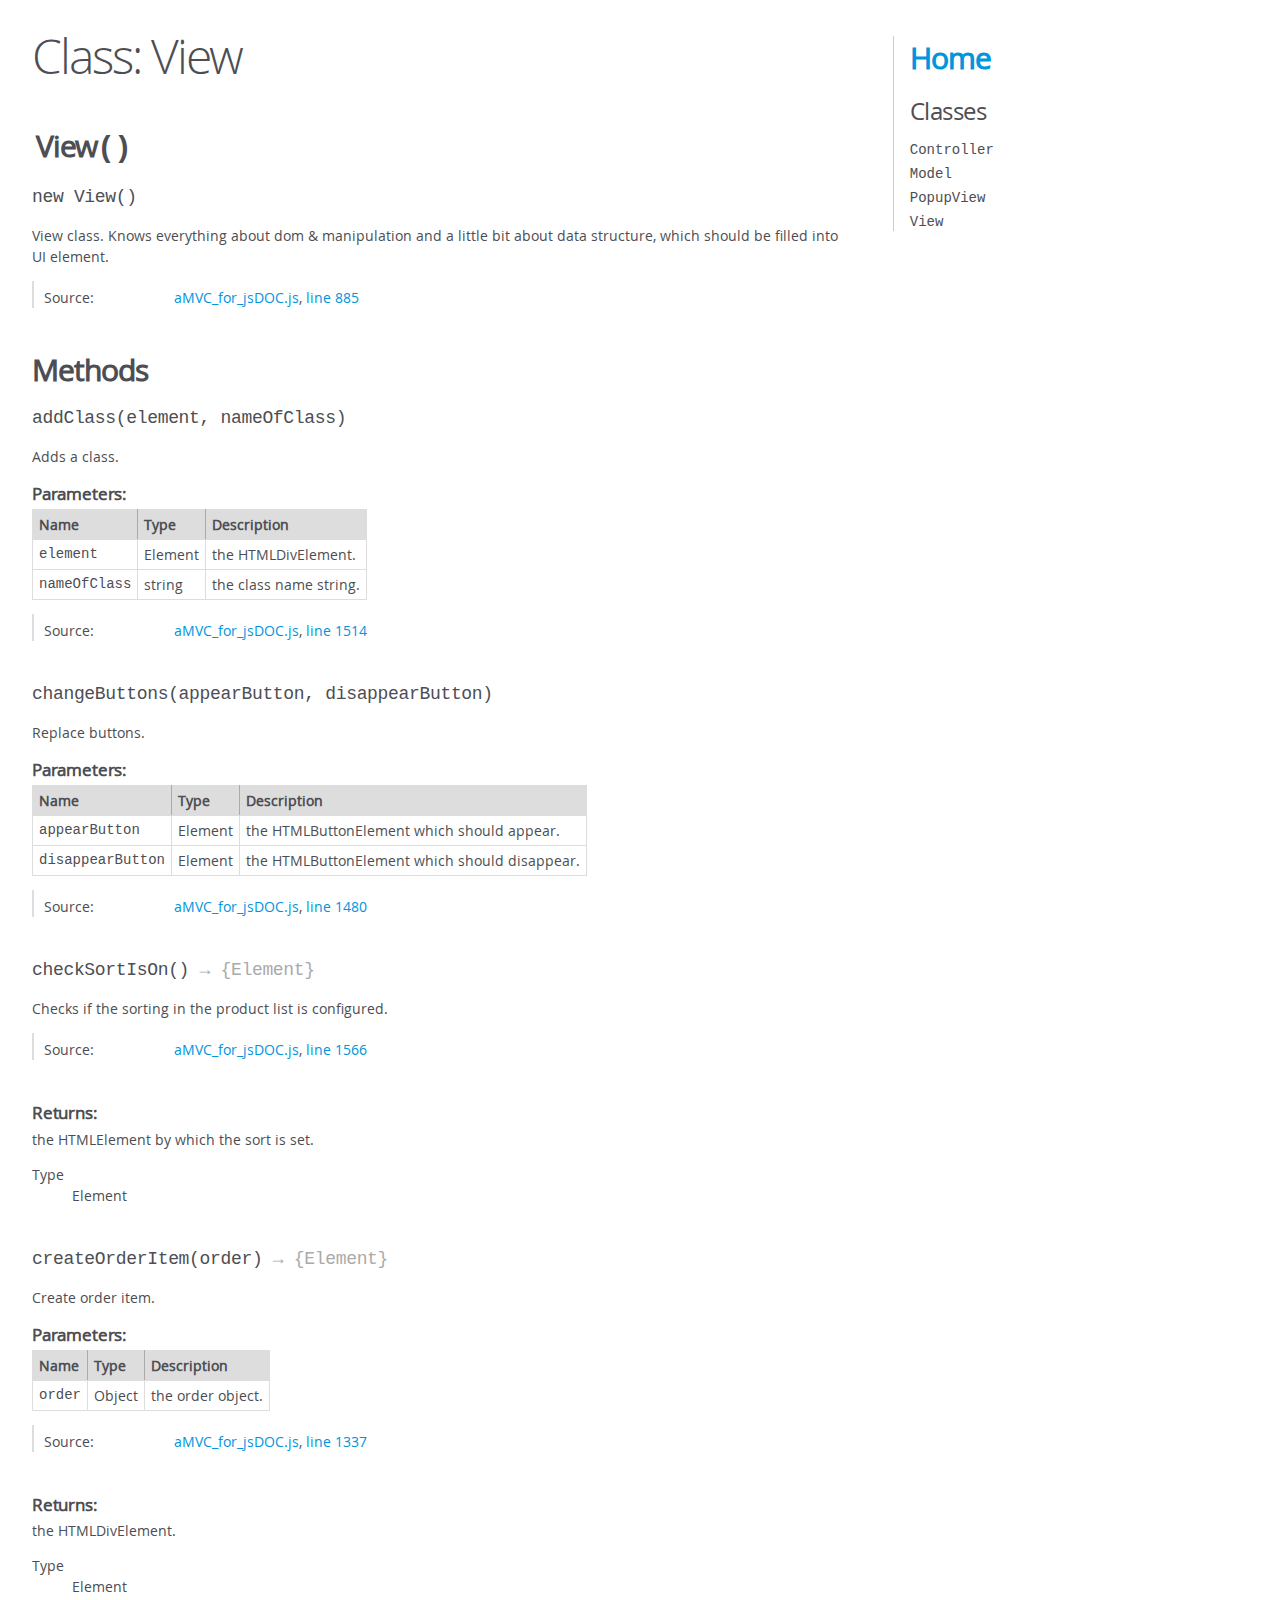
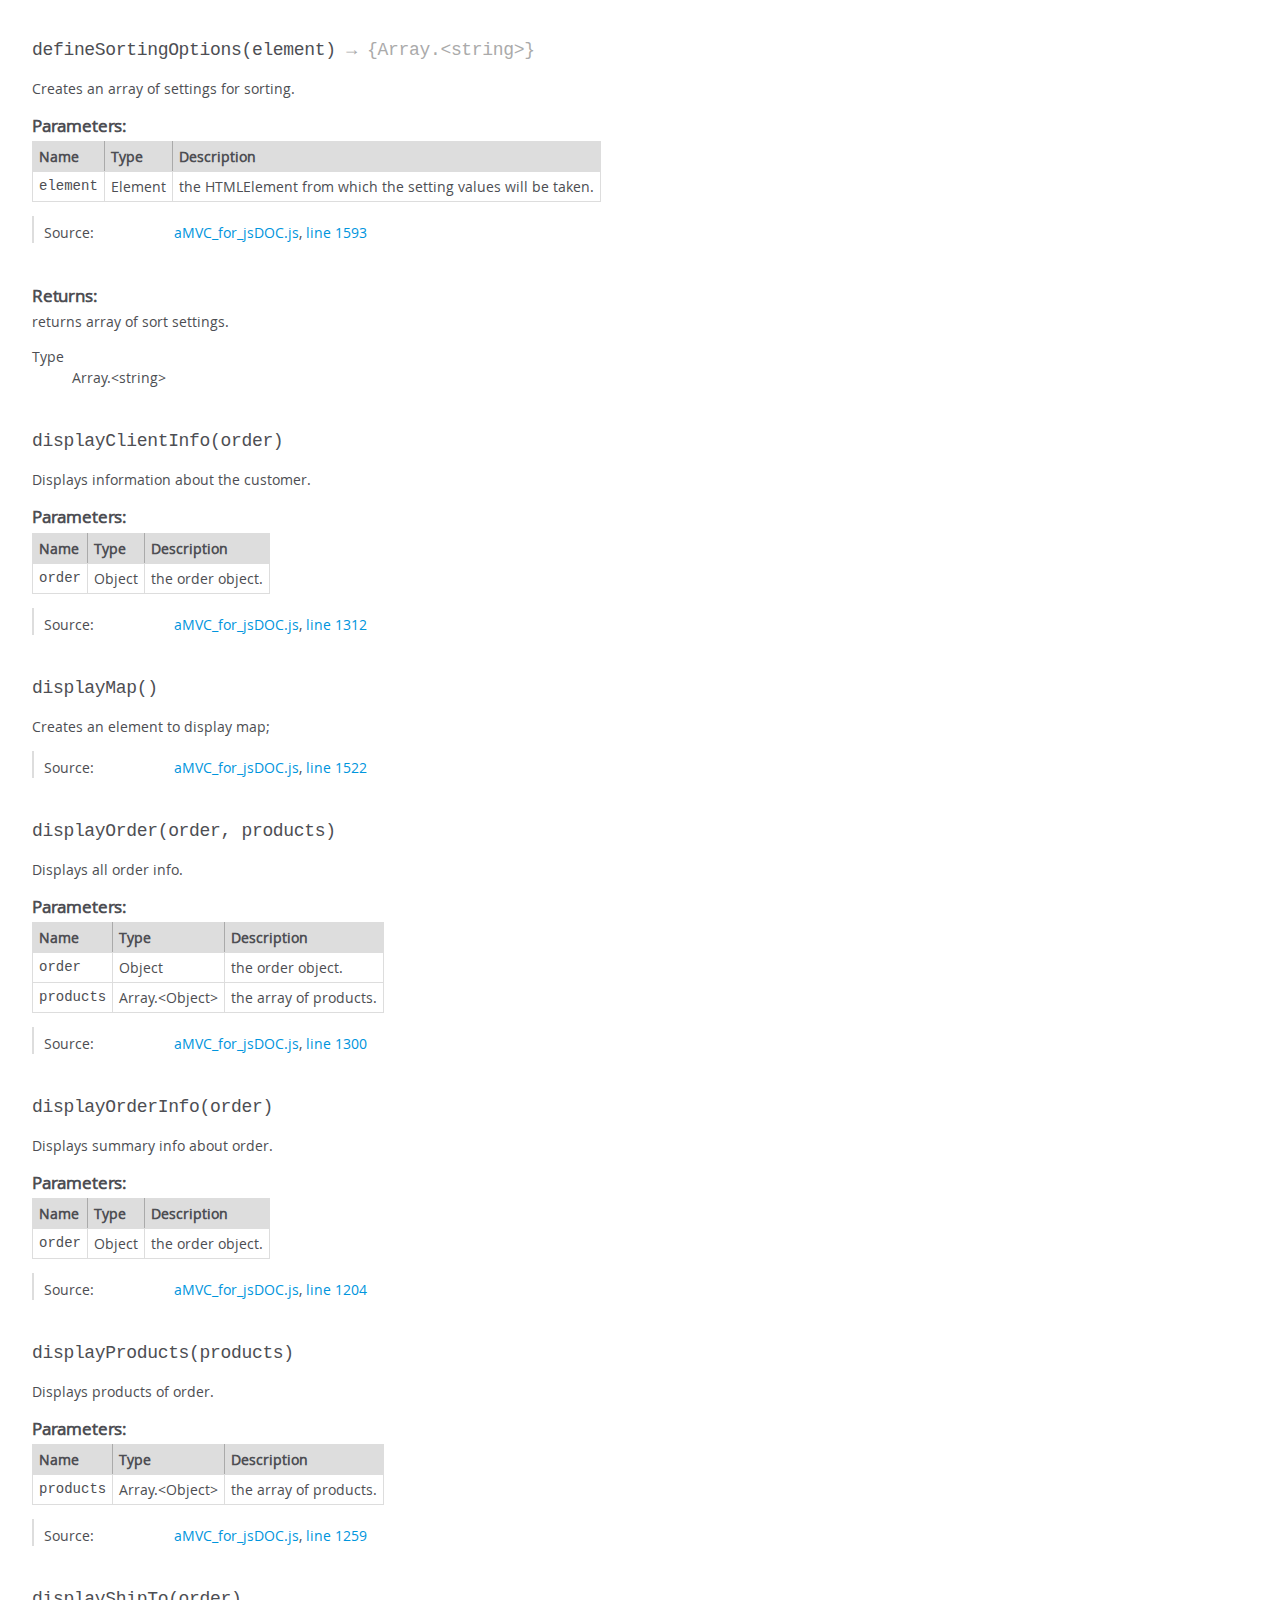
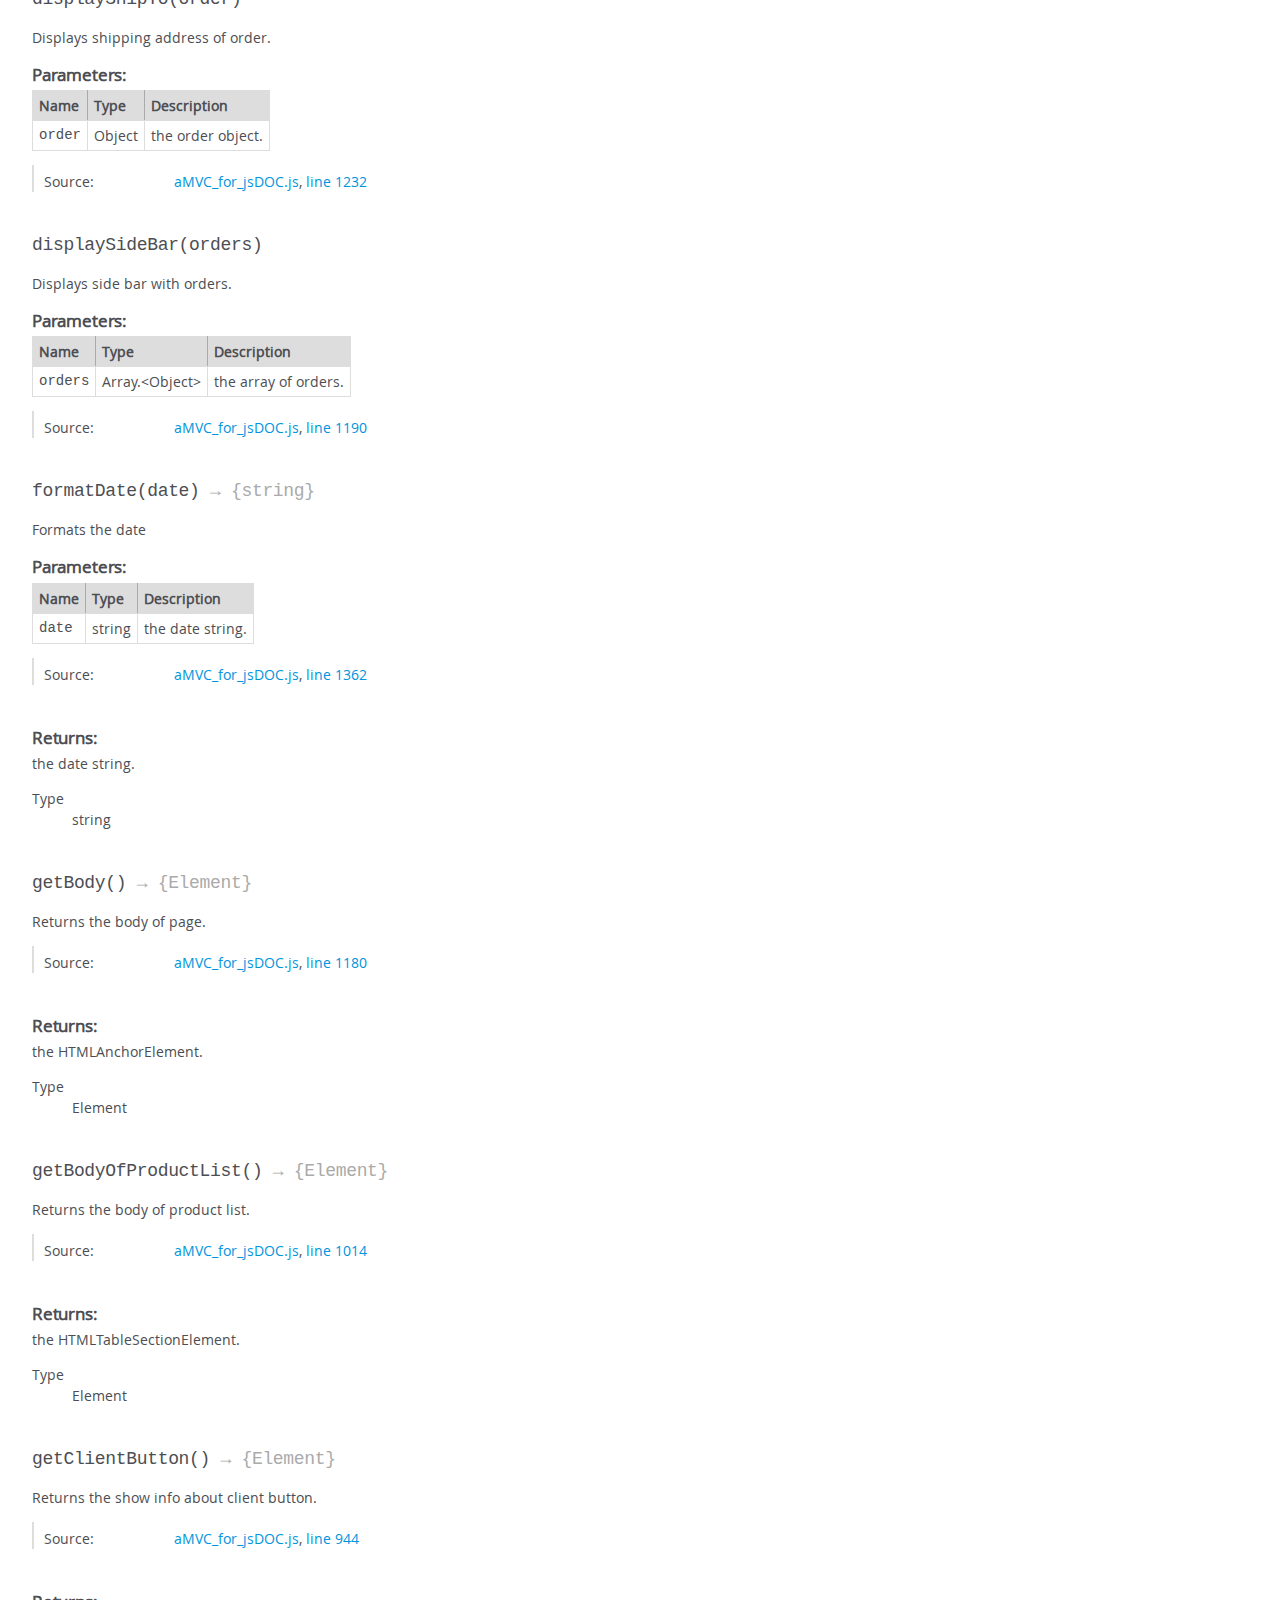
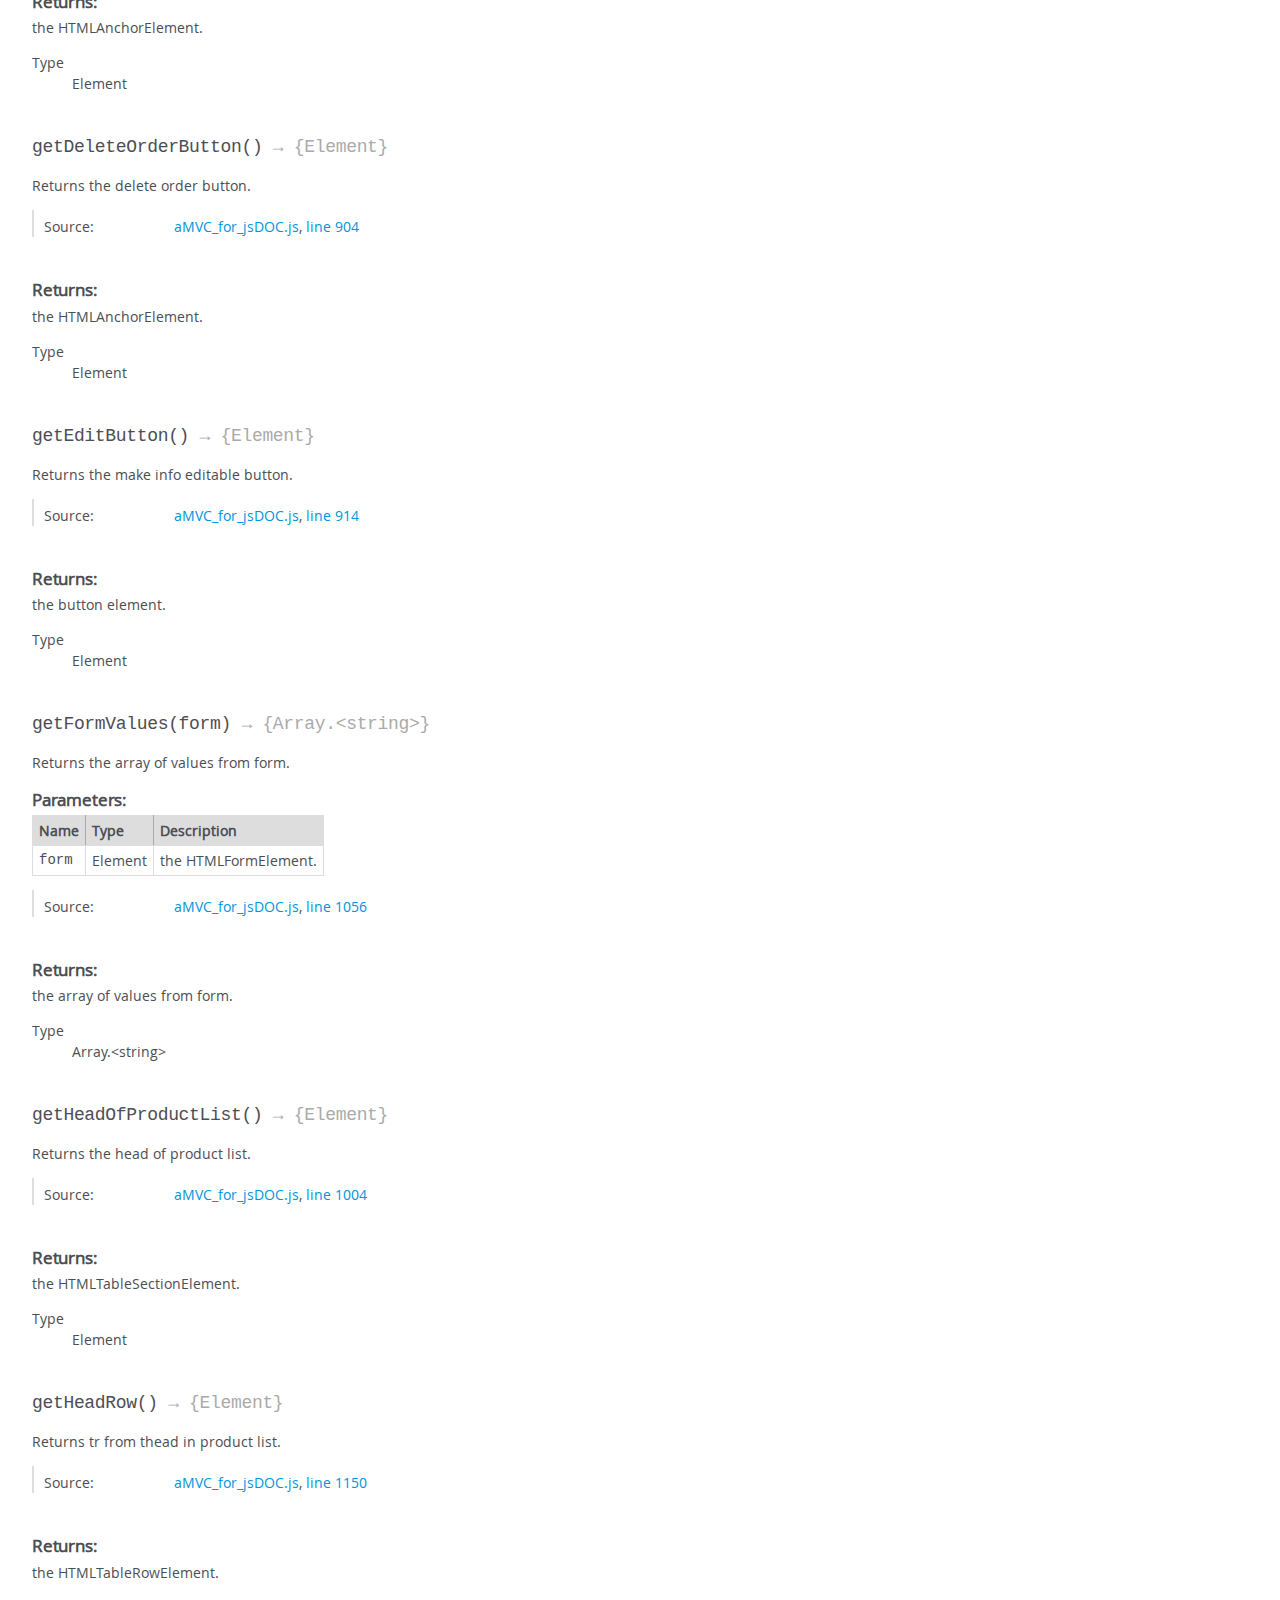
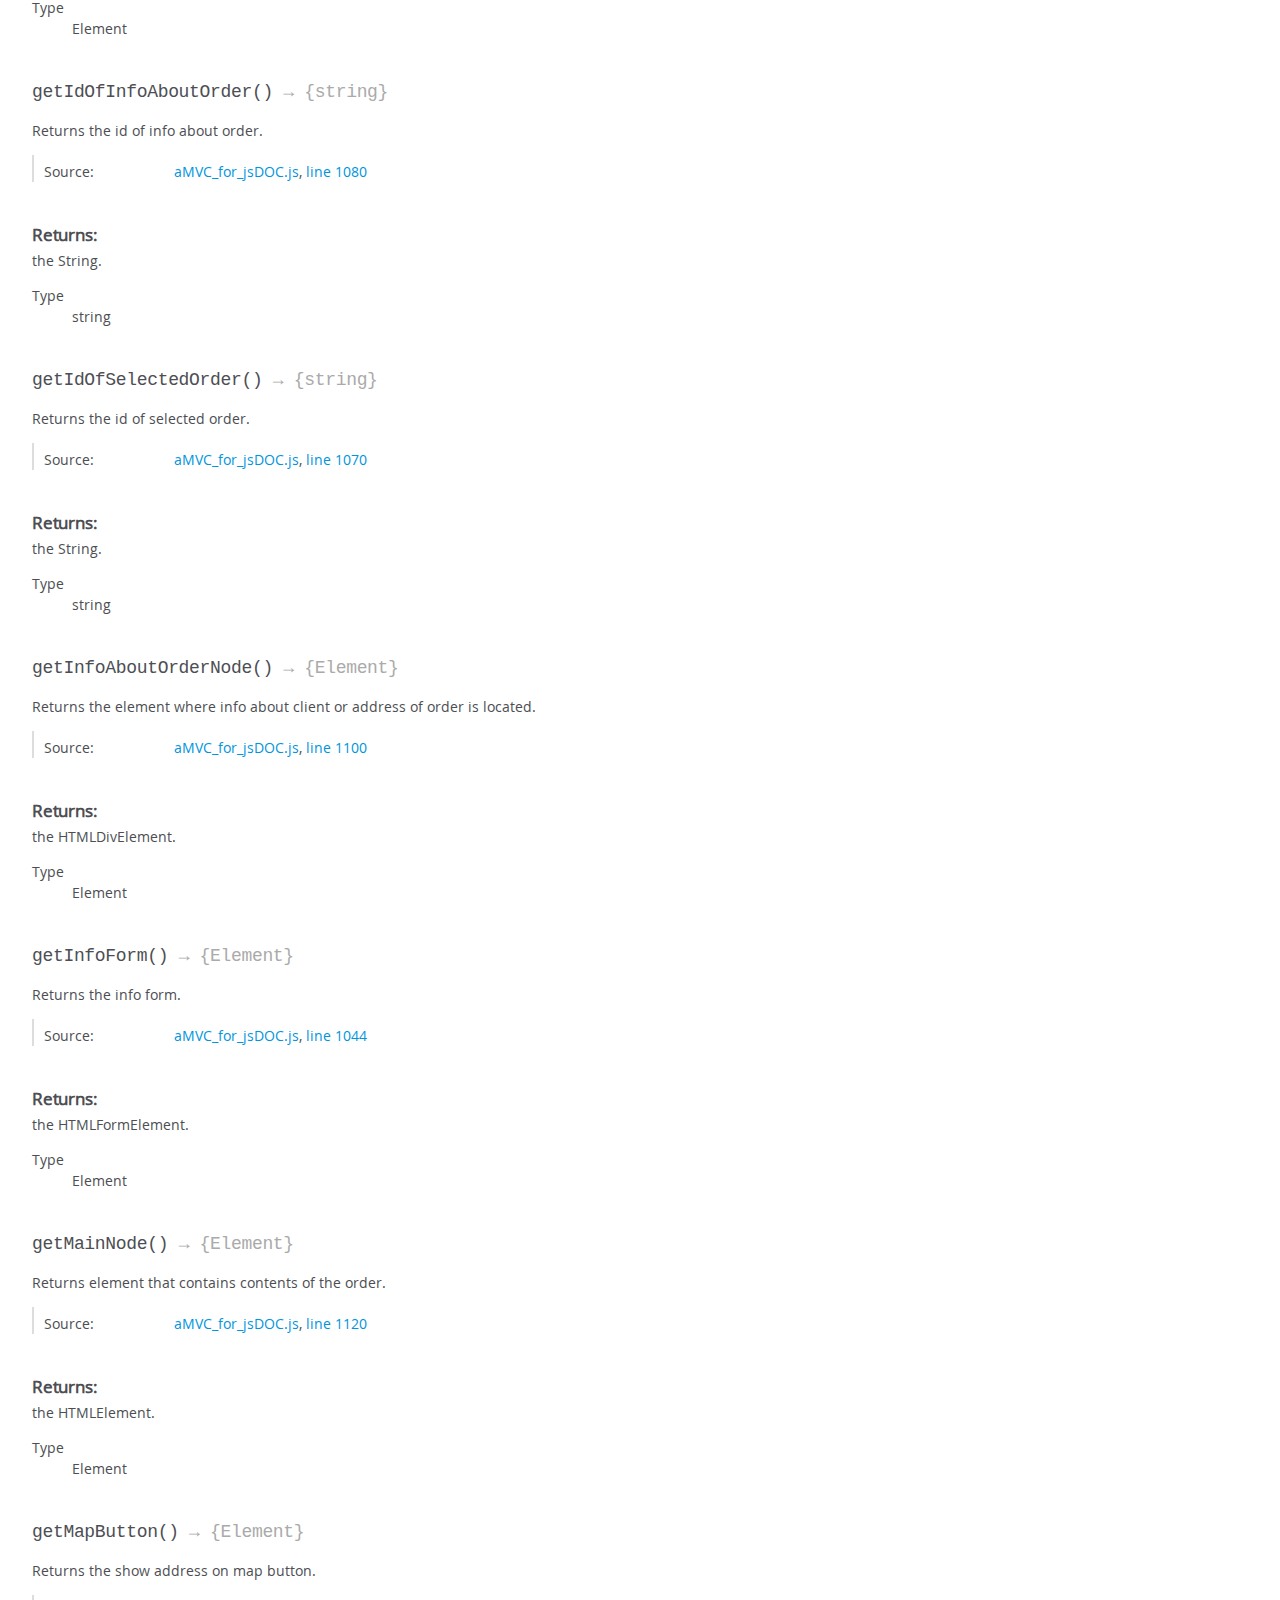
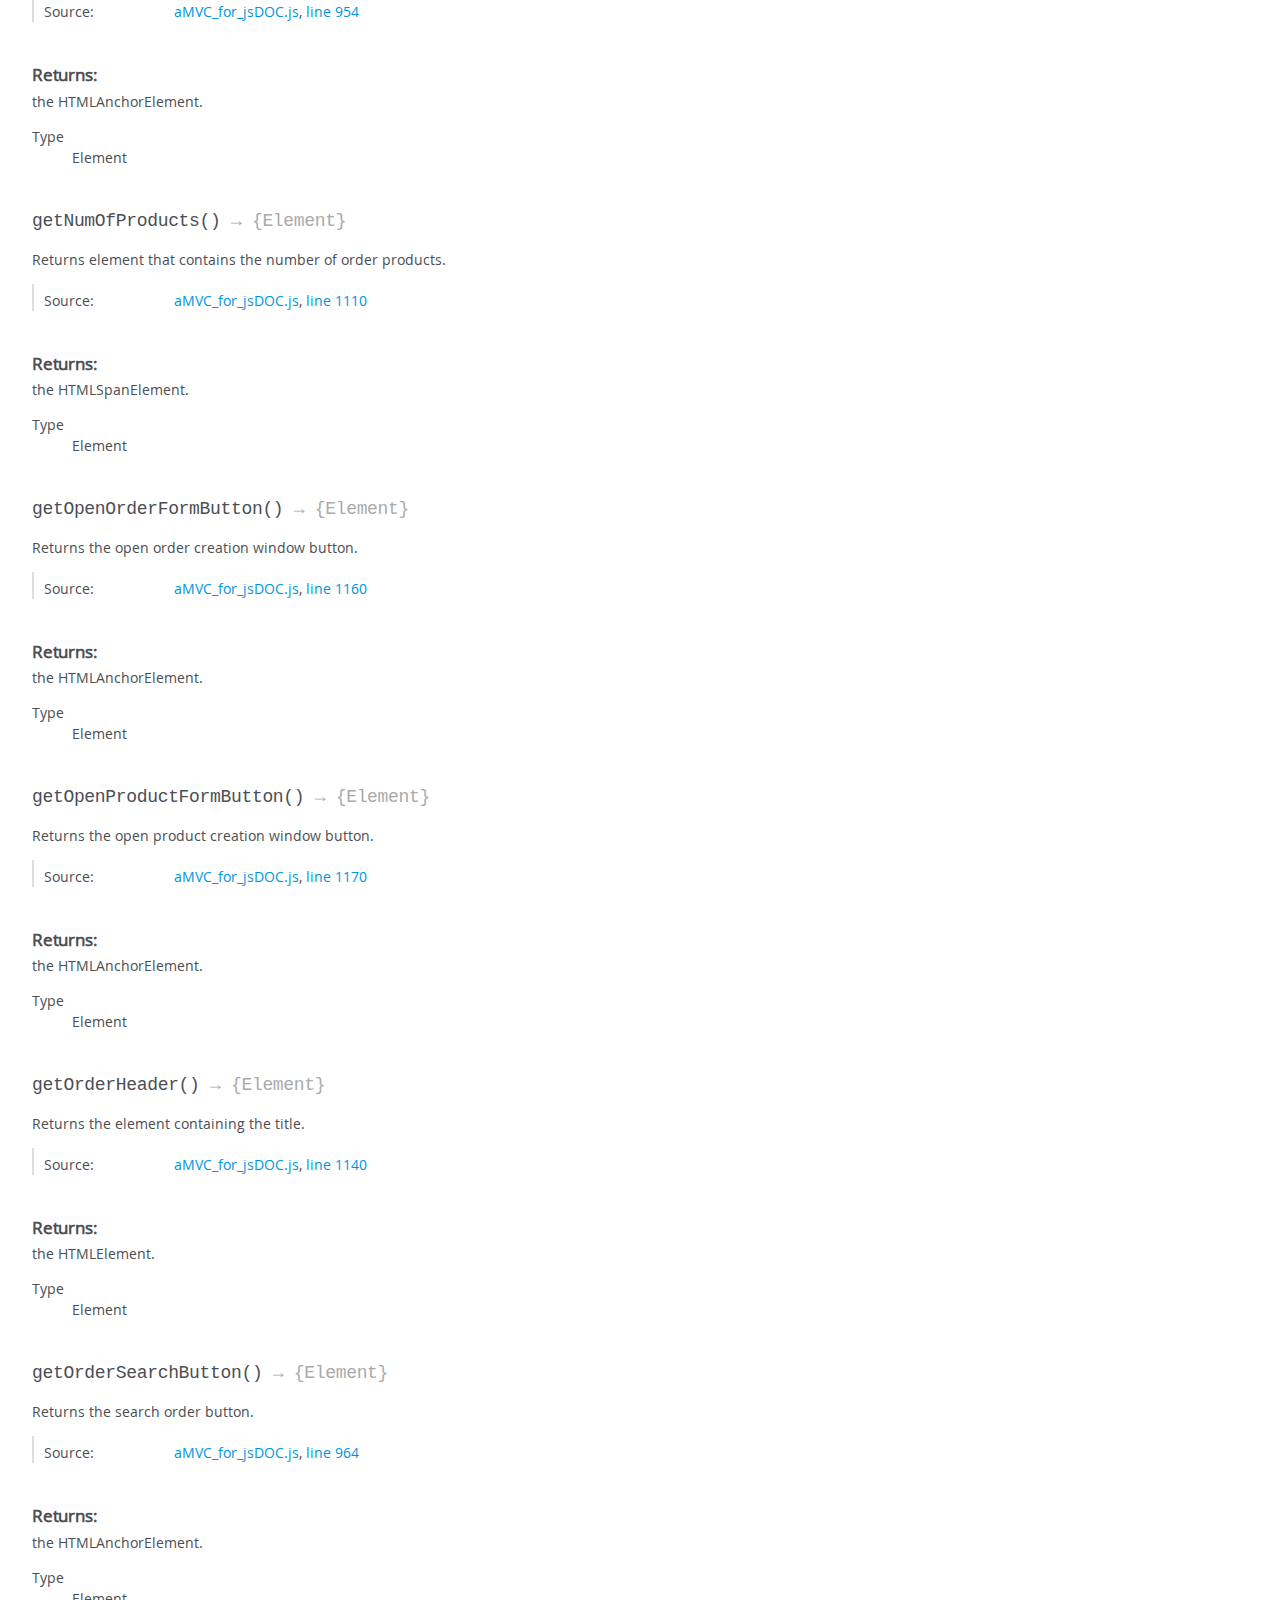
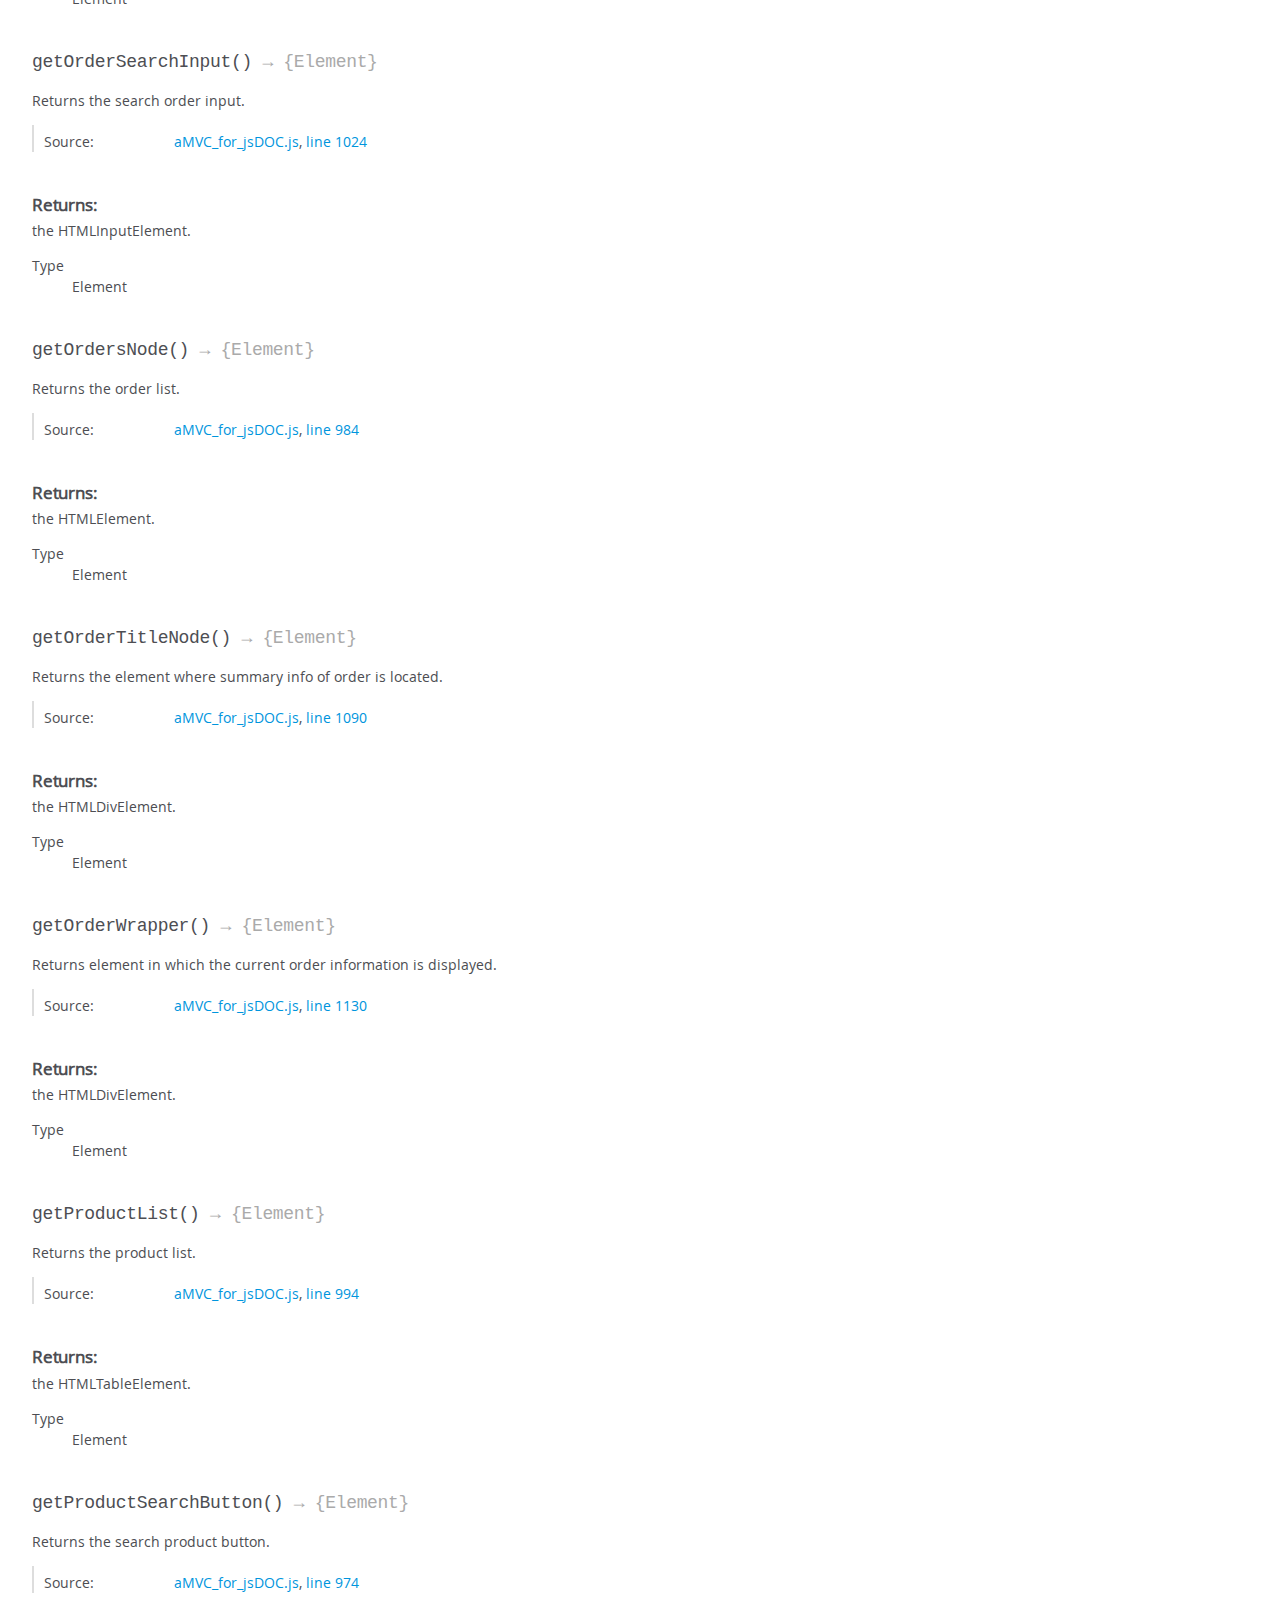
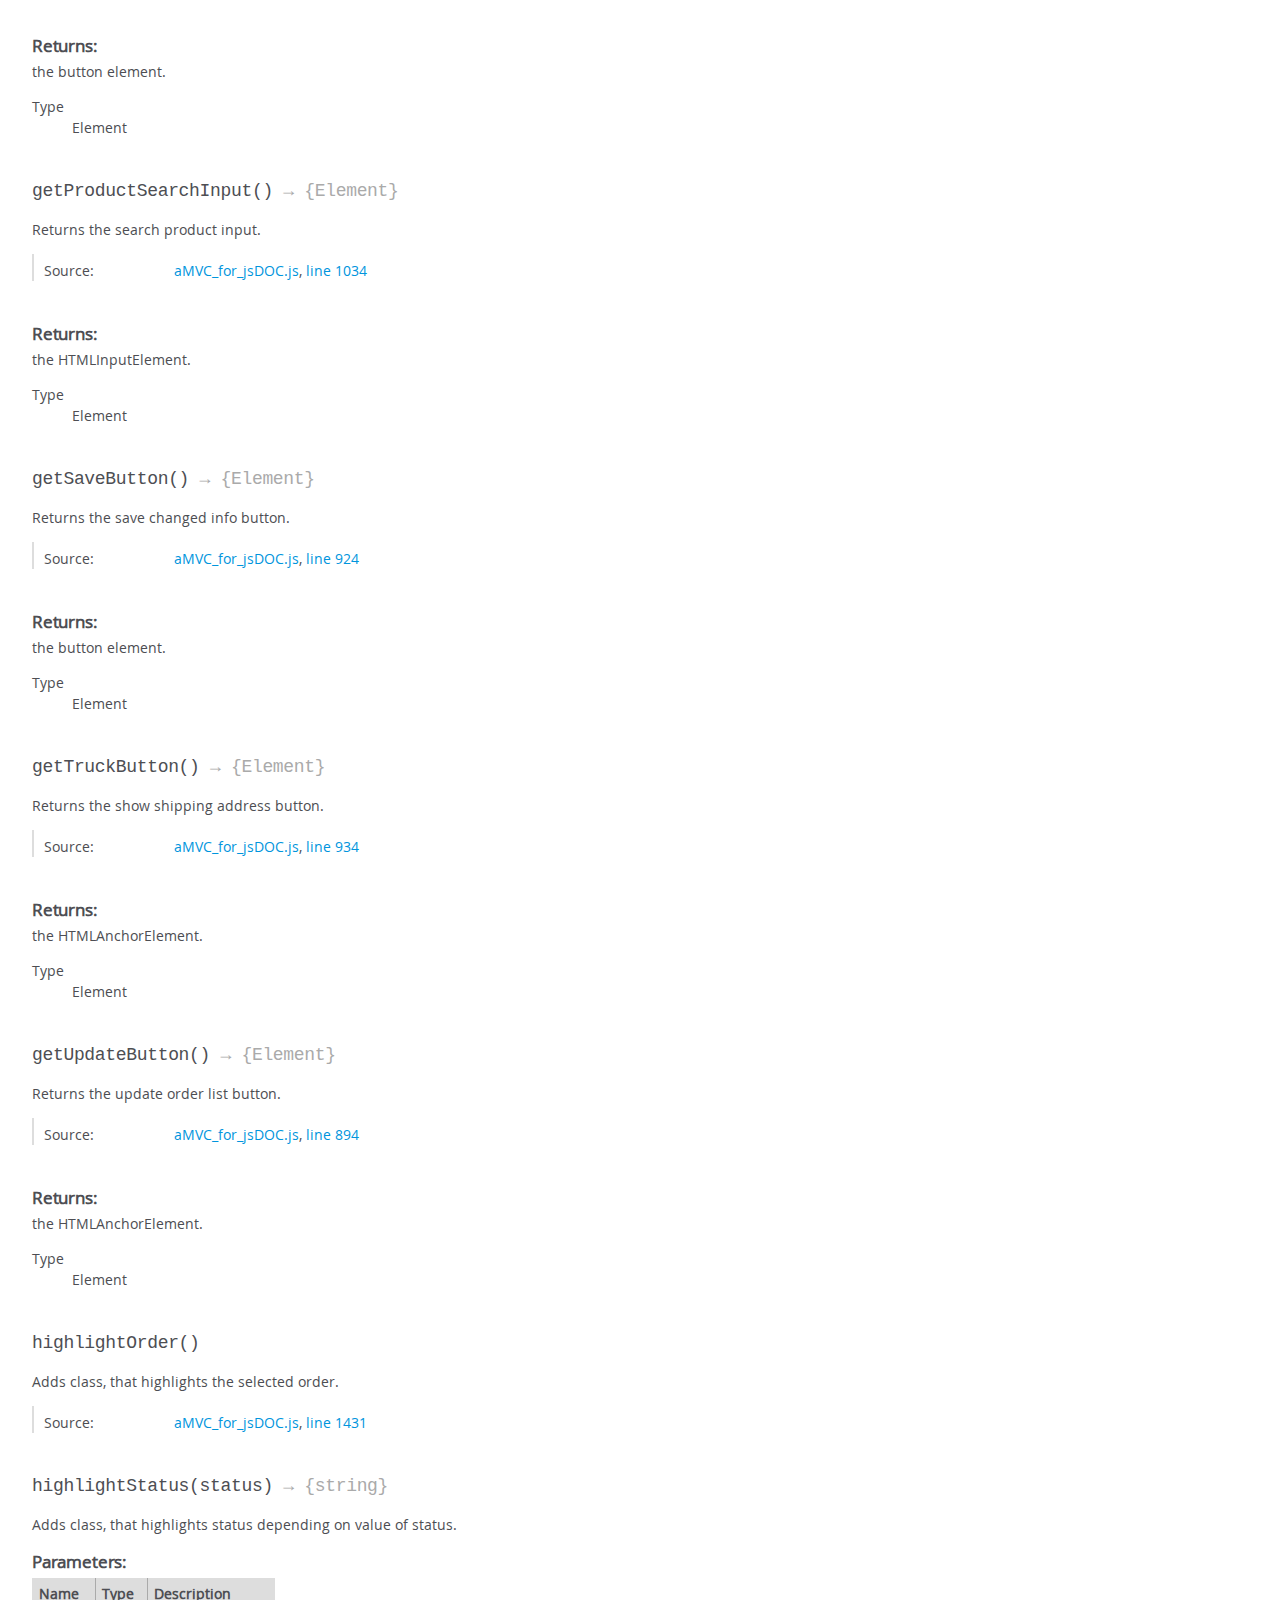
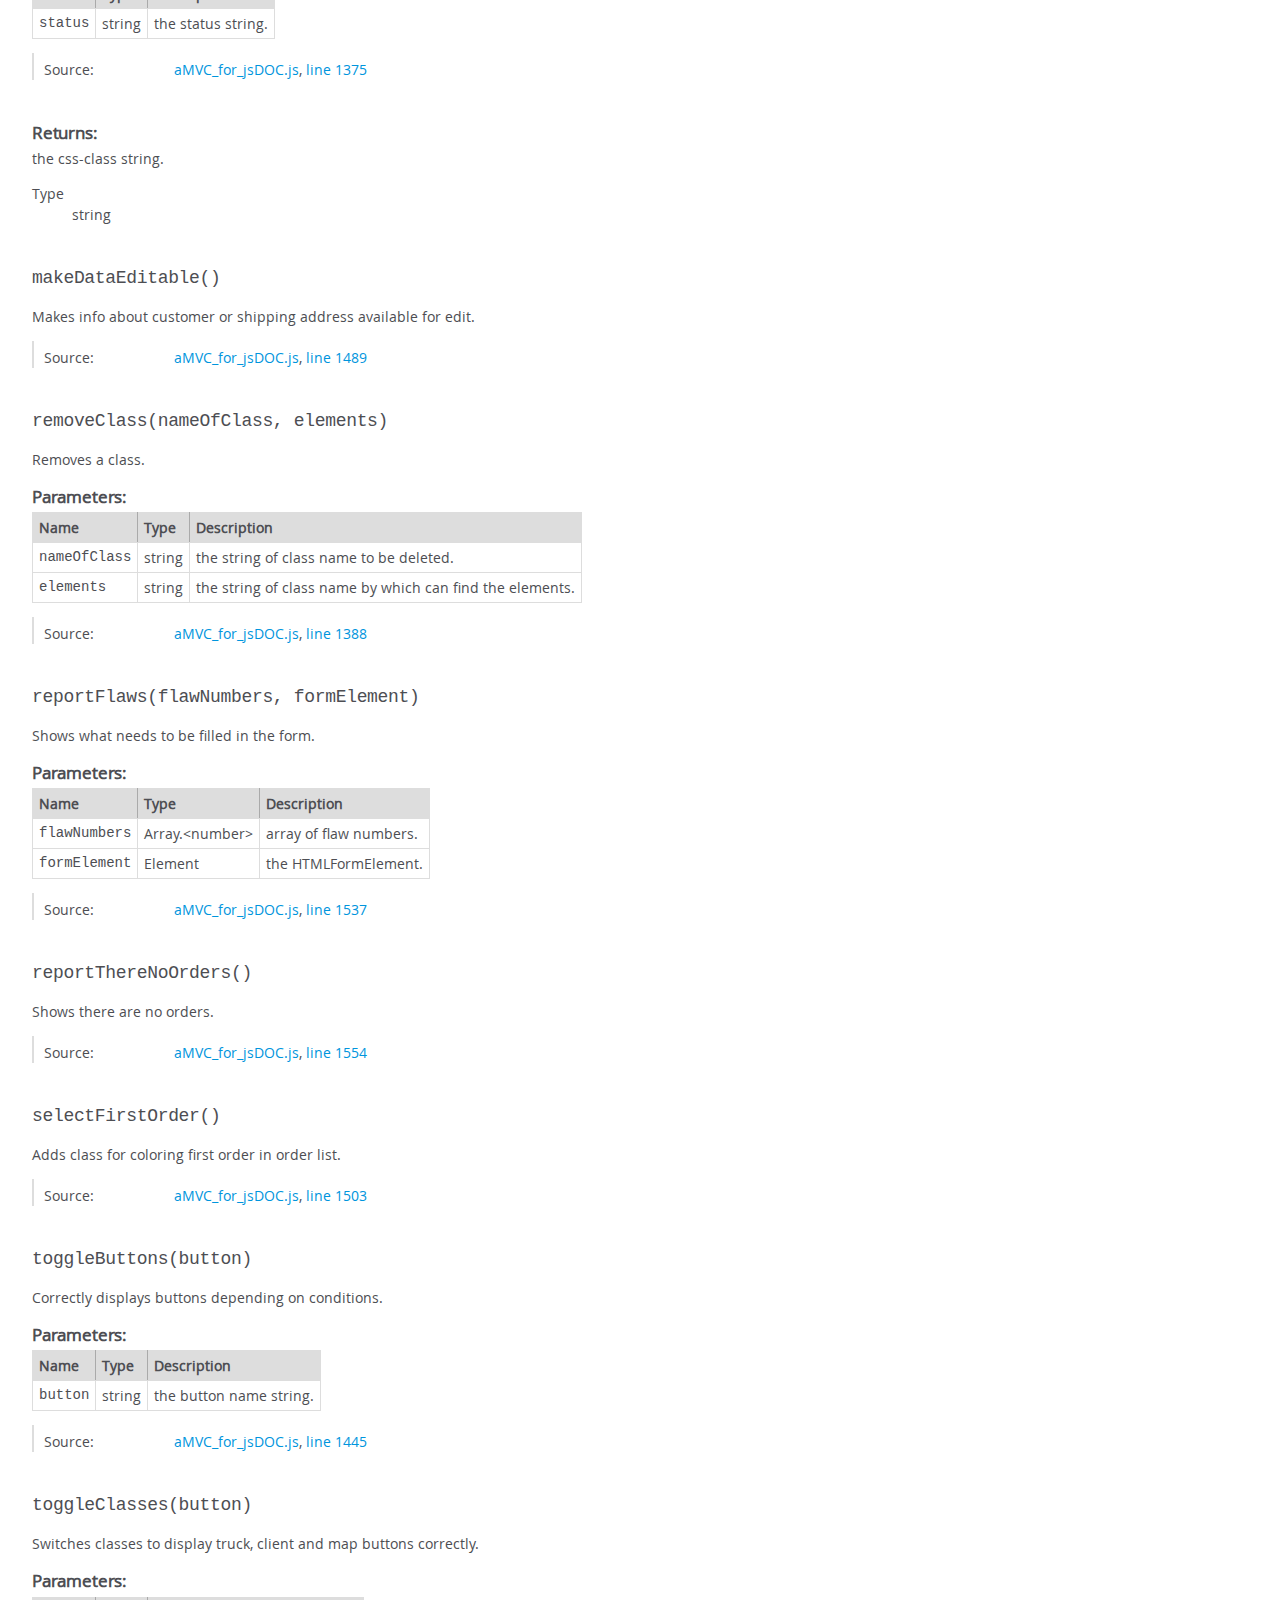
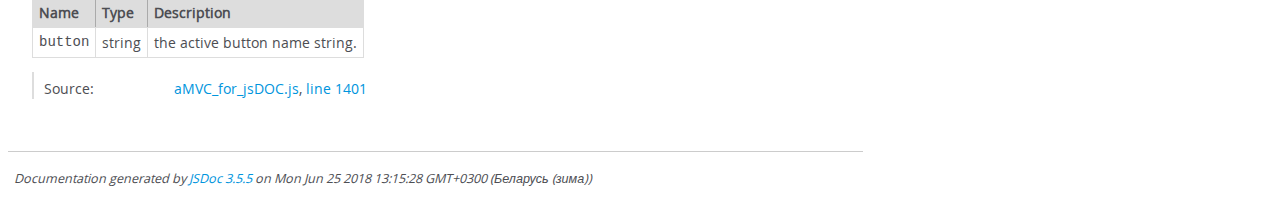
<file: out/View.html>
<!DOCTYPE html>
<html lang="en">
<head>
    <meta charset="utf-8">
    <title>JSDoc: Class: View</title>

    <script src="scripts/prettify/prettify.js"> </script>
    <script src="scripts/prettify/lang-css.js"> </script>
    <!--[if lt IE 9]>
      <script src="//html5shiv.googlecode.com/svn/trunk/html5.js"></script>
    <![endif]-->
    <link type="text/css" rel="stylesheet" href="styles/prettify-tomorrow.css">
    <link type="text/css" rel="stylesheet" href="styles/jsdoc-default.css">
</head>

<body>

<div id="main">

    <h1 class="page-title">Class: View</h1>

    




<section>

<header>
    
        <h2><span class="attribs"><span class="type-signature"></span></span>View<span class="signature">()</span><span class="type-signature"></span></h2>
        
    
</header>

<article>
    <div class="container-overview">
    
        

    

    
    <h4 class="name" id="View"><span class="type-signature"></span>new View<span class="signature">()</span><span class="type-signature"></span></h4>
    

    



<div class="description">
    View class. Knows everything about dom & manipulation and a little bit about data structure, which should befilled into UI element.
</div>













<dl class="details">

    

    

    

    

    

    

    

    

    

    

    

    

    
    <dt class="tag-source">Source:</dt>
    <dd class="tag-source"><ul class="dummy"><li>
        <a href="aMVC_for_jsDOC.js.html">aMVC_for_jsDOC.js</a>, <a href="aMVC_for_jsDOC.js.html#line885">line 885</a>
    </li></ul></dd>
    

    

    

    
</dl>


















    
    </div>

    

    

    

    

    

    

    

    
        <h3 class="subsection-title">Methods</h3>

        
            

    

    
    <h4 class="name" id="addClass"><span class="type-signature"></span>addClass<span class="signature">(element, nameOfClass)</span><span class="type-signature"></span></h4>
    

    



<div class="description">
    Adds a class.
</div>









    <h5>Parameters:</h5>
    

<table class="params">
    <thead>
    <tr>
        
        <th>Name</th>
        

        <th>Type</th>

        

        

        <th class="last">Description</th>
    </tr>
    </thead>

    <tbody>
    

        <tr>
            
                <td class="name"><code>element</code></td>
            

            <td class="type">
            
                
<span class="param-type">Element</span>


            
            </td>

            

            

            <td class="description last">the HTMLDivElement.</td>
        </tr>

    

        <tr>
            
                <td class="name"><code>nameOfClass</code></td>
            

            <td class="type">
            
                
<span class="param-type">string</span>


            
            </td>

            

            

            <td class="description last">the class name string.</td>
        </tr>

    
    </tbody>
</table>






<dl class="details">

    

    

    

    

    

    

    

    

    

    

    

    

    
    <dt class="tag-source">Source:</dt>
    <dd class="tag-source"><ul class="dummy"><li>
        <a href="aMVC_for_jsDOC.js.html">aMVC_for_jsDOC.js</a>, <a href="aMVC_for_jsDOC.js.html#line1514">line 1514</a>
    </li></ul></dd>
    

    

    

    
</dl>


















        
            

    

    
    <h4 class="name" id="changeButtons"><span class="type-signature"></span>changeButtons<span class="signature">(appearButton, disappearButton)</span><span class="type-signature"></span></h4>
    

    



<div class="description">
    Replace buttons.
</div>









    <h5>Parameters:</h5>
    

<table class="params">
    <thead>
    <tr>
        
        <th>Name</th>
        

        <th>Type</th>

        

        

        <th class="last">Description</th>
    </tr>
    </thead>

    <tbody>
    

        <tr>
            
                <td class="name"><code>appearButton</code></td>
            

            <td class="type">
            
                
<span class="param-type">Element</span>


            
            </td>

            

            

            <td class="description last">the HTMLButtonElement which should appear.</td>
        </tr>

    

        <tr>
            
                <td class="name"><code>disappearButton</code></td>
            

            <td class="type">
            
                
<span class="param-type">Element</span>


            
            </td>

            

            

            <td class="description last">the HTMLButtonElement which should disappear.</td>
        </tr>

    
    </tbody>
</table>






<dl class="details">

    

    

    

    

    

    

    

    

    

    

    

    

    
    <dt class="tag-source">Source:</dt>
    <dd class="tag-source"><ul class="dummy"><li>
        <a href="aMVC_for_jsDOC.js.html">aMVC_for_jsDOC.js</a>, <a href="aMVC_for_jsDOC.js.html#line1480">line 1480</a>
    </li></ul></dd>
    

    

    

    
</dl>


















        
            

    

    
    <h4 class="name" id="checkSortIsOn"><span class="type-signature"></span>checkSortIsOn<span class="signature">()</span><span class="type-signature"> &rarr; {Element}</span></h4>
    

    



<div class="description">
    Checks if the sorting in the product list is configured.
</div>













<dl class="details">

    

    

    

    

    

    

    

    

    

    

    

    

    
    <dt class="tag-source">Source:</dt>
    <dd class="tag-source"><ul class="dummy"><li>
        <a href="aMVC_for_jsDOC.js.html">aMVC_for_jsDOC.js</a>, <a href="aMVC_for_jsDOC.js.html#line1566">line 1566</a>
    </li></ul></dd>
    

    

    

    
</dl>













<h5>Returns:</h5>

        
<div class="param-desc">
    the HTMLElement by which the sort is set.
</div>



<dl>
    <dt>
        Type
    </dt>
    <dd>
        
<span class="param-type">Element</span>


    </dd>
</dl>

    





        
            

    

    
    <h4 class="name" id="createOrderItem"><span class="type-signature"></span>createOrderItem<span class="signature">(order)</span><span class="type-signature"> &rarr; {Element}</span></h4>
    

    



<div class="description">
    Create order item.
</div>









    <h5>Parameters:</h5>
    

<table class="params">
    <thead>
    <tr>
        
        <th>Name</th>
        

        <th>Type</th>

        

        

        <th class="last">Description</th>
    </tr>
    </thead>

    <tbody>
    

        <tr>
            
                <td class="name"><code>order</code></td>
            

            <td class="type">
            
                
<span class="param-type">Object</span>


            
            </td>

            

            

            <td class="description last">the order object.</td>
        </tr>

    
    </tbody>
</table>






<dl class="details">

    

    

    

    

    

    

    

    

    

    

    

    

    
    <dt class="tag-source">Source:</dt>
    <dd class="tag-source"><ul class="dummy"><li>
        <a href="aMVC_for_jsDOC.js.html">aMVC_for_jsDOC.js</a>, <a href="aMVC_for_jsDOC.js.html#line1337">line 1337</a>
    </li></ul></dd>
    

    

    

    
</dl>













<h5>Returns:</h5>

        
<div class="param-desc">
    the HTMLDivElement.
</div>



<dl>
    <dt>
        Type
    </dt>
    <dd>
        
<span class="param-type">Element</span>


    </dd>
</dl>

    





        
            

    

    
    <h4 class="name" id="defineSortingOptions"><span class="type-signature"></span>defineSortingOptions<span class="signature">(element)</span><span class="type-signature"> &rarr; {Array.&lt;string>}</span></h4>
    

    



<div class="description">
    Creates an array of settings for sorting.
</div>









    <h5>Parameters:</h5>
    

<table class="params">
    <thead>
    <tr>
        
        <th>Name</th>
        

        <th>Type</th>

        

        

        <th class="last">Description</th>
    </tr>
    </thead>

    <tbody>
    

        <tr>
            
                <td class="name"><code>element</code></td>
            

            <td class="type">
            
                
<span class="param-type">Element</span>


            
            </td>

            

            

            <td class="description last">the HTMLElement from which the setting values ​​will be taken.</td>
        </tr>

    
    </tbody>
</table>






<dl class="details">

    

    

    

    

    

    

    

    

    

    

    

    

    
    <dt class="tag-source">Source:</dt>
    <dd class="tag-source"><ul class="dummy"><li>
        <a href="aMVC_for_jsDOC.js.html">aMVC_for_jsDOC.js</a>, <a href="aMVC_for_jsDOC.js.html#line1593">line 1593</a>
    </li></ul></dd>
    

    

    

    
</dl>













<h5>Returns:</h5>

        
<div class="param-desc">
    returns array of sort settings.
</div>



<dl>
    <dt>
        Type
    </dt>
    <dd>
        
<span class="param-type">Array.&lt;string></span>


    </dd>
</dl>

    





        
            

    

    
    <h4 class="name" id="displayClientInfo"><span class="type-signature"></span>displayClientInfo<span class="signature">(order)</span><span class="type-signature"></span></h4>
    

    



<div class="description">
    Displays information about the customer.
</div>









    <h5>Parameters:</h5>
    

<table class="params">
    <thead>
    <tr>
        
        <th>Name</th>
        

        <th>Type</th>

        

        

        <th class="last">Description</th>
    </tr>
    </thead>

    <tbody>
    

        <tr>
            
                <td class="name"><code>order</code></td>
            

            <td class="type">
            
                
<span class="param-type">Object</span>


            
            </td>

            

            

            <td class="description last">the order object.</td>
        </tr>

    
    </tbody>
</table>






<dl class="details">

    

    

    

    

    

    

    

    

    

    

    

    

    
    <dt class="tag-source">Source:</dt>
    <dd class="tag-source"><ul class="dummy"><li>
        <a href="aMVC_for_jsDOC.js.html">aMVC_for_jsDOC.js</a>, <a href="aMVC_for_jsDOC.js.html#line1312">line 1312</a>
    </li></ul></dd>
    

    

    

    
</dl>


















        
            

    

    
    <h4 class="name" id="displayMap"><span class="type-signature"></span>displayMap<span class="signature">()</span><span class="type-signature"></span></h4>
    

    



<div class="description">
    Creates an element to display map;
</div>













<dl class="details">

    

    

    

    

    

    

    

    

    

    

    

    

    
    <dt class="tag-source">Source:</dt>
    <dd class="tag-source"><ul class="dummy"><li>
        <a href="aMVC_for_jsDOC.js.html">aMVC_for_jsDOC.js</a>, <a href="aMVC_for_jsDOC.js.html#line1522">line 1522</a>
    </li></ul></dd>
    

    

    

    
</dl>


















        
            

    

    
    <h4 class="name" id="displayOrder"><span class="type-signature"></span>displayOrder<span class="signature">(order, products)</span><span class="type-signature"></span></h4>
    

    



<div class="description">
    Displays all order info.
</div>









    <h5>Parameters:</h5>
    

<table class="params">
    <thead>
    <tr>
        
        <th>Name</th>
        

        <th>Type</th>

        

        

        <th class="last">Description</th>
    </tr>
    </thead>

    <tbody>
    

        <tr>
            
                <td class="name"><code>order</code></td>
            

            <td class="type">
            
                
<span class="param-type">Object</span>


            
            </td>

            

            

            <td class="description last">the order object.</td>
        </tr>

    

        <tr>
            
                <td class="name"><code>products</code></td>
            

            <td class="type">
            
                
<span class="param-type">Array.&lt;Object></span>


            
            </td>

            

            

            <td class="description last">the array of products.</td>
        </tr>

    
    </tbody>
</table>






<dl class="details">

    

    

    

    

    

    

    

    

    

    

    

    

    
    <dt class="tag-source">Source:</dt>
    <dd class="tag-source"><ul class="dummy"><li>
        <a href="aMVC_for_jsDOC.js.html">aMVC_for_jsDOC.js</a>, <a href="aMVC_for_jsDOC.js.html#line1300">line 1300</a>
    </li></ul></dd>
    

    

    

    
</dl>


















        
            

    

    
    <h4 class="name" id="displayOrderInfo"><span class="type-signature"></span>displayOrderInfo<span class="signature">(order)</span><span class="type-signature"></span></h4>
    

    



<div class="description">
    Displays summary info about order.
</div>









    <h5>Parameters:</h5>
    

<table class="params">
    <thead>
    <tr>
        
        <th>Name</th>
        

        <th>Type</th>

        

        

        <th class="last">Description</th>
    </tr>
    </thead>

    <tbody>
    

        <tr>
            
                <td class="name"><code>order</code></td>
            

            <td class="type">
            
                
<span class="param-type">Object</span>


            
            </td>

            

            

            <td class="description last">the order object.</td>
        </tr>

    
    </tbody>
</table>






<dl class="details">

    

    

    

    

    

    

    

    

    

    

    

    

    
    <dt class="tag-source">Source:</dt>
    <dd class="tag-source"><ul class="dummy"><li>
        <a href="aMVC_for_jsDOC.js.html">aMVC_for_jsDOC.js</a>, <a href="aMVC_for_jsDOC.js.html#line1204">line 1204</a>
    </li></ul></dd>
    

    

    

    
</dl>


















        
            

    

    
    <h4 class="name" id="displayProducts"><span class="type-signature"></span>displayProducts<span class="signature">(products)</span><span class="type-signature"></span></h4>
    

    



<div class="description">
    Displays products of order.
</div>









    <h5>Parameters:</h5>
    

<table class="params">
    <thead>
    <tr>
        
        <th>Name</th>
        

        <th>Type</th>

        

        

        <th class="last">Description</th>
    </tr>
    </thead>

    <tbody>
    

        <tr>
            
                <td class="name"><code>products</code></td>
            

            <td class="type">
            
                
<span class="param-type">Array.&lt;Object></span>


            
            </td>

            

            

            <td class="description last">the array of products.</td>
        </tr>

    
    </tbody>
</table>






<dl class="details">

    

    

    

    

    

    

    

    

    

    

    

    

    
    <dt class="tag-source">Source:</dt>
    <dd class="tag-source"><ul class="dummy"><li>
        <a href="aMVC_for_jsDOC.js.html">aMVC_for_jsDOC.js</a>, <a href="aMVC_for_jsDOC.js.html#line1259">line 1259</a>
    </li></ul></dd>
    

    

    

    
</dl>


















        
            

    

    
    <h4 class="name" id="displayShipTo"><span class="type-signature"></span>displayShipTo<span class="signature">(order)</span><span class="type-signature"></span></h4>
    

    



<div class="description">
    Displays shipping address of order.
</div>









    <h5>Parameters:</h5>
    

<table class="params">
    <thead>
    <tr>
        
        <th>Name</th>
        

        <th>Type</th>

        

        

        <th class="last">Description</th>
    </tr>
    </thead>

    <tbody>
    

        <tr>
            
                <td class="name"><code>order</code></td>
            

            <td class="type">
            
                
<span class="param-type">Object</span>


            
            </td>

            

            

            <td class="description last">the order object.</td>
        </tr>

    
    </tbody>
</table>






<dl class="details">

    

    

    

    

    

    

    

    

    

    

    

    

    
    <dt class="tag-source">Source:</dt>
    <dd class="tag-source"><ul class="dummy"><li>
        <a href="aMVC_for_jsDOC.js.html">aMVC_for_jsDOC.js</a>, <a href="aMVC_for_jsDOC.js.html#line1232">line 1232</a>
    </li></ul></dd>
    

    

    

    
</dl>


















        
            

    

    
    <h4 class="name" id="displaySideBar"><span class="type-signature"></span>displaySideBar<span class="signature">(orders)</span><span class="type-signature"></span></h4>
    

    



<div class="description">
    Displays side bar with orders.
</div>









    <h5>Parameters:</h5>
    

<table class="params">
    <thead>
    <tr>
        
        <th>Name</th>
        

        <th>Type</th>

        

        

        <th class="last">Description</th>
    </tr>
    </thead>

    <tbody>
    

        <tr>
            
                <td class="name"><code>orders</code></td>
            

            <td class="type">
            
                
<span class="param-type">Array.&lt;Object></span>


            
            </td>

            

            

            <td class="description last">the array of orders.</td>
        </tr>

    
    </tbody>
</table>






<dl class="details">

    

    

    

    

    

    

    

    

    

    

    

    

    
    <dt class="tag-source">Source:</dt>
    <dd class="tag-source"><ul class="dummy"><li>
        <a href="aMVC_for_jsDOC.js.html">aMVC_for_jsDOC.js</a>, <a href="aMVC_for_jsDOC.js.html#line1190">line 1190</a>
    </li></ul></dd>
    

    

    

    
</dl>


















        
            

    

    
    <h4 class="name" id="formatDate"><span class="type-signature"></span>formatDate<span class="signature">(date)</span><span class="type-signature"> &rarr; {string}</span></h4>
    

    



<div class="description">
    Formats the date
</div>









    <h5>Parameters:</h5>
    

<table class="params">
    <thead>
    <tr>
        
        <th>Name</th>
        

        <th>Type</th>

        

        

        <th class="last">Description</th>
    </tr>
    </thead>

    <tbody>
    

        <tr>
            
                <td class="name"><code>date</code></td>
            

            <td class="type">
            
                
<span class="param-type">string</span>


            
            </td>

            

            

            <td class="description last">the date string.</td>
        </tr>

    
    </tbody>
</table>






<dl class="details">

    

    

    

    

    

    

    

    

    

    

    

    

    
    <dt class="tag-source">Source:</dt>
    <dd class="tag-source"><ul class="dummy"><li>
        <a href="aMVC_for_jsDOC.js.html">aMVC_for_jsDOC.js</a>, <a href="aMVC_for_jsDOC.js.html#line1362">line 1362</a>
    </li></ul></dd>
    

    

    

    
</dl>













<h5>Returns:</h5>

        
<div class="param-desc">
    the date string.
</div>



<dl>
    <dt>
        Type
    </dt>
    <dd>
        
<span class="param-type">string</span>


    </dd>
</dl>

    





        
            

    

    
    <h4 class="name" id="getBody"><span class="type-signature"></span>getBody<span class="signature">()</span><span class="type-signature"> &rarr; {Element}</span></h4>
    

    



<div class="description">
    Returns the body of page.
</div>













<dl class="details">

    

    

    

    

    

    

    

    

    

    

    

    

    
    <dt class="tag-source">Source:</dt>
    <dd class="tag-source"><ul class="dummy"><li>
        <a href="aMVC_for_jsDOC.js.html">aMVC_for_jsDOC.js</a>, <a href="aMVC_for_jsDOC.js.html#line1180">line 1180</a>
    </li></ul></dd>
    

    

    

    
</dl>













<h5>Returns:</h5>

        
<div class="param-desc">
    the HTMLAnchorElement.
</div>



<dl>
    <dt>
        Type
    </dt>
    <dd>
        
<span class="param-type">Element</span>


    </dd>
</dl>

    





        
            

    

    
    <h4 class="name" id="getBodyOfProductList"><span class="type-signature"></span>getBodyOfProductList<span class="signature">()</span><span class="type-signature"> &rarr; {Element}</span></h4>
    

    



<div class="description">
    Returns the body of product list.
</div>













<dl class="details">

    

    

    

    

    

    

    

    

    

    

    

    

    
    <dt class="tag-source">Source:</dt>
    <dd class="tag-source"><ul class="dummy"><li>
        <a href="aMVC_for_jsDOC.js.html">aMVC_for_jsDOC.js</a>, <a href="aMVC_for_jsDOC.js.html#line1014">line 1014</a>
    </li></ul></dd>
    

    

    

    
</dl>













<h5>Returns:</h5>

        
<div class="param-desc">
    the HTMLTableSectionElement.
</div>



<dl>
    <dt>
        Type
    </dt>
    <dd>
        
<span class="param-type">Element</span>


    </dd>
</dl>

    





        
            

    

    
    <h4 class="name" id="getClientButton"><span class="type-signature"></span>getClientButton<span class="signature">()</span><span class="type-signature"> &rarr; {Element}</span></h4>
    

    



<div class="description">
    Returns the show info about client button.
</div>













<dl class="details">

    

    

    

    

    

    

    

    

    

    

    

    

    
    <dt class="tag-source">Source:</dt>
    <dd class="tag-source"><ul class="dummy"><li>
        <a href="aMVC_for_jsDOC.js.html">aMVC_for_jsDOC.js</a>, <a href="aMVC_for_jsDOC.js.html#line944">line 944</a>
    </li></ul></dd>
    

    

    

    
</dl>













<h5>Returns:</h5>

        
<div class="param-desc">
    the HTMLAnchorElement.
</div>



<dl>
    <dt>
        Type
    </dt>
    <dd>
        
<span class="param-type">Element</span>


    </dd>
</dl>

    





        
            

    

    
    <h4 class="name" id="getDeleteOrderButton"><span class="type-signature"></span>getDeleteOrderButton<span class="signature">()</span><span class="type-signature"> &rarr; {Element}</span></h4>
    

    



<div class="description">
    Returns the delete order button.
</div>













<dl class="details">

    

    

    

    

    

    

    

    

    

    

    

    

    
    <dt class="tag-source">Source:</dt>
    <dd class="tag-source"><ul class="dummy"><li>
        <a href="aMVC_for_jsDOC.js.html">aMVC_for_jsDOC.js</a>, <a href="aMVC_for_jsDOC.js.html#line904">line 904</a>
    </li></ul></dd>
    

    

    

    
</dl>













<h5>Returns:</h5>

        
<div class="param-desc">
    the HTMLAnchorElement.
</div>



<dl>
    <dt>
        Type
    </dt>
    <dd>
        
<span class="param-type">Element</span>


    </dd>
</dl>

    





        
            

    

    
    <h4 class="name" id="getEditButton"><span class="type-signature"></span>getEditButton<span class="signature">()</span><span class="type-signature"> &rarr; {Element}</span></h4>
    

    



<div class="description">
    Returns the make info editable button.
</div>













<dl class="details">

    

    

    

    

    

    

    

    

    

    

    

    

    
    <dt class="tag-source">Source:</dt>
    <dd class="tag-source"><ul class="dummy"><li>
        <a href="aMVC_for_jsDOC.js.html">aMVC_for_jsDOC.js</a>, <a href="aMVC_for_jsDOC.js.html#line914">line 914</a>
    </li></ul></dd>
    

    

    

    
</dl>













<h5>Returns:</h5>

        
<div class="param-desc">
    the button element.
</div>



<dl>
    <dt>
        Type
    </dt>
    <dd>
        
<span class="param-type">Element</span>


    </dd>
</dl>

    





        
            

    

    
    <h4 class="name" id="getFormValues"><span class="type-signature"></span>getFormValues<span class="signature">(form)</span><span class="type-signature"> &rarr; {Array.&lt;string>}</span></h4>
    

    



<div class="description">
    Returns the array of values from form.
</div>









    <h5>Parameters:</h5>
    

<table class="params">
    <thead>
    <tr>
        
        <th>Name</th>
        

        <th>Type</th>

        

        

        <th class="last">Description</th>
    </tr>
    </thead>

    <tbody>
    

        <tr>
            
                <td class="name"><code>form</code></td>
            

            <td class="type">
            
                
<span class="param-type">Element</span>


            
            </td>

            

            

            <td class="description last">the HTMLFormElement.</td>
        </tr>

    
    </tbody>
</table>






<dl class="details">

    

    

    

    

    

    

    

    

    

    

    

    

    
    <dt class="tag-source">Source:</dt>
    <dd class="tag-source"><ul class="dummy"><li>
        <a href="aMVC_for_jsDOC.js.html">aMVC_for_jsDOC.js</a>, <a href="aMVC_for_jsDOC.js.html#line1056">line 1056</a>
    </li></ul></dd>
    

    

    

    
</dl>













<h5>Returns:</h5>

        
<div class="param-desc">
    the array of values from form.
</div>



<dl>
    <dt>
        Type
    </dt>
    <dd>
        
<span class="param-type">Array.&lt;string></span>


    </dd>
</dl>

    





        
            

    

    
    <h4 class="name" id="getHeadOfProductList"><span class="type-signature"></span>getHeadOfProductList<span class="signature">()</span><span class="type-signature"> &rarr; {Element}</span></h4>
    

    



<div class="description">
    Returns the head of product list.
</div>













<dl class="details">

    

    

    

    

    

    

    

    

    

    

    

    

    
    <dt class="tag-source">Source:</dt>
    <dd class="tag-source"><ul class="dummy"><li>
        <a href="aMVC_for_jsDOC.js.html">aMVC_for_jsDOC.js</a>, <a href="aMVC_for_jsDOC.js.html#line1004">line 1004</a>
    </li></ul></dd>
    

    

    

    
</dl>













<h5>Returns:</h5>

        
<div class="param-desc">
    the HTMLTableSectionElement.
</div>



<dl>
    <dt>
        Type
    </dt>
    <dd>
        
<span class="param-type">Element</span>


    </dd>
</dl>

    





        
            

    

    
    <h4 class="name" id="getHeadRow"><span class="type-signature"></span>getHeadRow<span class="signature">()</span><span class="type-signature"> &rarr; {Element}</span></h4>
    

    



<div class="description">
    Returns tr from thead in product list.
</div>













<dl class="details">

    

    

    

    

    

    

    

    

    

    

    

    

    
    <dt class="tag-source">Source:</dt>
    <dd class="tag-source"><ul class="dummy"><li>
        <a href="aMVC_for_jsDOC.js.html">aMVC_for_jsDOC.js</a>, <a href="aMVC_for_jsDOC.js.html#line1150">line 1150</a>
    </li></ul></dd>
    

    

    

    
</dl>













<h5>Returns:</h5>

        
<div class="param-desc">
    the HTMLTableRowElement.
</div>



<dl>
    <dt>
        Type
    </dt>
    <dd>
        
<span class="param-type">Element</span>


    </dd>
</dl>

    





        
            

    

    
    <h4 class="name" id="getIdOfInfoAboutOrder"><span class="type-signature"></span>getIdOfInfoAboutOrder<span class="signature">()</span><span class="type-signature"> &rarr; {string}</span></h4>
    

    



<div class="description">
    Returns the id of info about order.
</div>













<dl class="details">

    

    

    

    

    

    

    

    

    

    

    

    

    
    <dt class="tag-source">Source:</dt>
    <dd class="tag-source"><ul class="dummy"><li>
        <a href="aMVC_for_jsDOC.js.html">aMVC_for_jsDOC.js</a>, <a href="aMVC_for_jsDOC.js.html#line1080">line 1080</a>
    </li></ul></dd>
    

    

    

    
</dl>













<h5>Returns:</h5>

        
<div class="param-desc">
    the String.
</div>



<dl>
    <dt>
        Type
    </dt>
    <dd>
        
<span class="param-type">string</span>


    </dd>
</dl>

    





        
            

    

    
    <h4 class="name" id="getIdOfSelectedOrder"><span class="type-signature"></span>getIdOfSelectedOrder<span class="signature">()</span><span class="type-signature"> &rarr; {string}</span></h4>
    

    



<div class="description">
    Returns the id of selected order.
</div>













<dl class="details">

    

    

    

    

    

    

    

    

    

    

    

    

    
    <dt class="tag-source">Source:</dt>
    <dd class="tag-source"><ul class="dummy"><li>
        <a href="aMVC_for_jsDOC.js.html">aMVC_for_jsDOC.js</a>, <a href="aMVC_for_jsDOC.js.html#line1070">line 1070</a>
    </li></ul></dd>
    

    

    

    
</dl>













<h5>Returns:</h5>

        
<div class="param-desc">
    the String.
</div>



<dl>
    <dt>
        Type
    </dt>
    <dd>
        
<span class="param-type">string</span>


    </dd>
</dl>

    





        
            

    

    
    <h4 class="name" id="getInfoAboutOrderNode"><span class="type-signature"></span>getInfoAboutOrderNode<span class="signature">()</span><span class="type-signature"> &rarr; {Element}</span></h4>
    

    



<div class="description">
    Returns the element where info about client or address of order is located.
</div>













<dl class="details">

    

    

    

    

    

    

    

    

    

    

    

    

    
    <dt class="tag-source">Source:</dt>
    <dd class="tag-source"><ul class="dummy"><li>
        <a href="aMVC_for_jsDOC.js.html">aMVC_for_jsDOC.js</a>, <a href="aMVC_for_jsDOC.js.html#line1100">line 1100</a>
    </li></ul></dd>
    

    

    

    
</dl>













<h5>Returns:</h5>

        
<div class="param-desc">
    the HTMLDivElement.
</div>



<dl>
    <dt>
        Type
    </dt>
    <dd>
        
<span class="param-type">Element</span>


    </dd>
</dl>

    





        
            

    

    
    <h4 class="name" id="getInfoForm"><span class="type-signature"></span>getInfoForm<span class="signature">()</span><span class="type-signature"> &rarr; {Element}</span></h4>
    

    



<div class="description">
    Returns the info form.
</div>













<dl class="details">

    

    

    

    

    

    

    

    

    

    

    

    

    
    <dt class="tag-source">Source:</dt>
    <dd class="tag-source"><ul class="dummy"><li>
        <a href="aMVC_for_jsDOC.js.html">aMVC_for_jsDOC.js</a>, <a href="aMVC_for_jsDOC.js.html#line1044">line 1044</a>
    </li></ul></dd>
    

    

    

    
</dl>













<h5>Returns:</h5>

        
<div class="param-desc">
    the HTMLFormElement.
</div>



<dl>
    <dt>
        Type
    </dt>
    <dd>
        
<span class="param-type">Element</span>


    </dd>
</dl>

    





        
            

    

    
    <h4 class="name" id="getMainNode"><span class="type-signature"></span>getMainNode<span class="signature">()</span><span class="type-signature"> &rarr; {Element}</span></h4>
    

    



<div class="description">
    Returns element that contains contents of the order.
</div>













<dl class="details">

    

    

    

    

    

    

    

    

    

    

    

    

    
    <dt class="tag-source">Source:</dt>
    <dd class="tag-source"><ul class="dummy"><li>
        <a href="aMVC_for_jsDOC.js.html">aMVC_for_jsDOC.js</a>, <a href="aMVC_for_jsDOC.js.html#line1120">line 1120</a>
    </li></ul></dd>
    

    

    

    
</dl>













<h5>Returns:</h5>

        
<div class="param-desc">
    the HTMLElement.
</div>



<dl>
    <dt>
        Type
    </dt>
    <dd>
        
<span class="param-type">Element</span>


    </dd>
</dl>

    





        
            

    

    
    <h4 class="name" id="getMapButton"><span class="type-signature"></span>getMapButton<span class="signature">()</span><span class="type-signature"> &rarr; {Element}</span></h4>
    

    



<div class="description">
    Returns the show address on map button.
</div>













<dl class="details">

    

    

    

    

    

    

    

    

    

    

    

    

    
    <dt class="tag-source">Source:</dt>
    <dd class="tag-source"><ul class="dummy"><li>
        <a href="aMVC_for_jsDOC.js.html">aMVC_for_jsDOC.js</a>, <a href="aMVC_for_jsDOC.js.html#line954">line 954</a>
    </li></ul></dd>
    

    

    

    
</dl>













<h5>Returns:</h5>

        
<div class="param-desc">
    the HTMLAnchorElement.
</div>



<dl>
    <dt>
        Type
    </dt>
    <dd>
        
<span class="param-type">Element</span>


    </dd>
</dl>

    





        
            

    

    
    <h4 class="name" id="getNumOfProducts"><span class="type-signature"></span>getNumOfProducts<span class="signature">()</span><span class="type-signature"> &rarr; {Element}</span></h4>
    

    



<div class="description">
    Returns element that contains the number of order products.
</div>













<dl class="details">

    

    

    

    

    

    

    

    

    

    

    

    

    
    <dt class="tag-source">Source:</dt>
    <dd class="tag-source"><ul class="dummy"><li>
        <a href="aMVC_for_jsDOC.js.html">aMVC_for_jsDOC.js</a>, <a href="aMVC_for_jsDOC.js.html#line1110">line 1110</a>
    </li></ul></dd>
    

    

    

    
</dl>













<h5>Returns:</h5>

        
<div class="param-desc">
    the HTMLSpanElement.
</div>



<dl>
    <dt>
        Type
    </dt>
    <dd>
        
<span class="param-type">Element</span>


    </dd>
</dl>

    





        
            

    

    
    <h4 class="name" id="getOpenOrderFormButton"><span class="type-signature"></span>getOpenOrderFormButton<span class="signature">()</span><span class="type-signature"> &rarr; {Element}</span></h4>
    

    



<div class="description">
    Returns the open order creation window button.
</div>













<dl class="details">

    

    

    

    

    

    

    

    

    

    

    

    

    
    <dt class="tag-source">Source:</dt>
    <dd class="tag-source"><ul class="dummy"><li>
        <a href="aMVC_for_jsDOC.js.html">aMVC_for_jsDOC.js</a>, <a href="aMVC_for_jsDOC.js.html#line1160">line 1160</a>
    </li></ul></dd>
    

    

    

    
</dl>













<h5>Returns:</h5>

        
<div class="param-desc">
    the HTMLAnchorElement.
</div>



<dl>
    <dt>
        Type
    </dt>
    <dd>
        
<span class="param-type">Element</span>


    </dd>
</dl>

    





        
            

    

    
    <h4 class="name" id="getOpenProductFormButton"><span class="type-signature"></span>getOpenProductFormButton<span class="signature">()</span><span class="type-signature"> &rarr; {Element}</span></h4>
    

    



<div class="description">
    Returns the open product creation window button.
</div>













<dl class="details">

    

    

    

    

    

    

    

    

    

    

    

    

    
    <dt class="tag-source">Source:</dt>
    <dd class="tag-source"><ul class="dummy"><li>
        <a href="aMVC_for_jsDOC.js.html">aMVC_for_jsDOC.js</a>, <a href="aMVC_for_jsDOC.js.html#line1170">line 1170</a>
    </li></ul></dd>
    

    

    

    
</dl>













<h5>Returns:</h5>

        
<div class="param-desc">
    the HTMLAnchorElement.
</div>



<dl>
    <dt>
        Type
    </dt>
    <dd>
        
<span class="param-type">Element</span>


    </dd>
</dl>

    





        
            

    

    
    <h4 class="name" id="getOrderHeader"><span class="type-signature"></span>getOrderHeader<span class="signature">()</span><span class="type-signature"> &rarr; {Element}</span></h4>
    

    



<div class="description">
    Returns the element containing the title.
</div>













<dl class="details">

    

    

    

    

    

    

    

    

    

    

    

    

    
    <dt class="tag-source">Source:</dt>
    <dd class="tag-source"><ul class="dummy"><li>
        <a href="aMVC_for_jsDOC.js.html">aMVC_for_jsDOC.js</a>, <a href="aMVC_for_jsDOC.js.html#line1140">line 1140</a>
    </li></ul></dd>
    

    

    

    
</dl>













<h5>Returns:</h5>

        
<div class="param-desc">
    the HTMLElement.
</div>



<dl>
    <dt>
        Type
    </dt>
    <dd>
        
<span class="param-type">Element</span>


    </dd>
</dl>

    





        
            

    

    
    <h4 class="name" id="getOrderSearchButton"><span class="type-signature"></span>getOrderSearchButton<span class="signature">()</span><span class="type-signature"> &rarr; {Element}</span></h4>
    

    



<div class="description">
    Returns the search order button.
</div>













<dl class="details">

    

    

    

    

    

    

    

    

    

    

    

    

    
    <dt class="tag-source">Source:</dt>
    <dd class="tag-source"><ul class="dummy"><li>
        <a href="aMVC_for_jsDOC.js.html">aMVC_for_jsDOC.js</a>, <a href="aMVC_for_jsDOC.js.html#line964">line 964</a>
    </li></ul></dd>
    

    

    

    
</dl>













<h5>Returns:</h5>

        
<div class="param-desc">
    the HTMLAnchorElement.
</div>



<dl>
    <dt>
        Type
    </dt>
    <dd>
        
<span class="param-type">Element</span>


    </dd>
</dl>

    





        
            

    

    
    <h4 class="name" id="getOrderSearchInput"><span class="type-signature"></span>getOrderSearchInput<span class="signature">()</span><span class="type-signature"> &rarr; {Element}</span></h4>
    

    



<div class="description">
    Returns the search order input.
</div>













<dl class="details">

    

    

    

    

    

    

    

    

    

    

    

    

    
    <dt class="tag-source">Source:</dt>
    <dd class="tag-source"><ul class="dummy"><li>
        <a href="aMVC_for_jsDOC.js.html">aMVC_for_jsDOC.js</a>, <a href="aMVC_for_jsDOC.js.html#line1024">line 1024</a>
    </li></ul></dd>
    

    

    

    
</dl>













<h5>Returns:</h5>

        
<div class="param-desc">
    the HTMLInputElement.
</div>



<dl>
    <dt>
        Type
    </dt>
    <dd>
        
<span class="param-type">Element</span>


    </dd>
</dl>

    





        
            

    

    
    <h4 class="name" id="getOrdersNode"><span class="type-signature"></span>getOrdersNode<span class="signature">()</span><span class="type-signature"> &rarr; {Element}</span></h4>
    

    



<div class="description">
    Returns the order list.
</div>













<dl class="details">

    

    

    

    

    

    

    

    

    

    

    

    

    
    <dt class="tag-source">Source:</dt>
    <dd class="tag-source"><ul class="dummy"><li>
        <a href="aMVC_for_jsDOC.js.html">aMVC_for_jsDOC.js</a>, <a href="aMVC_for_jsDOC.js.html#line984">line 984</a>
    </li></ul></dd>
    

    

    

    
</dl>













<h5>Returns:</h5>

        
<div class="param-desc">
    the HTMLElement.
</div>



<dl>
    <dt>
        Type
    </dt>
    <dd>
        
<span class="param-type">Element</span>


    </dd>
</dl>

    





        
            

    

    
    <h4 class="name" id="getOrderTitleNode"><span class="type-signature"></span>getOrderTitleNode<span class="signature">()</span><span class="type-signature"> &rarr; {Element}</span></h4>
    

    



<div class="description">
    Returns the element where summary info of order is located.
</div>













<dl class="details">

    

    

    

    

    

    

    

    

    

    

    

    

    
    <dt class="tag-source">Source:</dt>
    <dd class="tag-source"><ul class="dummy"><li>
        <a href="aMVC_for_jsDOC.js.html">aMVC_for_jsDOC.js</a>, <a href="aMVC_for_jsDOC.js.html#line1090">line 1090</a>
    </li></ul></dd>
    

    

    

    
</dl>













<h5>Returns:</h5>

        
<div class="param-desc">
    the HTMLDivElement.
</div>



<dl>
    <dt>
        Type
    </dt>
    <dd>
        
<span class="param-type">Element</span>


    </dd>
</dl>

    





        
            

    

    
    <h4 class="name" id="getOrderWrapper"><span class="type-signature"></span>getOrderWrapper<span class="signature">()</span><span class="type-signature"> &rarr; {Element}</span></h4>
    

    



<div class="description">
    Returns element in which the current order information is displayed.
</div>













<dl class="details">

    

    

    

    

    

    

    

    

    

    

    

    

    
    <dt class="tag-source">Source:</dt>
    <dd class="tag-source"><ul class="dummy"><li>
        <a href="aMVC_for_jsDOC.js.html">aMVC_for_jsDOC.js</a>, <a href="aMVC_for_jsDOC.js.html#line1130">line 1130</a>
    </li></ul></dd>
    

    

    

    
</dl>













<h5>Returns:</h5>

        
<div class="param-desc">
    the HTMLDivElement.
</div>



<dl>
    <dt>
        Type
    </dt>
    <dd>
        
<span class="param-type">Element</span>


    </dd>
</dl>

    





        
            

    

    
    <h4 class="name" id="getProductList"><span class="type-signature"></span>getProductList<span class="signature">()</span><span class="type-signature"> &rarr; {Element}</span></h4>
    

    



<div class="description">
    Returns the product list.
</div>













<dl class="details">

    

    

    

    

    

    

    

    

    

    

    

    

    
    <dt class="tag-source">Source:</dt>
    <dd class="tag-source"><ul class="dummy"><li>
        <a href="aMVC_for_jsDOC.js.html">aMVC_for_jsDOC.js</a>, <a href="aMVC_for_jsDOC.js.html#line994">line 994</a>
    </li></ul></dd>
    

    

    

    
</dl>













<h5>Returns:</h5>

        
<div class="param-desc">
    the HTMLTableElement.
</div>



<dl>
    <dt>
        Type
    </dt>
    <dd>
        
<span class="param-type">Element</span>


    </dd>
</dl>

    





        
            

    

    
    <h4 class="name" id="getProductSearchButton"><span class="type-signature"></span>getProductSearchButton<span class="signature">()</span><span class="type-signature"> &rarr; {Element}</span></h4>
    

    



<div class="description">
    Returns the search product button.
</div>













<dl class="details">

    

    

    

    

    

    

    

    

    

    

    

    

    
    <dt class="tag-source">Source:</dt>
    <dd class="tag-source"><ul class="dummy"><li>
        <a href="aMVC_for_jsDOC.js.html">aMVC_for_jsDOC.js</a>, <a href="aMVC_for_jsDOC.js.html#line974">line 974</a>
    </li></ul></dd>
    

    

    

    
</dl>













<h5>Returns:</h5>

        
<div class="param-desc">
    the button element.
</div>



<dl>
    <dt>
        Type
    </dt>
    <dd>
        
<span class="param-type">Element</span>


    </dd>
</dl>

    





        
            

    

    
    <h4 class="name" id="getProductSearchInput"><span class="type-signature"></span>getProductSearchInput<span class="signature">()</span><span class="type-signature"> &rarr; {Element}</span></h4>
    

    



<div class="description">
    Returns the search product input.
</div>













<dl class="details">

    

    

    

    

    

    

    

    

    

    

    

    

    
    <dt class="tag-source">Source:</dt>
    <dd class="tag-source"><ul class="dummy"><li>
        <a href="aMVC_for_jsDOC.js.html">aMVC_for_jsDOC.js</a>, <a href="aMVC_for_jsDOC.js.html#line1034">line 1034</a>
    </li></ul></dd>
    

    

    

    
</dl>













<h5>Returns:</h5>

        
<div class="param-desc">
    the HTMLInputElement.
</div>



<dl>
    <dt>
        Type
    </dt>
    <dd>
        
<span class="param-type">Element</span>


    </dd>
</dl>

    





        
            

    

    
    <h4 class="name" id="getSaveButton"><span class="type-signature"></span>getSaveButton<span class="signature">()</span><span class="type-signature"> &rarr; {Element}</span></h4>
    

    



<div class="description">
    Returns the save changed info button.
</div>













<dl class="details">

    

    

    

    

    

    

    

    

    

    

    

    

    
    <dt class="tag-source">Source:</dt>
    <dd class="tag-source"><ul class="dummy"><li>
        <a href="aMVC_for_jsDOC.js.html">aMVC_for_jsDOC.js</a>, <a href="aMVC_for_jsDOC.js.html#line924">line 924</a>
    </li></ul></dd>
    

    

    

    
</dl>













<h5>Returns:</h5>

        
<div class="param-desc">
    the button element.
</div>



<dl>
    <dt>
        Type
    </dt>
    <dd>
        
<span class="param-type">Element</span>


    </dd>
</dl>

    





        
            

    

    
    <h4 class="name" id="getTruckButton"><span class="type-signature"></span>getTruckButton<span class="signature">()</span><span class="type-signature"> &rarr; {Element}</span></h4>
    

    



<div class="description">
    Returns the show shipping address button.
</div>













<dl class="details">

    

    

    

    

    

    

    

    

    

    

    

    

    
    <dt class="tag-source">Source:</dt>
    <dd class="tag-source"><ul class="dummy"><li>
        <a href="aMVC_for_jsDOC.js.html">aMVC_for_jsDOC.js</a>, <a href="aMVC_for_jsDOC.js.html#line934">line 934</a>
    </li></ul></dd>
    

    

    

    
</dl>













<h5>Returns:</h5>

        
<div class="param-desc">
    the HTMLAnchorElement.
</div>



<dl>
    <dt>
        Type
    </dt>
    <dd>
        
<span class="param-type">Element</span>


    </dd>
</dl>

    





        
            

    

    
    <h4 class="name" id="getUpdateButton"><span class="type-signature"></span>getUpdateButton<span class="signature">()</span><span class="type-signature"> &rarr; {Element}</span></h4>
    

    



<div class="description">
    Returns the update order list button.
</div>













<dl class="details">

    

    

    

    

    

    

    

    

    

    

    

    

    
    <dt class="tag-source">Source:</dt>
    <dd class="tag-source"><ul class="dummy"><li>
        <a href="aMVC_for_jsDOC.js.html">aMVC_for_jsDOC.js</a>, <a href="aMVC_for_jsDOC.js.html#line894">line 894</a>
    </li></ul></dd>
    

    

    

    
</dl>













<h5>Returns:</h5>

        
<div class="param-desc">
    the HTMLAnchorElement.
</div>



<dl>
    <dt>
        Type
    </dt>
    <dd>
        
<span class="param-type">Element</span>


    </dd>
</dl>

    





        
            

    

    
    <h4 class="name" id="highlightOrder"><span class="type-signature"></span>highlightOrder<span class="signature">()</span><span class="type-signature"></span></h4>
    

    



<div class="description">
    Adds class, that highlights the selected order.
</div>













<dl class="details">

    

    

    

    

    

    

    

    

    

    

    

    

    
    <dt class="tag-source">Source:</dt>
    <dd class="tag-source"><ul class="dummy"><li>
        <a href="aMVC_for_jsDOC.js.html">aMVC_for_jsDOC.js</a>, <a href="aMVC_for_jsDOC.js.html#line1431">line 1431</a>
    </li></ul></dd>
    

    

    

    
</dl>


















        
            

    

    
    <h4 class="name" id="highlightStatus"><span class="type-signature"></span>highlightStatus<span class="signature">(status)</span><span class="type-signature"> &rarr; {string}</span></h4>
    

    



<div class="description">
    Adds class, that highlights status depending on value of status.
</div>









    <h5>Parameters:</h5>
    

<table class="params">
    <thead>
    <tr>
        
        <th>Name</th>
        

        <th>Type</th>

        

        

        <th class="last">Description</th>
    </tr>
    </thead>

    <tbody>
    

        <tr>
            
                <td class="name"><code>status</code></td>
            

            <td class="type">
            
                
<span class="param-type">string</span>


            
            </td>

            

            

            <td class="description last">the status string.</td>
        </tr>

    
    </tbody>
</table>






<dl class="details">

    

    

    

    

    

    

    

    

    

    

    

    

    
    <dt class="tag-source">Source:</dt>
    <dd class="tag-source"><ul class="dummy"><li>
        <a href="aMVC_for_jsDOC.js.html">aMVC_for_jsDOC.js</a>, <a href="aMVC_for_jsDOC.js.html#line1375">line 1375</a>
    </li></ul></dd>
    

    

    

    
</dl>













<h5>Returns:</h5>

        
<div class="param-desc">
    the css-class string.
</div>



<dl>
    <dt>
        Type
    </dt>
    <dd>
        
<span class="param-type">string</span>


    </dd>
</dl>

    





        
            

    

    
    <h4 class="name" id="makeDataEditable"><span class="type-signature"></span>makeDataEditable<span class="signature">()</span><span class="type-signature"></span></h4>
    

    



<div class="description">
    Makes info about customer or shipping address available for edit.
</div>













<dl class="details">

    

    

    

    

    

    

    

    

    

    

    

    

    
    <dt class="tag-source">Source:</dt>
    <dd class="tag-source"><ul class="dummy"><li>
        <a href="aMVC_for_jsDOC.js.html">aMVC_for_jsDOC.js</a>, <a href="aMVC_for_jsDOC.js.html#line1489">line 1489</a>
    </li></ul></dd>
    

    

    

    
</dl>


















        
            

    

    
    <h4 class="name" id="removeClass"><span class="type-signature"></span>removeClass<span class="signature">(nameOfClass, elements)</span><span class="type-signature"></span></h4>
    

    



<div class="description">
    Removes a class.
</div>









    <h5>Parameters:</h5>
    

<table class="params">
    <thead>
    <tr>
        
        <th>Name</th>
        

        <th>Type</th>

        

        

        <th class="last">Description</th>
    </tr>
    </thead>

    <tbody>
    

        <tr>
            
                <td class="name"><code>nameOfClass</code></td>
            

            <td class="type">
            
                
<span class="param-type">string</span>


            
            </td>

            

            

            <td class="description last">the string of class name to be deleted.</td>
        </tr>

    

        <tr>
            
                <td class="name"><code>elements</code></td>
            

            <td class="type">
            
                
<span class="param-type">string</span>


            
            </td>

            

            

            <td class="description last">the string of class name by which can find the elements.</td>
        </tr>

    
    </tbody>
</table>






<dl class="details">

    

    

    

    

    

    

    

    

    

    

    

    

    
    <dt class="tag-source">Source:</dt>
    <dd class="tag-source"><ul class="dummy"><li>
        <a href="aMVC_for_jsDOC.js.html">aMVC_for_jsDOC.js</a>, <a href="aMVC_for_jsDOC.js.html#line1388">line 1388</a>
    </li></ul></dd>
    

    

    

    
</dl>


















        
            

    

    
    <h4 class="name" id="reportFlaws"><span class="type-signature"></span>reportFlaws<span class="signature">(flawNumbers, formElement)</span><span class="type-signature"></span></h4>
    

    



<div class="description">
    Shows what needs to be filled in the form.
</div>









    <h5>Parameters:</h5>
    

<table class="params">
    <thead>
    <tr>
        
        <th>Name</th>
        

        <th>Type</th>

        

        

        <th class="last">Description</th>
    </tr>
    </thead>

    <tbody>
    

        <tr>
            
                <td class="name"><code>flawNumbers</code></td>
            

            <td class="type">
            
                
<span class="param-type">Array.&lt;number></span>


            
            </td>

            

            

            <td class="description last">array of flaw numbers.</td>
        </tr>

    

        <tr>
            
                <td class="name"><code>formElement</code></td>
            

            <td class="type">
            
                
<span class="param-type">Element</span>


            
            </td>

            

            

            <td class="description last">the HTMLFormElement.</td>
        </tr>

    
    </tbody>
</table>






<dl class="details">

    

    

    

    

    

    

    

    

    

    

    

    

    
    <dt class="tag-source">Source:</dt>
    <dd class="tag-source"><ul class="dummy"><li>
        <a href="aMVC_for_jsDOC.js.html">aMVC_for_jsDOC.js</a>, <a href="aMVC_for_jsDOC.js.html#line1537">line 1537</a>
    </li></ul></dd>
    

    

    

    
</dl>


















        
            

    

    
    <h4 class="name" id="reportThereNoOrders"><span class="type-signature"></span>reportThereNoOrders<span class="signature">()</span><span class="type-signature"></span></h4>
    

    



<div class="description">
    Shows there are no orders.
</div>













<dl class="details">

    

    

    

    

    

    

    

    

    

    

    

    

    
    <dt class="tag-source">Source:</dt>
    <dd class="tag-source"><ul class="dummy"><li>
        <a href="aMVC_for_jsDOC.js.html">aMVC_for_jsDOC.js</a>, <a href="aMVC_for_jsDOC.js.html#line1554">line 1554</a>
    </li></ul></dd>
    

    

    

    
</dl>


















        
            

    

    
    <h4 class="name" id="selectFirstOrder"><span class="type-signature"></span>selectFirstOrder<span class="signature">()</span><span class="type-signature"></span></h4>
    

    



<div class="description">
    Adds class for coloring first order in order list.
</div>













<dl class="details">

    

    

    

    

    

    

    

    

    

    

    

    

    
    <dt class="tag-source">Source:</dt>
    <dd class="tag-source"><ul class="dummy"><li>
        <a href="aMVC_for_jsDOC.js.html">aMVC_for_jsDOC.js</a>, <a href="aMVC_for_jsDOC.js.html#line1503">line 1503</a>
    </li></ul></dd>
    

    

    

    
</dl>


















        
            

    

    
    <h4 class="name" id="toggleButtons"><span class="type-signature"></span>toggleButtons<span class="signature">(button)</span><span class="type-signature"></span></h4>
    

    



<div class="description">
    Correctly displays buttons depending on conditions.
</div>









    <h5>Parameters:</h5>
    

<table class="params">
    <thead>
    <tr>
        
        <th>Name</th>
        

        <th>Type</th>

        

        

        <th class="last">Description</th>
    </tr>
    </thead>

    <tbody>
    

        <tr>
            
                <td class="name"><code>button</code></td>
            

            <td class="type">
            
                
<span class="param-type">string</span>


            
            </td>

            

            

            <td class="description last">the button name string.</td>
        </tr>

    
    </tbody>
</table>






<dl class="details">

    

    

    

    

    

    

    

    

    

    

    

    

    
    <dt class="tag-source">Source:</dt>
    <dd class="tag-source"><ul class="dummy"><li>
        <a href="aMVC_for_jsDOC.js.html">aMVC_for_jsDOC.js</a>, <a href="aMVC_for_jsDOC.js.html#line1445">line 1445</a>
    </li></ul></dd>
    

    

    

    
</dl>


















        
            

    

    
    <h4 class="name" id="toggleClasses"><span class="type-signature"></span>toggleClasses<span class="signature">(button)</span><span class="type-signature"></span></h4>
    

    



<div class="description">
    Switches classes to display truck, client and map buttons correctly.
</div>









    <h5>Parameters:</h5>
    

<table class="params">
    <thead>
    <tr>
        
        <th>Name</th>
        

        <th>Type</th>

        

        

        <th class="last">Description</th>
    </tr>
    </thead>

    <tbody>
    

        <tr>
            
                <td class="name"><code>button</code></td>
            

            <td class="type">
            
                
<span class="param-type">string</span>


            
            </td>

            

            

            <td class="description last">the active button name string.</td>
        </tr>

    
    </tbody>
</table>






<dl class="details">

    

    

    

    

    

    

    

    

    

    

    

    

    
    <dt class="tag-source">Source:</dt>
    <dd class="tag-source"><ul class="dummy"><li>
        <a href="aMVC_for_jsDOC.js.html">aMVC_for_jsDOC.js</a>, <a href="aMVC_for_jsDOC.js.html#line1401">line 1401</a>
    </li></ul></dd>
    

    

    

    
</dl>


















        
    

    

    
</article>

</section>




</div>

<nav>
    <h2><a href="index.html">Home</a></h2><h3>Classes</h3><ul><li><a href="Controller.html">Controller</a></li><li><a href="Model.html">Model</a></li><li><a href="PopupView.html">PopupView</a></li><li><a href="View.html">View</a></li></ul>
</nav>

<br class="clear">

<footer>
    Documentation generated by <a href="https://github.com/jsdoc3/jsdoc">JSDoc 3.5.5</a> on Mon Jun 25 2018 13:15:28 GMT+0300 (Беларусь (зима))
</footer>

<script> prettyPrint(); </script>
<script src="scripts/linenumber.js"> </script>
</body>
</html>
</file>
<file: css/style.css>
body {
    background: #adc7e0;
    background: linear-gradient(to bottom, #adc7e0 0%, #e7ecf0 100%);
    display: flex;
    flex-direction: row;
    flex-wrap: nowrap;
    font-family: Arial, sans-serif;
    font-size: 12px;
    height: 100%;
    margin: 0;
    user-select: none;
}

.content-wrapper {
    display: flex;
    flex-direction: column;
    height: calc(100vh - 30px);
}

aside {
    background-color: #ffffff;
    display: flex;
    flex-direction: column;
    flex-wrap: nowrap;
    min-width: 270px;
    width: 20%;
}

aside header {
    background-color: #ffffff;
    border-bottom: 1px solid #ececec;
    box-sizing: border-box;
    display: flex;
    flex-direction: column;
    justify-content: space-between;
    min-height: 55px;
    width: 100%;
}

header :nth-child(2) {
    margin: 0 auto;
}

aside header h4 {
    display: block;
    width: 80%;
}

header div {
    display: flex;
    flex-direction: row;
}

h3, h4 {
    font-size: 18px;
    font-weight: normal;
    margin: 0;
}

h4, .fa-chevron-left {
    color: #7d7e7d;
    font-size: 12px;
    padding: 5px;
    text-align: center;
}

.fa-chevron-left {
    color: #386283;
}

.search {
    border-bottom: 1px solid #b0b0b0;
    border-left: 1px solid #b0b0b0;
    border-right: 0 solid;
    border-top: 1px solid #b0b0b0;
    height: 25px;
    margin: 0 0 5px 10px;
}

.search-for-order, .refresh-orders {
    display: inline-block;
    height: 27px;
    width: 27px;
}

.search-for-order {
    background: url("../img/search-icon.png");
    background-size: cover;
    border-bottom: 1px solid #b0b0b0;
    border-top: 1px solid #b0b0b0;
}

.refresh-orders {
    background: url("../img/update-icon.png");
    background-size: cover;
    border-bottom: 1px solid #b0b0b0;
    border-right: 1px solid #b0b0b0;
    border-top: 1px solid #b0b0b0;
}

.search-for-order:hover {
    background: #e8eff7 url("../img/search-icon.png");
    background-size: cover;
}

.refresh-orders:hover {
    background: #e8eff7 url("../img/update-icon.png");
    background-size: cover;
}

input[placeholder] {
    font-style: italic;
    padding-left: 5px;
}

.all-orders {
    background-color: #ffffff;
    overflow: auto;
    width: 100%;
}

::-webkit-scrollbar {
    width: 12px;
}

::-webkit-scrollbar-track {
    background-color: #ffffff;
}

::-webkit-scrollbar-thumb {
    background-color: #b0b0b0;
}

.order-item {
    background-color: #ffffff;
    border-bottom: 1px solid #ececec;
    display: flex;
    flex-direction: row;
    height: 110px;
    justify-content: space-between;
}

.order-item div {
    box-sizing: border-box;
    display: flex;
    flex-direction: column;
    height: 100%;
    padding: 15px;
}

.order-item :last-child {
    align-items: flex-end;
}

.order-item > div :nth-child(n) {
    padding-bottom: 10px;
}

.order-item:hover {
    background-color: #abd3fb;
    cursor: pointer;
}

.selected-order {
    background-color: #e8eff7;
}

.order-number {
    color: #000000;
    font-size: 18px;
}

time {
    display: block;
    font-size: 20px;
    font-weight: 500;
    margin: 0;
    padding: 0 0 10px 0;
}

.accepted {
    color: #11bf57;
}

.pending {
    color: #eda460;
}

footer {
    align-items: center;
    background-color: #2f3b47;
    box-sizing: border-box;
    display: flex;
    height: 30px;
    justify-content: flex-end;
    width: 100%;
}

footer i {
    color: #e8eefe;
    font-size: 14px;
    padding: 0 10px;
}

aside footer {
    border-right: 1px solid #ececec;
}

article {
    background-color: #f7f7f7;
    display: flex;
    flex-direction: column;
    min-width: 500px;
    width: 80%;
}

article header {
    background-color: #eff4f8;
    width: 100%;
}

article h3 {
    padding: 10px 30px 10px;
}

article h4 {
    border-bottom: 3px solid #e4ebf1;
}

main {
    background-color: #ffffff;
    overflow: auto;
    width: 100%;
}

.order-title {
    background-color: #eff4f8;
    display: flex;
    flex-direction: row;
    justify-content: space-between;
}

.order-title div {
    display: flex;
    flex-direction: column;
}

.order-title :nth-child(2) {
    align-items: flex-end;
}

.order-title span {
    padding: 5px 30px;
}

.order-title span span {
    padding: 5px 0;
}

span.total-price {
    font-size: 20px;
    padding-top: 10px;
}

.control-buttons {
    background-color: #eff4f8;
    border-bottom: 3px solid #dae8f3;
}

.client-info, .address-info, .address-map {
    border-radius: 50%;
    border: 1px solid #497eaa;
    display: inline-block;
    height: 45px;
    margin: 10px;
    position: relative;
    width: 45px;
}

.client-info {
    background: url("../img/person-icon.png") no-repeat center;
    background-size: 60%;
}

.address-info {
    background: url("../img/truck-icon.png") no-repeat center;
    background-size: 70%;
    margin-left: 30px;
}

.address-map {
    background: url("../img/map-icon.png") no-repeat center;
    background-size: 70%;
}

.address-info:hover {
    background: #497eaa url("../img/hover-truck-icon.png") no-repeat center;
    background-size: 70%;
}

.client-info:hover {
    background: #497eaa url("../img/hover-person-icon.png") no-repeat center;
    background-size: 70%;
}

.address-map:hover {
    background: #497eaa url("../img/hover-map-icon.png") no-repeat center;
    background-size: 70%;
}

.selected-address-info:before, .selected-client-info:before, .selected-address-map:before {
    border-bottom: 3px solid #497eaa;
    bottom: -15px;
    content: "";
    position: absolute;
    width: 45px;
}

.selected-address-info {
    background: #497eaa url("../img/hover-truck-icon.png") no-repeat center;
    background-size: 70%;
}

.selected-client-info {
    background: #497eaa url("../img/hover-person-icon.png") no-repeat center;
    background-size: 70%;
}

.selected-address-map {
    background: #497eaa url("../img/hover-map-icon.png") no-repeat center;
    background-size: 70%;
}

.info-about-order {
    min-height: 25px;
    background-color: #ffffff;
    padding-bottom: 15px;
    position: relative;
}

.info-about-order form {
    margin: 0 15px;
    padding: 15px 0 0 120px;
}
.info-about-order h3 {
    border-bottom: 1px solid #b0b0b0;
}

.buttons {
    position: absolute;
    right: 25px;
    top: 8px;
}

.buttons button {
    padding: 3px 10px;
}

h3 > span {
    color: black;
}

p {
    color: #7d7e7d;
    margin: 0;
}

.edit-form p span {
    padding-left: 5px;
}

.edit-form p :first-child {
    display: inline-block;
    text-align: right;
    width: 80px;
}

.edit-form p :last-child {
    text-align: left;
}

.line-items {
    background-color: #f7f7f7;
    border-top: 3px solid #d7dce0;
    box-sizing: border-box;
    padding-bottom: 15px;
}

.line-items h3 {
    font-size: 17px;
}

span.price {
    color: #000000;
    font-weight: 600;
}

table {
    border-collapse: collapse;
    margin: 0 auto;
    width: 90%;
}

th {
    background-color: #f7f7f7;
    color: #7d7e7d;
    font-weight: 400;
    padding: 5px 10px;
    text-align: right;
    user-select: none;
}

tr {
    background-color: #ffffff;
    border-color: #dfdfdf;
    border-style: solid;
    border-width: 1px 0 1px 0;
}

tr :first-child {
    text-align: left;
}

td {
    padding: 5px 10px;
    text-align: right;
}

td p {
    color: #000000;
    font-weight: 600;
}

.product-search {
    margin: 0 0 15px 30px;
    padding: 6px;
    padding-bottom: 4px;
    height: 15px;
}

th i {
    cursor: pointer;
    font-size: 18px;
    padding-left: 10px;
}

.sorted-by {
    color: #ef654f;
}

.line-items .fa-plus {
    font-size: 20px;
    right: 60px;
    position: absolute;
    color: #7d7e7d;
}

.line-items > div {
    position: relative;
}

.line-items .fa-search {
    font-size: 15px;
    color: #7d7e7d;
    padding: 4px;
}

button {
    padding: 0;
}

.fas:hover, .far:hover {
    color: #497eaa;
}

span.numOfOrder {
    padding: 10px 0;
}

.invisibility {
    display: none;
}

.edit-form {
    display: flex;
    flex-direction: column;
    margin: 0 20%;
}

.edit-form label {
    padding: 3px;
}

.edit-form input {
    margin: 3px;
}

.map {
    width: 100%;
    height: 400px;
    padding: 0 !important;
}

input.flaw {
    border: 1px solid red;
}

.no-orders:after {
    content: "There are no orders";
    position: absolute;
    top: 50%;
    left: 50%;
    font-size: 25px;
    color: #7d7e7d;
}

.overlay {
    top: 0;
    right: 0;
    bottom: 0;
    left: 0;
    z-index: 10;
    display: none;
    background-color: rgba(0, 0, 0, 0.65);
    position: fixed;
    cursor: default;
    pointer-events: none;
}

.overlay:target {
    display: block;
}

.popup {
    top: -100%;
    right: 0;
    left: 50%;
    z-index: 20;
    margin: 0;
    width: 85%;
    min-width: 320px;
    max-width: 600px;
    position: fixed;
    padding: 15px;
    border: 1px solid #383838;
    background: #fefefe;
    border-radius: 4px;
    font: 14px/18px 'Tahoma', Arial, sans-serif;
    box-shadow: 0 15px 20px rgba(0, 0, 0, .22), 0 19px 60px rgba(0, 0, 0, .3);
    transform: translate(-50%, -500%);
    transition: transform 0.6s ease-out;
}

.overlay:target + .popup {
    transform: translate(-50%, 0);
    top: 5%;
}

.close {
    top: -10px;
    right: -10px;
    width: 20px;
    height: 20px;
    position: absolute;
    padding: 0;
    border: 2px solid #ccc;
    border-radius: 15px;
    background-color: rgba(61, 61, 61, 0.8);
    box-shadow: 0 0 10px #000;
    text-align: center;
    text-decoration: none;
    font: 13px/20px 'Tahoma', Arial, sans-serif;
    font-weight: bold;
    transition: all ease .8s;
}

.close:before {
    color: rgba(255, 255, 255, 0.9);
    content: "X";
    text-shadow: 0 -1px rgba(0, 0, 0, 0.9);
    font-size: 12px;
}

.close:hover {
    background-color: rgba(252, 20, 0, 0.8);
}

.popup {
    text-align: center;
}

.header {
    font-family: Helvetica, Arial, sans-serif;
    font-size: 28px;
    color: #5299cb;
    margin: 40px 0 15px 0;
    display: inline-block;
}

.info-input {
    font-family: Helvetica, Arial, sans-serif;
    color: #5299cb;
    font-size: 18px;
    line-height: 22px;
    padding: 10px;
    border: 1px solid white;
    border-bottom: 1px dotted #5299cb;
    width: 90%;
    box-sizing: border-box;
}

.submit-button {
    font-family: Helvetica, Arial, sans-serif;
    cursor: pointer;
    background-color: white;
    color: #5299cb;
    font-size: 24px;
    margin: 25px 0 30px 0;
    padding: 10px 0;
    width: 130px;
    border: 2px solid #5299cb;
    border-radius: 25px;
    transition: all 0.4s;
}

.submit-button:hover {
    background-color: #A3F1AE;
    border: 2px solid #A3F1AE;
    color: #4EA45B;
    font-weight: 700;
}

.feedback-input:focus {
    outline: none;
}

@media (min-width: 1500px) {
    body {
        margin: 0 auto;
        width: 1200px;
    }
}
</file>
<file: out/styles/prettify-tomorrow.css>
/* Tomorrow Theme */
/* Original theme - https://github.com/chriskempson/tomorrow-theme */
/* Pretty printing styles. Used with prettify.js. */
/* SPAN elements with the classes below are added by prettyprint. */
/* plain text */
.pln {
  color: #4d4d4c; }

@media screen {
  /* string content */
  .str {
    color: #718c00; }

  /* a keyword */
  .kwd {
    color: #8959a8; }

  /* a comment */
  .com {
    color: #8e908c; }

  /* a type name */
  .typ {
    color: #4271ae; }

  /* a literal value */
  .lit {
    color: #f5871f; }

  /* punctuation */
  .pun {
    color: #4d4d4c; }

  /* lisp open bracket */
  .opn {
    color: #4d4d4c; }

  /* lisp close bracket */
  .clo {
    color: #4d4d4c; }

  /* a markup tag name */
  .tag {
    color: #c82829; }

  /* a markup attribute name */
  .atn {
    color: #f5871f; }

  /* a markup attribute value */
  .atv {
    color: #3e999f; }

  /* a declaration */
  .dec {
    color: #f5871f; }

  /* a variable name */
  .var {
    color: #c82829; }

  /* a function name */
  .fun {
    color: #4271ae; } }
/* Use higher contrast and text-weight for printable form. */
@media print, projection {
  .str {
    color: #060; }

  .kwd {
    color: #006;
    font-weight: bold; }

  .com {
    color: #600;
    font-style: italic; }

  .typ {
    color: #404;
    font-weight: bold; }

  .lit {
    color: #044; }

  .pun, .opn, .clo {
    color: #440; }

  .tag {
    color: #006;
    font-weight: bold; }

  .atn {
    color: #404; }

  .atv {
    color: #060; } }
/* Style */
/*
pre.prettyprint {
  background: white;
  font-family: Consolas, Monaco, 'Andale Mono', monospace;
  font-size: 12px;
  line-height: 1.5;
  border: 1px solid #ccc;
  padding: 10px; }
*/

/* Specify class=linenums on a pre to get line numbering */
ol.linenums {
  margin-top: 0;
  margin-bottom: 0; }

/* IE indents via margin-left */
li.L0,
li.L1,
li.L2,
li.L3,
li.L4,
li.L5,
li.L6,
li.L7,
li.L8,
li.L9 {
  /* */ }

/* Alternate shading for lines */
li.L1,
li.L3,
li.L5,
li.L7,
li.L9 {
  /* */ }
</file>
<file: out/styles/jsdoc-default.css>
@font-face {
    font-family: 'Open Sans';
    font-weight: normal;
    font-style: normal;
    src: url('../fonts/OpenSans-Regular-webfont.eot');
    src:
        local('Open Sans'),
        local('OpenSans'),
        url('../fonts/OpenSans-Regular-webfont.eot?#iefix') format('embedded-opentype'),
        url('../fonts/OpenSans-Regular-webfont.woff') format('woff'),
        url('../fonts/OpenSans-Regular-webfont.svg#open_sansregular') format('svg');
}

@font-face {
    font-family: 'Open Sans Light';
    font-weight: normal;
    font-style: normal;
    src: url('../fonts/OpenSans-Light-webfont.eot');
    src:
        local('Open Sans Light'),
        local('OpenSans Light'),
        url('../fonts/OpenSans-Light-webfont.eot?#iefix') format('embedded-opentype'),
        url('../fonts/OpenSans-Light-webfont.woff') format('woff'),
        url('../fonts/OpenSans-Light-webfont.svg#open_sanslight') format('svg');
}

html
{
    overflow: auto;
    background-color: #fff;
    font-size: 14px;
}

body
{
    font-family: 'Open Sans', sans-serif;
    line-height: 1.5;
    color: #4d4e53;
    background-color: white;
}

a, a:visited, a:active {
    color: #0095dd;
    text-decoration: none;
}

a:hover {
    text-decoration: underline;
}

header
{
    display: block;
    padding: 0px 4px;
}

tt, code, kbd, samp {
    font-family: Consolas, Monaco, 'Andale Mono', monospace;
}

.class-description {
    font-size: 130%;
    line-height: 140%;
    margin-bottom: 1em;
    margin-top: 1em;
}

.class-description:empty {
    margin: 0;
}

#main {
    float: left;
    width: 70%;
}

article dl {
    margin-bottom: 40px;
}

article img {
  max-width: 100%;
}

section
{
    display: block;
    background-color: #fff;
    padding: 12px 24px;
    border-bottom: 1px solid #ccc;
    margin-right: 30px;
}

.variation {
    display: none;
}

.signature-attributes {
    font-size: 60%;
    color: #aaa;
    font-style: italic;
    font-weight: lighter;
}

nav
{
    display: block;
    float: right;
    margin-top: 28px;
    width: 30%;
    box-sizing: border-box;
    border-left: 1px solid #ccc;
    padding-left: 16px;
}

nav ul {
    font-family: 'Lucida Grande', 'Lucida Sans Unicode', arial, sans-serif;
    font-size: 100%;
    line-height: 17px;
    padding: 0;
    margin: 0;
    list-style-type: none;
}

nav ul a, nav ul a:visited, nav ul a:active {
    font-family: Consolas, Monaco, 'Andale Mono', monospace;
    line-height: 18px;
    color: #4D4E53;
}

nav h3 {
    margin-top: 12px;
}

nav li {
    margin-top: 6px;
}

footer {
    display: block;
    padding: 6px;
    margin-top: 12px;
    font-style: italic;
    font-size: 90%;
}

h1, h2, h3, h4 {
    font-weight: 200;
    margin: 0;
}

h1
{
    font-family: 'Open Sans Light', sans-serif;
    font-size: 48px;
    letter-spacing: -2px;
    margin: 12px 24px 20px;
}

h2, h3.subsection-title
{
    font-size: 30px;
    font-weight: 700;
    letter-spacing: -1px;
    margin-bottom: 12px;
}

h3
{
    font-size: 24px;
    letter-spacing: -0.5px;
    margin-bottom: 12px;
}

h4
{
    font-size: 18px;
    letter-spacing: -0.33px;
    margin-bottom: 12px;
    color: #4d4e53;
}

h5, .container-overview .subsection-title
{
    font-size: 120%;
    font-weight: bold;
    letter-spacing: -0.01em;
    margin: 8px 0 3px 0;
}

h6
{
    font-size: 100%;
    letter-spacing: -0.01em;
    margin: 6px 0 3px 0;
    font-style: italic;
}

table
{
    border-spacing: 0;
    border: 0;
    border-collapse: collapse;
}

td, th
{
    border: 1px solid #ddd;
    margin: 0px;
    text-align: left;
    vertical-align: top;
    padding: 4px 6px;
    display: table-cell;
}

thead tr
{
    background-color: #ddd;
    font-weight: bold;
}

th { border-right: 1px solid #aaa; }
tr > th:last-child { border-right: 1px solid #ddd; }

.ancestors, .attribs { color: #999; }
.ancestors a, .attribs a
{
    color: #999 !important;
    text-decoration: none;
}

.clear
{
    clear: both;
}

.important
{
    font-weight: bold;
    color: #950B02;
}

.yes-def {
    text-indent: -1000px;
}

.type-signature {
    color: #aaa;
}

.name, .signature {
    font-family: Consolas, Monaco, 'Andale Mono', monospace;
}

.details { margin-top: 14px; border-left: 2px solid #DDD; }
.details dt { width: 120px; float: left; padding-left: 10px;  padding-top: 6px; }
.details dd { margin-left: 70px; }
.details ul { margin: 0; }
.details ul { list-style-type: none; }
.details li { margin-left: 30px; padding-top: 6px; }
.details pre.prettyprint { margin: 0 }
.details .object-value { padding-top: 0; }

.description {
    margin-bottom: 1em;
    margin-top: 1em;
}

.code-caption
{
    font-style: italic;
    font-size: 107%;
    margin: 0;
}

.prettyprint
{
    border: 1px solid #ddd;
    width: 80%;
    overflow: auto;
}

.prettyprint.source {
    width: inherit;
}

.prettyprint code
{
    font-size: 100%;
    line-height: 18px;
    display: block;
    padding: 4px 12px;
    margin: 0;
    background-color: #fff;
    color: #4D4E53;
}

.prettyprint code span.line
{
  display: inline-block;
}

.prettyprint.linenums
{
  padding-left: 70px;
  -webkit-user-select: none;
  -moz-user-select: none;
  -ms-user-select: none;
  user-select: none;
}

.prettyprint.linenums ol
{
  padding-left: 0;
}

.prettyprint.linenums li
{
  border-left: 3px #ddd solid;
}

.prettyprint.linenums li.selected,
.prettyprint.linenums li.selected *
{
  background-color: lightyellow;
}

.prettyprint.linenums li *
{
  -webkit-user-select: text;
  -moz-user-select: text;
  -ms-user-select: text;
  user-select: text;
}

.params .name, .props .name, .name code {
    color: #4D4E53;
    font-family: Consolas, Monaco, 'Andale Mono', monospace;
    font-size: 100%;
}

.params td.description > p:first-child,
.props td.description > p:first-child
{
    margin-top: 0;
    padding-top: 0;
}

.params td.description > p:last-child,
.props td.description > p:last-child
{
    margin-bottom: 0;
    padding-bottom: 0;
}

.disabled {
    color: #454545;
}
</file>
